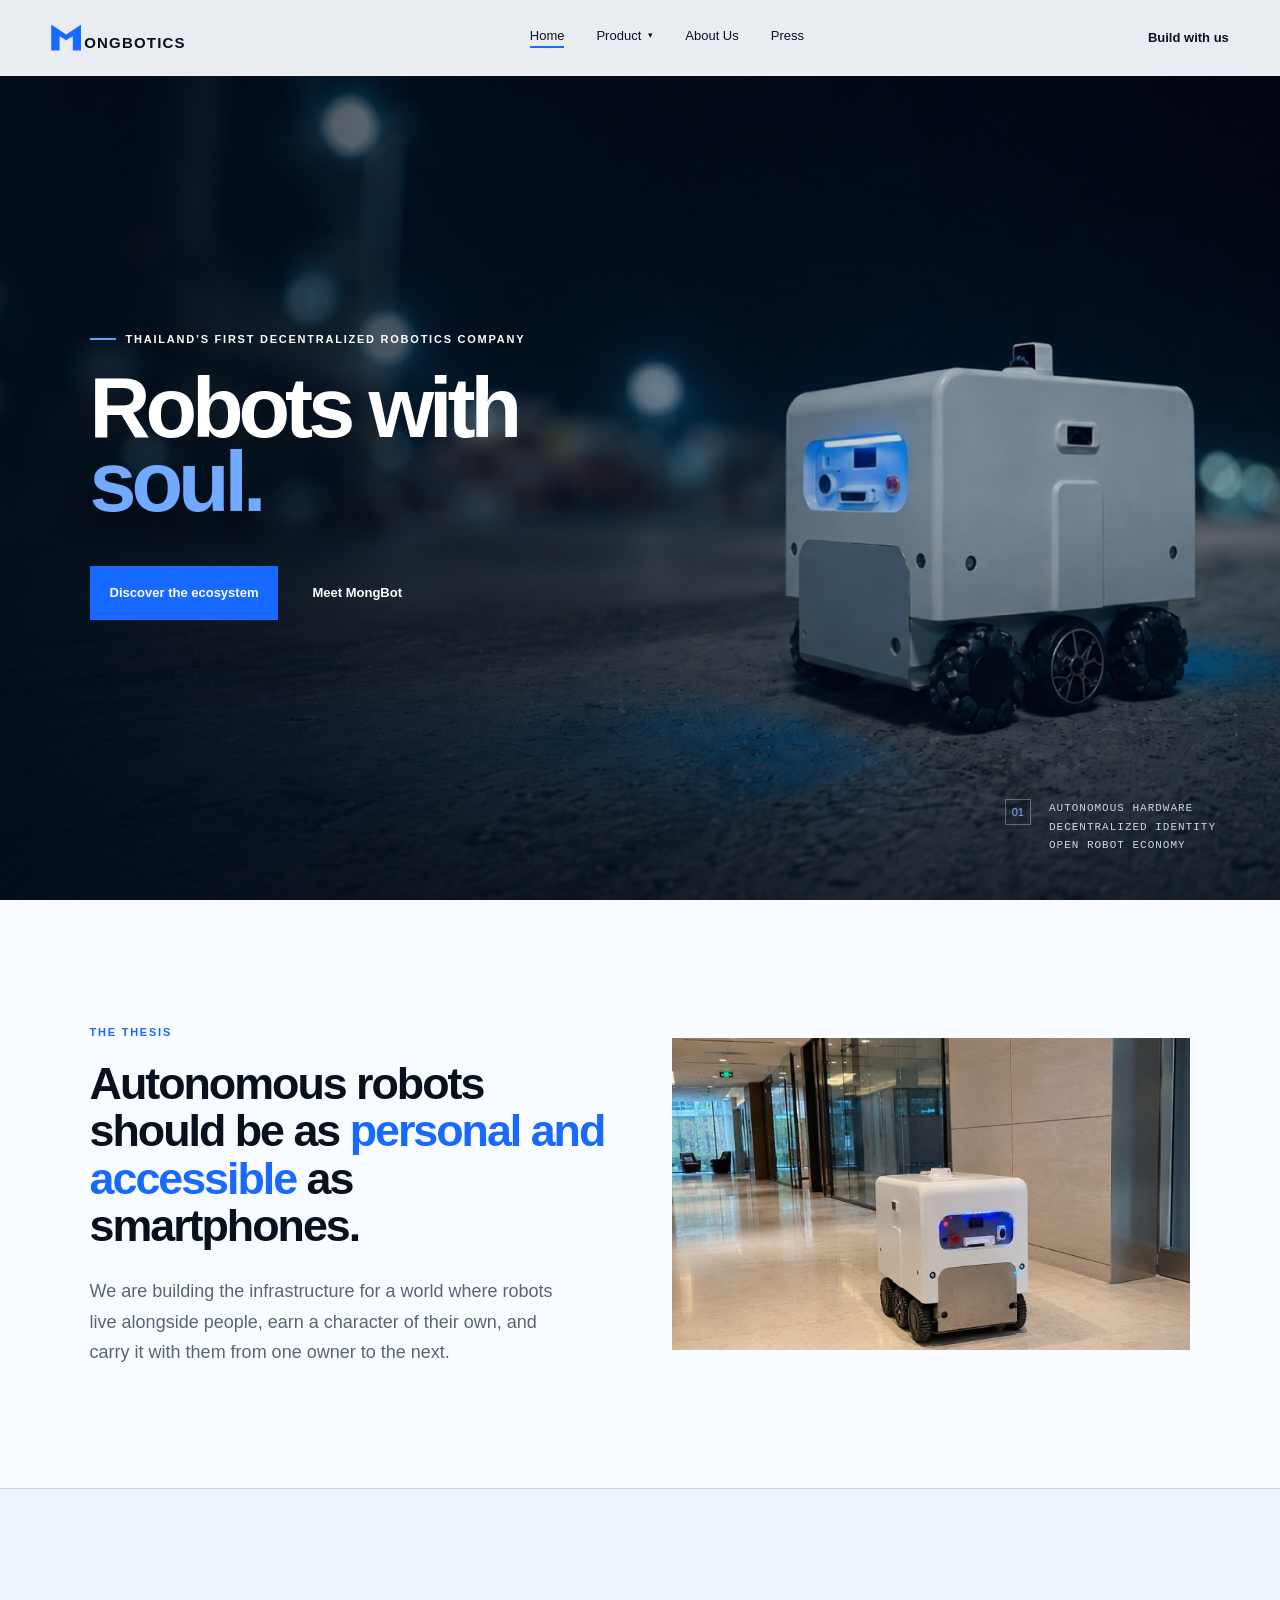
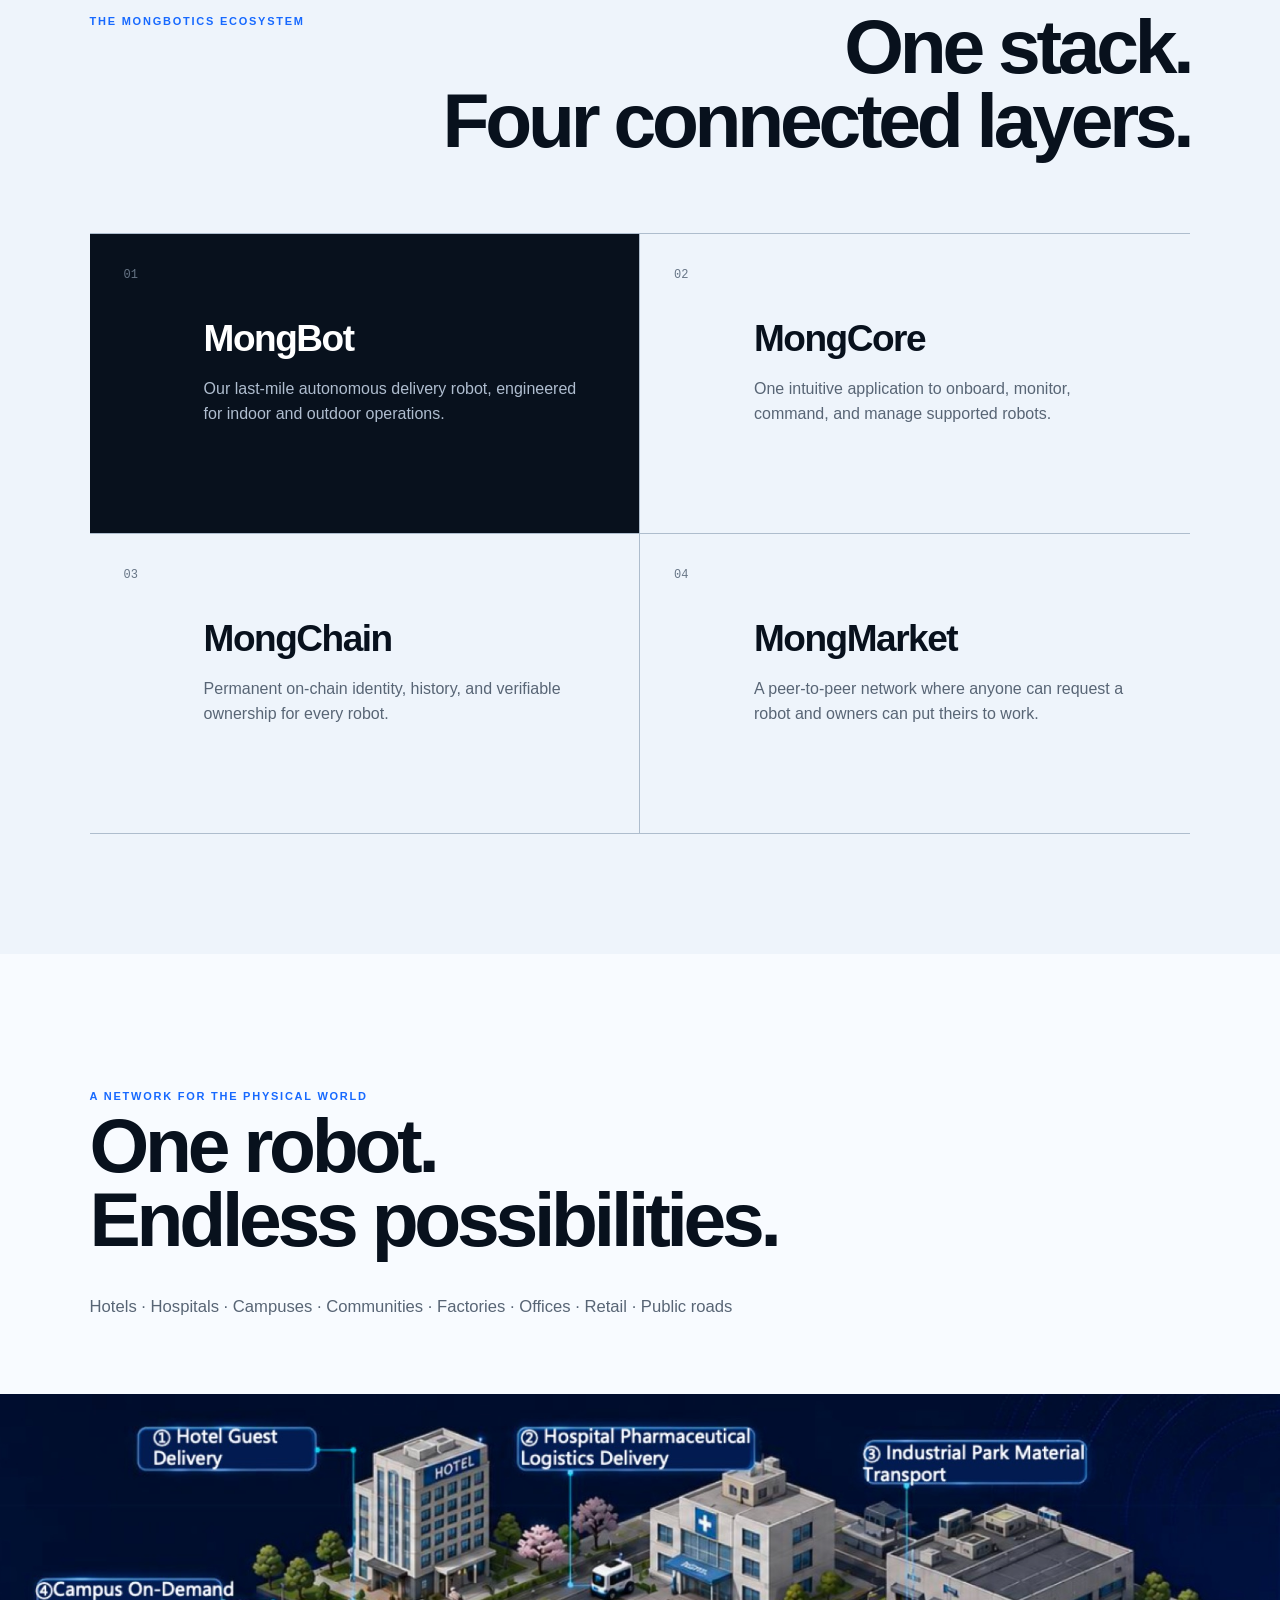
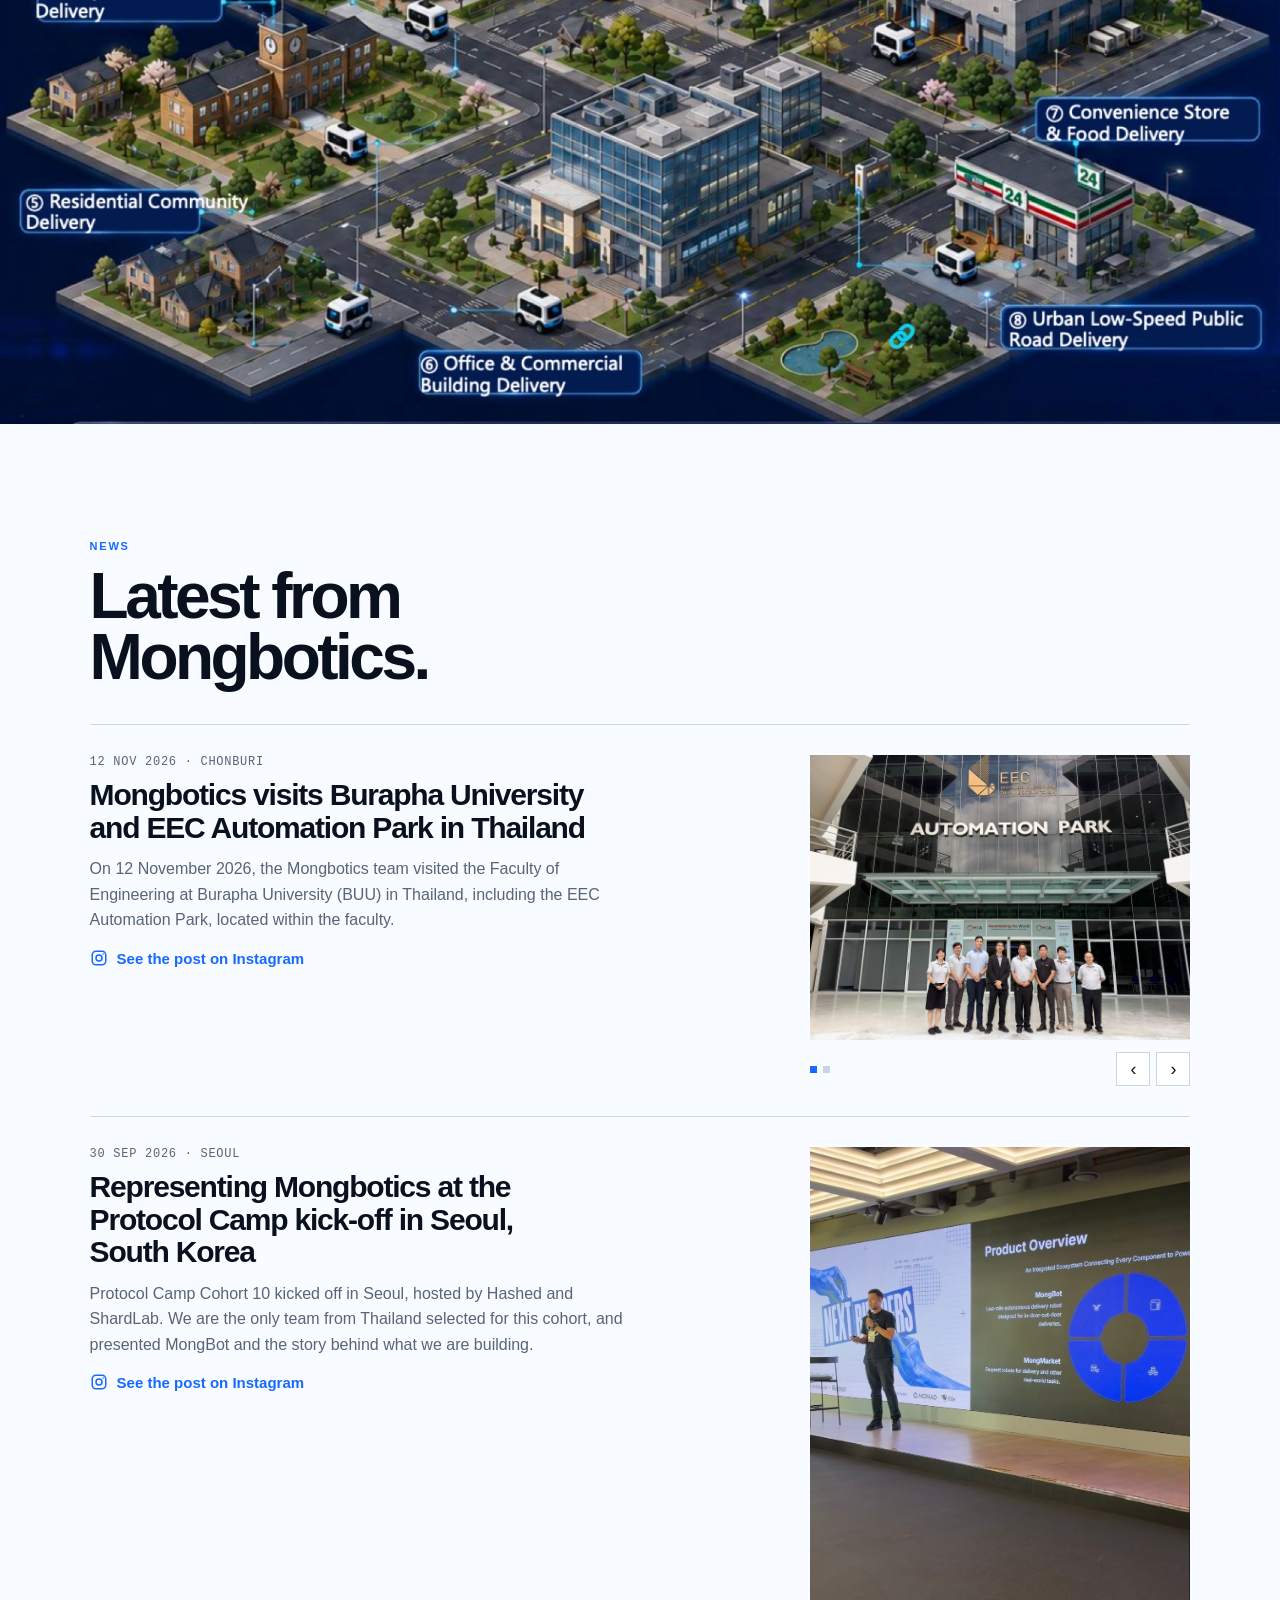
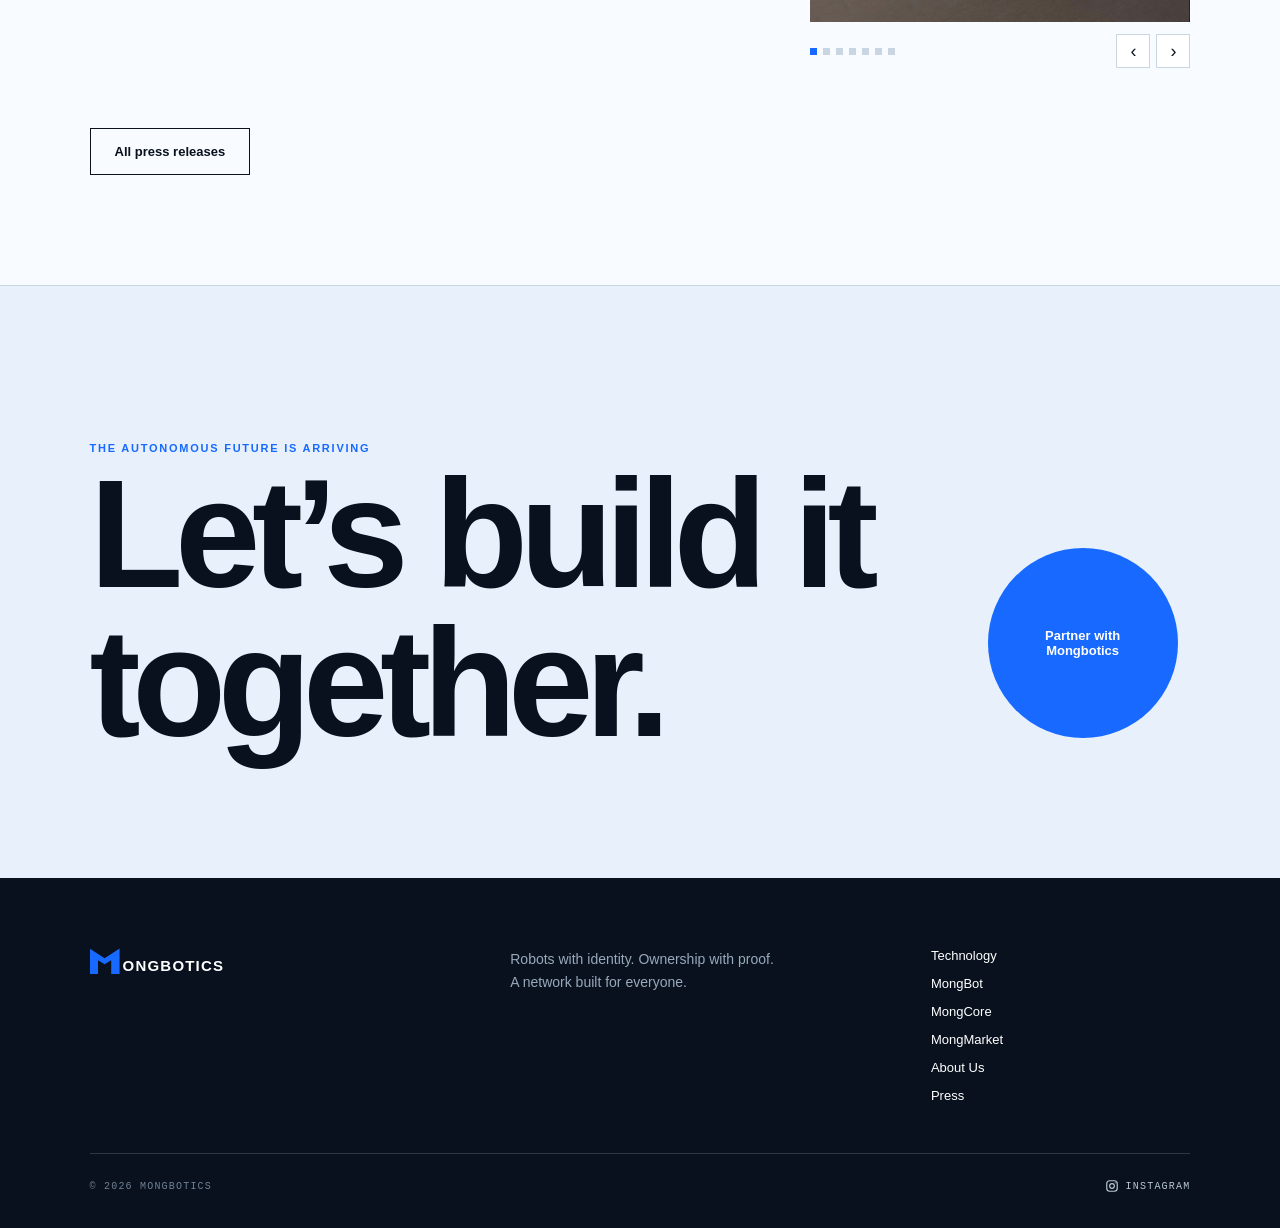
<file: index.html>
<!doctype html>
<html lang="en">
<head>
  <meta charset="utf-8">
  <meta name="viewport" content="width=device-width, initial-scale=1">
  <title>Mongbotics | Autonomous delivery, owned by anyone</title>
  <meta name="description" content="Thailand's first decentralized robotics company. The control, identity, and ownership layer for autonomous robots.">
  <meta property="og:title" content="Mongbotics | Autonomous delivery, owned by anyone">
  <meta property="og:description" content="Thailand's first decentralized robotics company. The control, identity, and ownership layer for autonomous robots.">
  <meta property="og:type" content="website">
  <meta property="og:image" content="og.png">
  <meta name="twitter:card" content="summary_large_image">
  <link rel="icon" href="favicon.svg?v=98de7afa" type="image/svg+xml">
  <link rel="stylesheet" href="styles.css?v=3945f2e9">
</head>
<body>
<main>

  <nav class="nav">
    <a class="brand" href="index.html"><span class="mark">M</span>ongbotics</a>
    <div class="links">
        <a href="index.html" class="active">Home</a>
        <div class="menu">
          <button type="button" class="menuBtn" aria-expanded="false" aria-controls="productMenu">
            Product <span class="caret" aria-hidden="true">&#9662;</span>
          </button>
          <div class="menuList" id="productMenu">
            <div class="menuInner">
          <a href="technology.html">Overview</a>
          <a href="mongbot.html">MongBot</a>
          <a href="mongcore.html">MongCore</a>
          <a href="mongmarket.html">MongMarket</a>
            </div>
          </div>
        </div>
        <a href="about.html">About Us</a>
        <a href="press.html">Press</a>
    </div>
    <a class="navCta" href="about.html#contact"><span class="navCtaText">Build with us</span></a>
    <button type="button" class="navBurger" aria-expanded="false" aria-controls="mobileNav" aria-label="Menu">
      <span aria-hidden="true"></span><span aria-hidden="true"></span><span aria-hidden="true"></span>
    </button>
  </nav>
  <div class="mobileNav" id="mobileNav" hidden>
    <a href="index.html" class="active">Home</a>
    <a href="technology.html">Overview</a>
    <a href="mongbot.html">MongBot</a>
    <a href="mongcore.html">MongCore</a>
    <a href="mongmarket.html">MongMarket</a>
    <a href="about.html">About Us</a>
    <a href="press.html">Press</a>
    <a class="mobileCta" href="about.html#contact">Build with us</a>
  </div>

  <section id="top" class="hero">
    <img class="heroImage" src="images/construction.jpg" alt="A MongBot autonomous robot operating at night">
    <div class="heroShade"></div>
    <div class="heroCopy">
      <p class="eyebrow"><span></span> Thailand&#8217;s first decentralized robotics company</p>
      <h1>Robots with<br><em>soul.</em></h1>
      <div class="actions">
        <a class="primary" href="#ecosystem">Discover the ecosystem</a>
        <a class="textLink" href="mongbot.html">Meet MongBot</a>
      </div>
    </div>
    <div class="heroMeta">
      <span>01</span>
      <p>Autonomous hardware<br>Decentralized identity<br>Open robot economy</p>
    </div>
  </section>

  <section class="vision">
    <div class="visionCopy">
      <p class="sectionTag">The thesis</p>
      <h2>Autonomous robots should be as <span>personal and accessible</span> as smartphones.</h2>
      <p class="visionBody">We are building the infrastructure for a world where robots live alongside people, earn a character of their own, and carry it with them from one owner to the next.</p>
    </div>
    <img src="images/vision.jpg" alt="A MongBot robot working inside a modern office building">
  </section>

  <section id="ecosystem" class="ecosystem">
    <div class="sectionHead">
      <p class="sectionTag">The Mongbotics ecosystem</p>
      <h2>One stack.<br>Four connected layers.</h2>
    </div>
    <div class="productGrid">
      <article class="product featured">
        <span class="number">01</span>
        <div>
          <h3>MongBot</h3>
          <p>Our last-mile autonomous delivery robot, engineered for indoor and outdoor operations.</p>
        </div>
        <a href="mongbot.html" aria-label="Explore MongBot"></a>
      </article>
      <article class="product">
        <span class="number">02</span>
        <div>
          <h3>MongCore</h3>
          <p>One intuitive application to onboard, monitor, command, and manage supported robots.</p>
        </div>
        <a href="mongcore.html" aria-label="Explore MongCore"></a>
      </article>
      <article class="product">
        <span class="number">03</span>
        <div>
          <h3>MongChain</h3>
          <p>Permanent on-chain identity, history, and verifiable ownership for every robot.</p>
        </div>
        <a href="technology.html" aria-label="Explore MongChain"></a>
      </article>
      <article class="product">
        <span class="number">04</span>
        <div>
          <h3>MongMarket</h3>
          <p>A peer-to-peer network where anyone can request a robot and owners can put theirs to work.</p>
        </div>
        <a href="mongmarket.html" aria-label="Explore MongMarket"></a>
      </article>
    </div>
  </section>

  <section class="network">
    <div class="networkCopy">
      <p class="sectionTag">A network for the physical world</p>
      <h2>One robot.<br>Endless possibilities.</h2>
      <p class="networkTags">Hotels &#183; Hospitals &#183; Campuses &#183; Communities &#183; Factories &#183; Offices &#183; Retail &#183; Public roads</p>
    </div>
    <img src="images/network.jpg" alt="An isometric city showing MongBot delivering to hotels, hospitals, campuses, residential communities, offices, convenience stores and public roads">
  </section>


  <section class="newsList newsHome">
    <div class="newsHead">
      <p class="sectionTag">News</p>
      <h2>Latest from<br>Mongbotics.</h2>
    </div>
    <article class="newsItem hasPhoto" id="burapha-university">
      <div>
        <p class="newsDate">12 Nov 2026 &#183; Chonburi</p>
        <h3><a href="press-burapha-university.html">Mongbotics visits Burapha University and EEC Automation Park in Thailand</a></h3>
        <p>On 12 November 2026, the Mongbotics team visited the Faculty of Engineering at Burapha University (BUU) in Thailand, including the EEC Automation Park, located within the faculty.</p>
        <a class="igLink" href="https://www.instagram.com/p/Dfonx_ko_Nk/" target="_blank" rel="noopener"><svg class="igIcon" viewBox="0 0 24 24" fill="none" stroke="currentColor" stroke-width="2" aria-hidden="true" focusable="false"><rect x="3" y="3" width="18" height="18" rx="5"/><circle cx="12" cy="12" r="4"/><circle cx="17.5" cy="6.5" r="1" fill="currentColor" stroke="none"/></svg>See the post on Instagram</a>
      </div>
      <div class="gal galWide">
        <div class="galFrame">
          <img src="images/news/burapha-1.jpg" alt="A group photo in front of the EEC Automation Park building at Burapha University" class="on">
          <img src="images/news/burapha-2.jpg" alt="A group photo in the e-F@ctory showroom at EEC Automation Park" loading="lazy">
        </div>
        <div class="galCtl">
          <div class="galDots"><button type="button" aria-label="Photo 1"></button><button type="button" aria-label="Photo 2"></button></div>
          <div class="galBtns"><button type="button" class="galPrev" aria-label="Previous photo">&#8249;</button><button type="button" class="galNext" aria-label="Next photo">&#8250;</button></div>
        </div>
      </div>
    </article>
    <article class="newsItem hasPhoto" id="protocol-camp-seoul">
      <div>
        <p class="newsDate">30 Sep 2026 &#183; Seoul</p>
        <h3><a href="press-protocol-camp-seoul.html">Representing Mongbotics at the Protocol Camp kick-off in Seoul, South Korea</a></h3>
        <p>Protocol Camp Cohort 10 kicked off in Seoul, hosted by Hashed and ShardLab. We are the only team from Thailand selected for this cohort, and presented MongBot and the story behind what we are building.</p>
        <a class="igLink" href="https://www.instagram.com/p/DeI51D9Cf61/" target="_blank" rel="noopener"><svg class="igIcon" viewBox="0 0 24 24" fill="none" stroke="currentColor" stroke-width="2" aria-hidden="true" focusable="false"><rect x="3" y="3" width="18" height="18" rx="5"/><circle cx="12" cy="12" r="4"/><circle cx="17.5" cy="6.5" r="1" fill="currentColor" stroke="none"/></svg>See the post on Instagram</a>
      </div>
      <div class="gal">
        <div class="galFrame">
          <img src="images/news/protocol-camp-5.jpg" alt="Presenting the MongBot product overview on stage at the Protocol Camp kick-off in Seoul" class="on">
          <img src="images/news/protocol-camp-4.jpg" alt="The Mongbotics presentation seen from the audience at Protocol Camp" loading="lazy">
          <img src="images/news/protocol-camp-6.jpg" alt="At the Next Builders wall at Protocol Camp in Seoul" loading="lazy">
          <img src="images/news/protocol-camp-7.jpg" alt="A selfie in front of the Next Builders wall at Protocol Camp" loading="lazy">
          <img src="images/news/protocol-camp-1.jpg" alt="Welcome remarks on stage at the Protocol Camp Cohort 10 kick-off" loading="lazy">
          <img src="images/news/protocol-camp-2.jpg" alt="On stage at the Protocol Camp Cohort 10 kick-off" loading="lazy">
          <img src="images/news/protocol-camp-3.jpg" alt="The AI panel talk at the Protocol Camp Cohort 10 kick-off" loading="lazy">
        </div>
        <div class="galCtl">
          <div class="galDots"><button type="button" aria-label="Photo 1"></button><button type="button" aria-label="Photo 2"></button><button type="button" aria-label="Photo 3"></button><button type="button" aria-label="Photo 4"></button><button type="button" aria-label="Photo 5"></button><button type="button" aria-label="Photo 6"></button><button type="button" aria-label="Photo 7"></button></div>
          <div class="galBtns"><button type="button" class="galPrev" aria-label="Previous photo">&#8249;</button><button type="button" class="galNext" aria-label="Next photo">&#8250;</button></div>
        </div>
      </div>
    </article>
    <a class="newsMore" href="press.html">All press releases</a>
  </section>

  <section class="cta">
    <p class="sectionTag">The autonomous future is arriving</p>
    <h2>Let&#8217;s build it<br>together.</h2>
    <a href="about.html#contact">Partner with Mongbotics</a>
  </section>

</main>
<footer>
  <a class="brand" href="index.html"><span class="mark">M</span>ongbotics</a>
  <p>Robots with identity. Ownership with proof.<br>A network built for everyone.</p>
  <div>
    <a href="technology.html">Technology</a>
    <a href="mongbot.html">MongBot</a>
    <a href="mongcore.html">MongCore</a>
    <a href="mongmarket.html">MongMarket</a>
    <a href="about.html">About Us</a>
    <a href="press.html">Press</a>
  </div>
  <span>&#169; 2026 Mongbotics
    <a class="igLink" href="https://www.instagram.com/mongbotics/" target="_blank" rel="noopener"><svg class="igIcon" viewBox="0 0 24 24" fill="none" stroke="currentColor" stroke-width="2" aria-hidden="true" focusable="false"><rect x="3" y="3" width="18" height="18" rx="5"/><circle cx="12" cy="12" r="4"/><circle cx="17.5" cy="6.5" r="1" fill="currentColor" stroke="none"/></svg>Instagram</a>
  </span>
</footer>
<script>
// The dropdown opens on hover and on keyboard focus through CSS alone. This
// adds click, which is what a trackpad tap and a touch device actually send,
// plus Escape and click-outside to close it again.
(function () {
  var menu = document.querySelector(".menu");
  if (!menu) return;
  var btn = menu.querySelector(".menuBtn");

  function close() {
    menu.classList.remove("open");
    btn.setAttribute("aria-expanded", "false");
  }

  btn.addEventListener("click", function (e) {
    e.stopPropagation();
    var open = menu.classList.toggle("open");
    btn.setAttribute("aria-expanded", open ? "true" : "false");
  });

  document.addEventListener("click", function (e) {
    if (!menu.contains(e.target)) close();
  });

  document.addEventListener("keydown", function (e) {
    if (e.key === "Escape") {
      close();
      btn.focus();
    }
  });
})();

// The phone menu. The panel is hidden rather than display:none'd from CSS so
// that it stays out of the tab order while closed. Escape and a second tap on
// the burger both close it.
(function () {
  var burger = document.querySelector(".navBurger");
  var panel = document.getElementById("mobileNav");
  if (!burger || !panel) return;

  function set(open) {
    panel.hidden = !open;
    burger.setAttribute("aria-expanded", open ? "true" : "false");
    burger.classList.toggle("open", open);
    document.body.classList.toggle("navOpen", open);
  }

  burger.addEventListener("click", function () {
    set(panel.hidden);
  });

  panel.addEventListener("click", function (e) {
    if (e.target.tagName === "A") set(false);
  });

  document.addEventListener("keydown", function (e) {
    if (e.key === "Escape" && !panel.hidden) {
      set(false);
      burger.focus();
    }
  });

  // Coming back over the breakpoint with the panel open would otherwise leave
  // the body locked and a stray panel under the desktop nav.
  window.addEventListener("resize", function () {
    if (window.innerWidth > 800 && !panel.hidden) set(false);
  });
})();
</script>
<script>
document.querySelectorAll(".gal").forEach(function (g) {
  var imgs = g.querySelectorAll(".galFrame img"), dots = g.querySelectorAll(".galDots button");
  if (imgs.length < 2) return;
  var at = 0, timer, x0 = null;
  var still = window.matchMedia("(prefers-reduced-motion: reduce)").matches;
  function show(k) {
    at = (k + imgs.length) % imgs.length;
    imgs.forEach(function (m, j) { m.classList.toggle("on", j === at); });
    dots.forEach(function (d, j) { d.classList.toggle("on", j === at); });
  }
  function restart() {
    clearInterval(timer);
    if (!still) timer = setInterval(function () { show(at + 1); }, 3000);
  }
  function go(k) { show(k); restart(); }
  dots.forEach(function (d, j) { d.onclick = function () { go(j); }; });
  g.querySelector(".galPrev").onclick = function () { go(at - 1); };
  g.querySelector(".galNext").onclick = function () { go(at + 1); };
  var frame = g.querySelector(".galFrame");
  frame.addEventListener("pointerdown", function (e) { x0 = e.clientX; });
  frame.addEventListener("pointerup", function (e) {
    if (x0 === null) return;
    var dx = e.clientX - x0; x0 = null;
    if (Math.abs(dx) > 40) go(at + (dx < 0 ? 1 : -1));
  });
  // pause for a real mouse only: on a phone a tap counts as "mouse enter" and
  // there is never a "leave", so the slideshow would stop for good
  g.addEventListener("pointerenter", function (e) { if (e.pointerType === "mouse") clearInterval(timer); });
  g.addEventListener("pointerleave", function (e) { if (e.pointerType === "mouse") restart(); });
  frame.addEventListener("pointercancel", function () { x0 = null; });
  // the later photos load lazily; fetch them once the page has settled
  window.addEventListener("load", function () { imgs.forEach(function (m) { m.loading = "eager"; }); });
  show(0);
  restart();
});
</script>
</body>
</html>
</file>
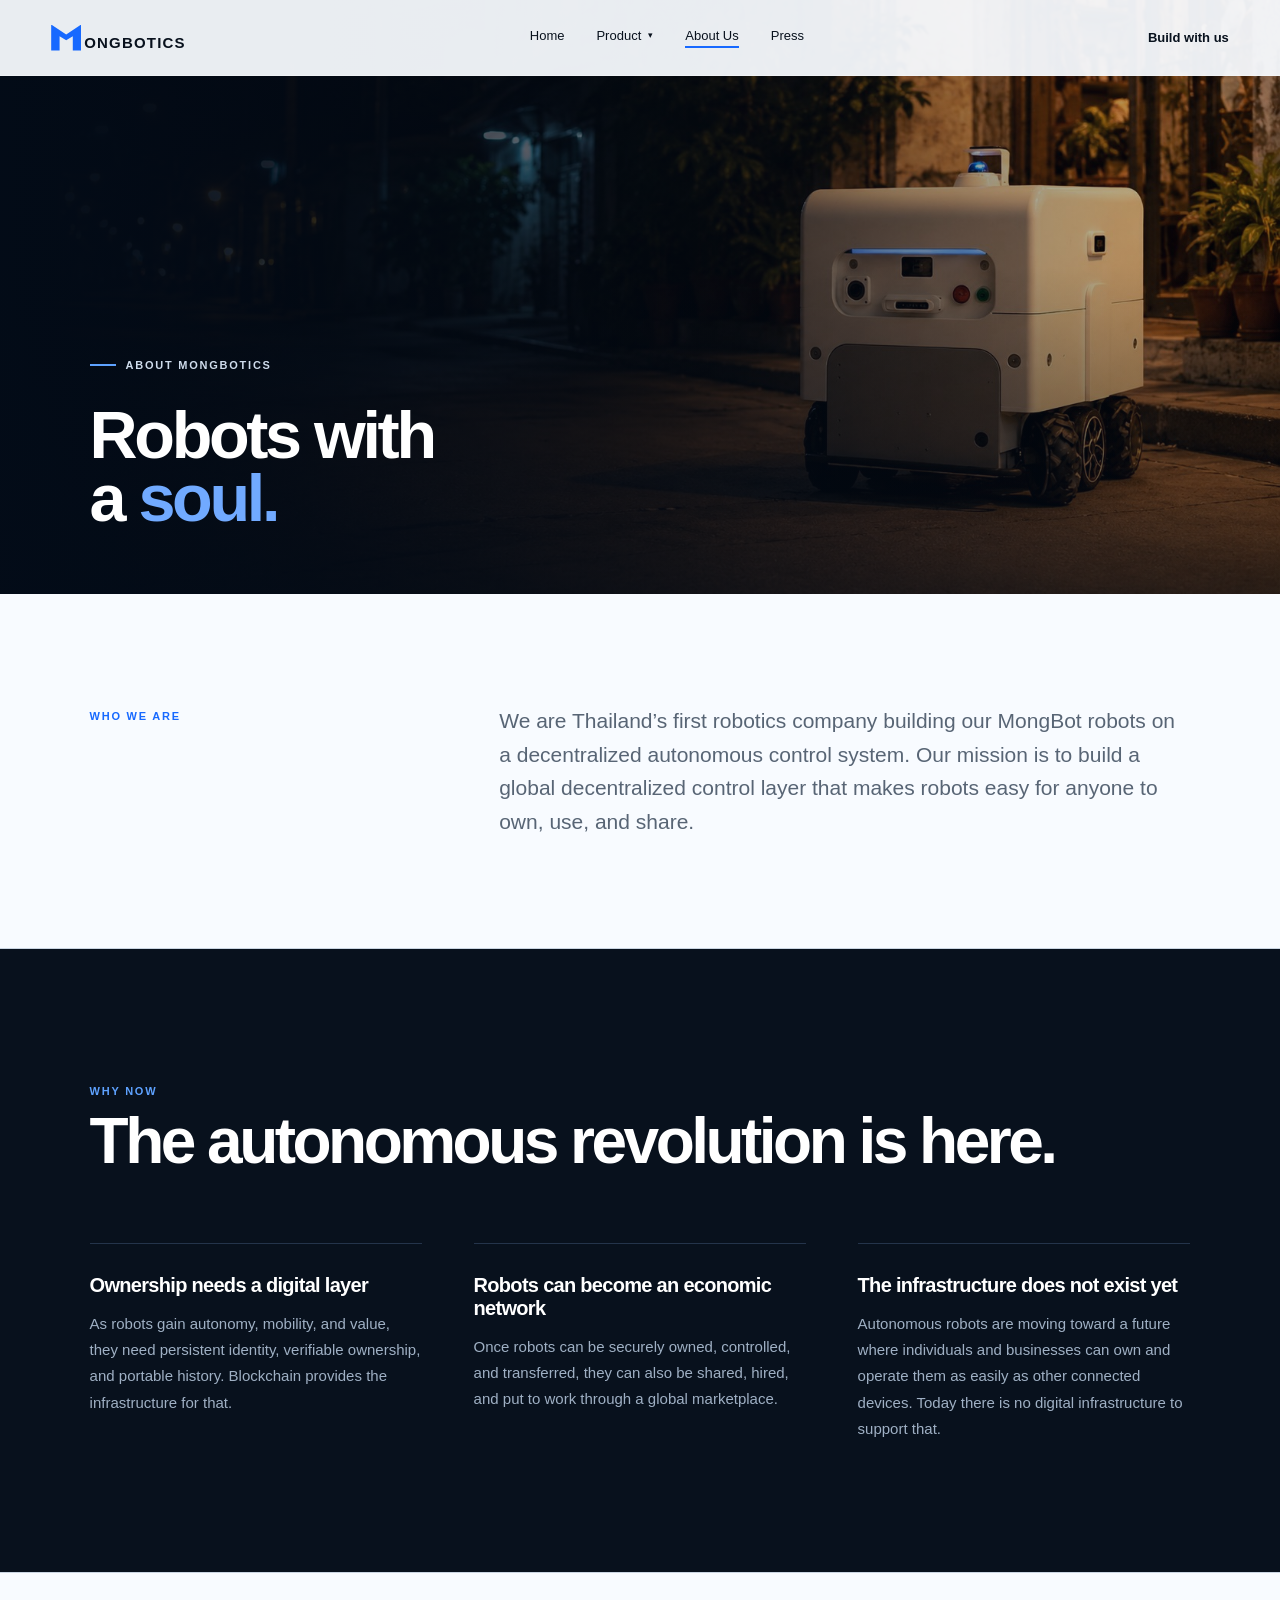
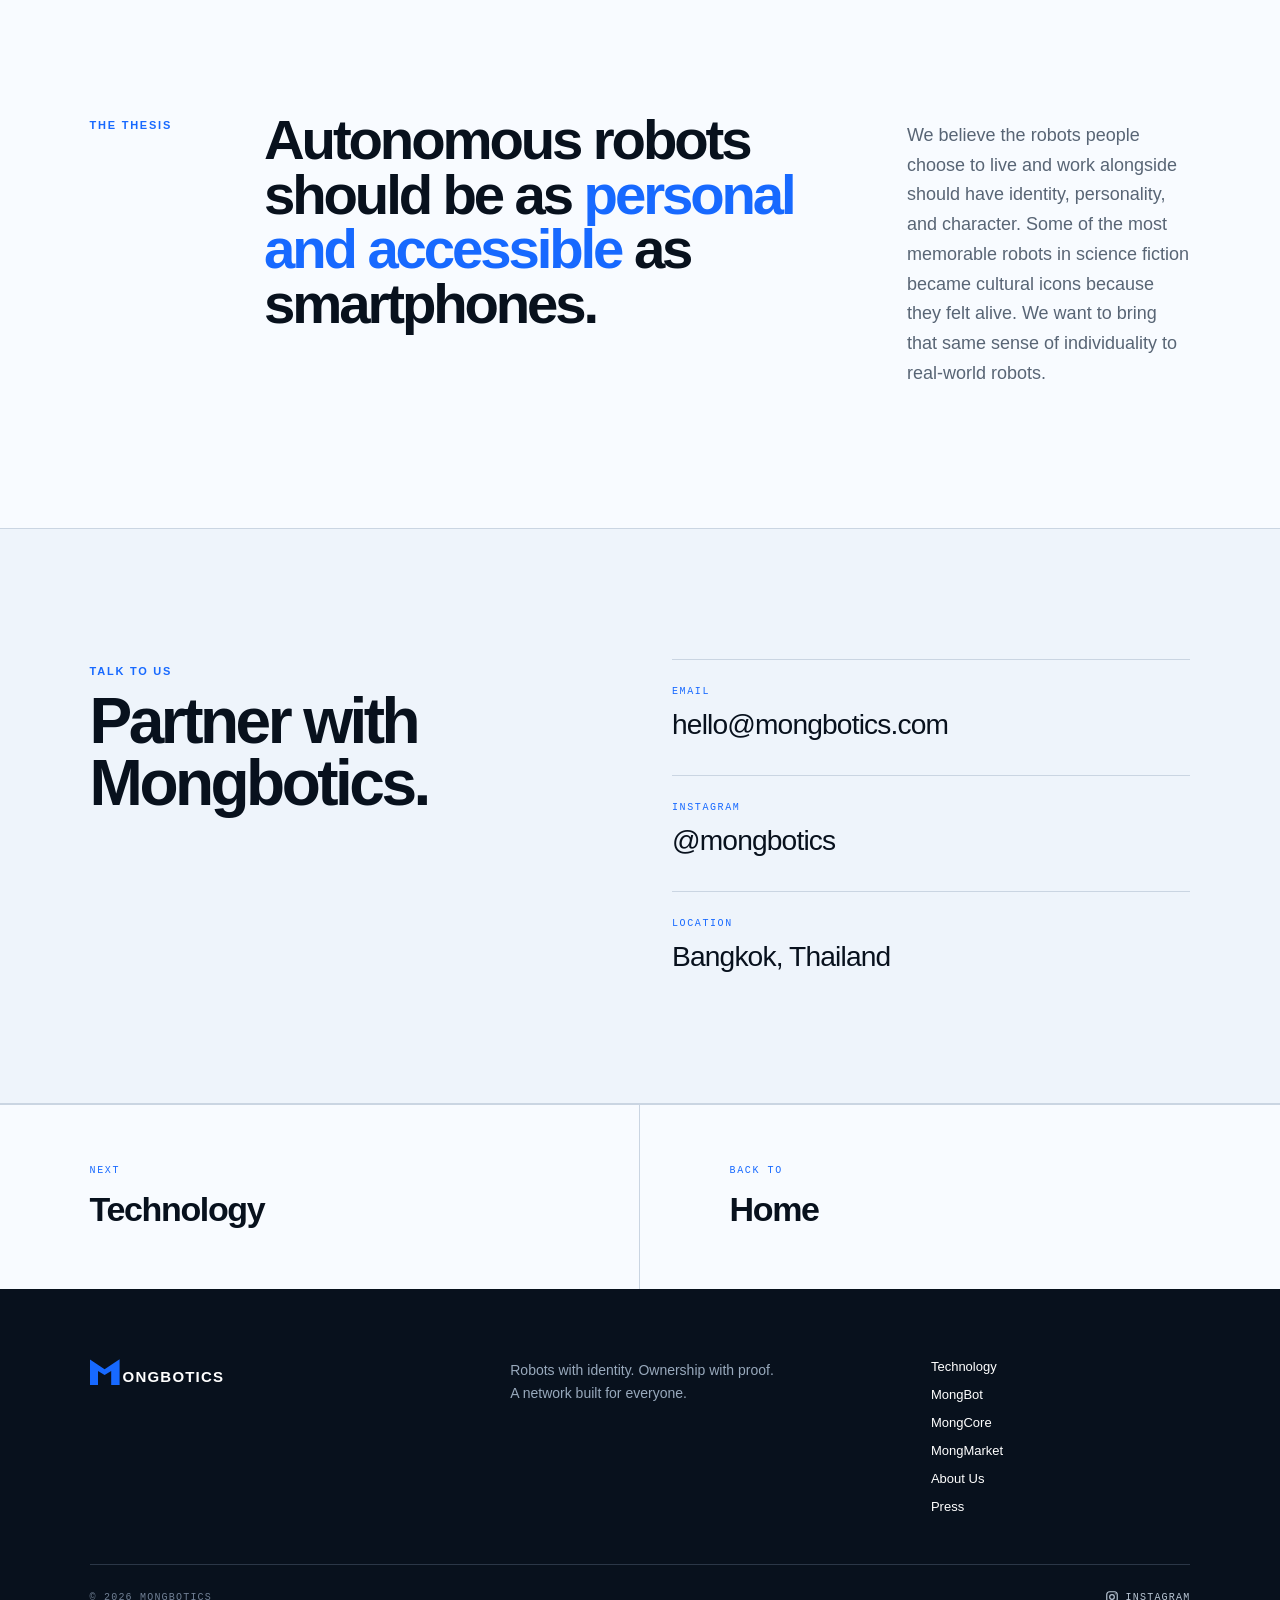
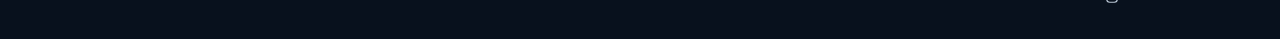
<file: about.html>
<!doctype html>
<html lang="en">
<head>
  <meta charset="utf-8">
  <meta name="viewport" content="width=device-width, initial-scale=1">
  <title>About Us | Mongbotics</title>
  <meta name="description" content="Thailand's first decentralized robotics company, building the control layer for personally owned autonomous robots.">
  <meta property="og:title" content="About Us | Mongbotics">
  <meta property="og:description" content="Thailand's first decentralized robotics company, building the control layer for personally owned autonomous robots.">
  <meta property="og:type" content="website">
  <meta property="og:image" content="og.png">
  <meta name="twitter:card" content="summary_large_image">
  <link rel="icon" href="favicon.svg?v=98de7afa" type="image/svg+xml">
  <link rel="stylesheet" href="styles.css?v=3945f2e9">
</head>
<body>
<main>

  <nav class="nav">
    <a class="brand" href="index.html"><span class="mark">M</span>ongbotics</a>
    <div class="links">
        <a href="index.html">Home</a>
        <div class="menu">
          <button type="button" class="menuBtn" aria-expanded="false" aria-controls="productMenu">
            Product <span class="caret" aria-hidden="true">&#9662;</span>
          </button>
          <div class="menuList" id="productMenu">
            <div class="menuInner">
          <a href="technology.html">Overview</a>
          <a href="mongbot.html">MongBot</a>
          <a href="mongcore.html">MongCore</a>
          <a href="mongmarket.html">MongMarket</a>
            </div>
          </div>
        </div>
        <a href="about.html" class="active">About Us</a>
        <a href="press.html">Press</a>
    </div>
    <a class="navCta" href="about.html#contact"><span class="navCtaText">Build with us</span></a>
    <button type="button" class="navBurger" aria-expanded="false" aria-controls="mobileNav" aria-label="Menu">
      <span aria-hidden="true"></span><span aria-hidden="true"></span><span aria-hidden="true"></span>
    </button>
  </nav>
  <div class="mobileNav" id="mobileNav" hidden>
    <a href="index.html">Home</a>
    <a href="technology.html">Overview</a>
    <a href="mongbot.html">MongBot</a>
    <a href="mongcore.html">MongCore</a>
    <a href="mongmarket.html">MongMarket</a>
    <a href="about.html" class="active">About Us</a>
    <a href="press.html">Press</a>
    <a class="mobileCta" href="about.html#contact">Build with us</a>
  </div>

  <section class="pageHero cropLow">
    <img src="images/about-hero.jpg" alt="A MongBot robot at rest on a quiet Bangkok street at night, warm light from a shopfront falling across it">
    <div class="heroShade"></div>
    <div class="pageHeroCopy">
      <p class="eyebrow"><span></span> About Mongbotics</p>
      <h1>Robots with<br>a <em>soul.</em></h1>
    </div>
  </section>

  <section class="pageIntro">
    <p class="sectionTag">Who we are</p>
    <p>We are Thailand&#8217;s first robotics company building our MongBot robots on a decentralized autonomous control system. Our mission is to build a global decentralized control layer that makes robots easy for anyone to own, use, and share.</p>
  </section>

  <section class="why">
    <p class="sectionTag">Why now</p>
    <h2>The autonomous revolution is here.</h2>
    <div class="whyGrid">
      <div>
        <h4>Ownership needs a digital layer</h4>
        <p>As robots gain autonomy, mobility, and value, they need persistent identity, verifiable ownership, and portable history. Blockchain provides the infrastructure for that.</p>
      </div>
      <div>
        <h4>Robots can become an economic network</h4>
        <p>Once robots can be securely owned, controlled, and transferred, they can also be shared, hired, and put to work through a global marketplace.</p>
      </div>
      <div>
        <h4>The infrastructure does not exist yet</h4>
        <p>Autonomous robots are moving toward a future where individuals and businesses can own and operate them as easily as other connected devices. Today there is no digital infrastructure to support that.</p>
      </div>
    </div>
  </section>

  <section class="manifesto">
    <p class="sectionTag">The thesis</p>
    <h2>Autonomous robots should be as <span>personal and accessible</span> as smartphones.</h2>
    <p class="manifestoBody">We believe the robots people choose to live and work alongside should have identity, personality, and character. Some of the most memorable robots in science fiction became cultural icons because they felt alive. We want to bring that same sense of individuality to real-world robots.</p>
  </section>

  <section class="reach" id="contact">
    <div>
      <p class="sectionTag">Talk to us</p>
      <h2>Partner with<br>Mongbotics.</h2>
    </div>
    <dl>
      <dt>Email</dt>
      <dd><a href="mailto:hello@mongbotics.com">hello@mongbotics.com</a></dd>
      <dt>Instagram</dt>
      <dd><a href="https://www.instagram.com/mongbotics/" target="_blank" rel="noopener">@mongbotics</a></dd>
      <dt>Location</dt>
      <dd>Bangkok, Thailand</dd>
    </dl>
  </section>

  <nav class="pageNext">
    <a href="technology.html"><span>Next</span><strong>Technology</strong></a>
    <a href="index.html"><span>Back to</span><strong>Home</strong></a>
  </nav>

</main>
<footer>
  <a class="brand" href="index.html"><span class="mark">M</span>ongbotics</a>
  <p>Robots with identity. Ownership with proof.<br>A network built for everyone.</p>
  <div>
    <a href="technology.html">Technology</a>
    <a href="mongbot.html">MongBot</a>
    <a href="mongcore.html">MongCore</a>
    <a href="mongmarket.html">MongMarket</a>
    <a href="about.html">About Us</a>
    <a href="press.html">Press</a>
  </div>
  <span>&#169; 2026 Mongbotics
    <a class="igLink" href="https://www.instagram.com/mongbotics/" target="_blank" rel="noopener"><svg class="igIcon" viewBox="0 0 24 24" fill="none" stroke="currentColor" stroke-width="2" aria-hidden="true" focusable="false"><rect x="3" y="3" width="18" height="18" rx="5"/><circle cx="12" cy="12" r="4"/><circle cx="17.5" cy="6.5" r="1" fill="currentColor" stroke="none"/></svg>Instagram</a>
  </span>
</footer>
<script>
// The dropdown opens on hover and on keyboard focus through CSS alone. This
// adds click, which is what a trackpad tap and a touch device actually send,
// plus Escape and click-outside to close it again.
(function () {
  var menu = document.querySelector(".menu");
  if (!menu) return;
  var btn = menu.querySelector(".menuBtn");

  function close() {
    menu.classList.remove("open");
    btn.setAttribute("aria-expanded", "false");
  }

  btn.addEventListener("click", function (e) {
    e.stopPropagation();
    var open = menu.classList.toggle("open");
    btn.setAttribute("aria-expanded", open ? "true" : "false");
  });

  document.addEventListener("click", function (e) {
    if (!menu.contains(e.target)) close();
  });

  document.addEventListener("keydown", function (e) {
    if (e.key === "Escape") {
      close();
      btn.focus();
    }
  });
})();

// The phone menu. The panel is hidden rather than display:none'd from CSS so
// that it stays out of the tab order while closed. Escape and a second tap on
// the burger both close it.
(function () {
  var burger = document.querySelector(".navBurger");
  var panel = document.getElementById("mobileNav");
  if (!burger || !panel) return;

  function set(open) {
    panel.hidden = !open;
    burger.setAttribute("aria-expanded", open ? "true" : "false");
    burger.classList.toggle("open", open);
    document.body.classList.toggle("navOpen", open);
  }

  burger.addEventListener("click", function () {
    set(panel.hidden);
  });

  panel.addEventListener("click", function (e) {
    if (e.target.tagName === "A") set(false);
  });

  document.addEventListener("keydown", function (e) {
    if (e.key === "Escape" && !panel.hidden) {
      set(false);
      burger.focus();
    }
  });

  // Coming back over the breakpoint with the panel open would otherwise leave
  // the body locked and a stray panel under the desktop nav.
  window.addEventListener("resize", function () {
    if (window.innerWidth > 800 && !panel.hidden) set(false);
  });
})();
</script>
</body>
</html>
</file>
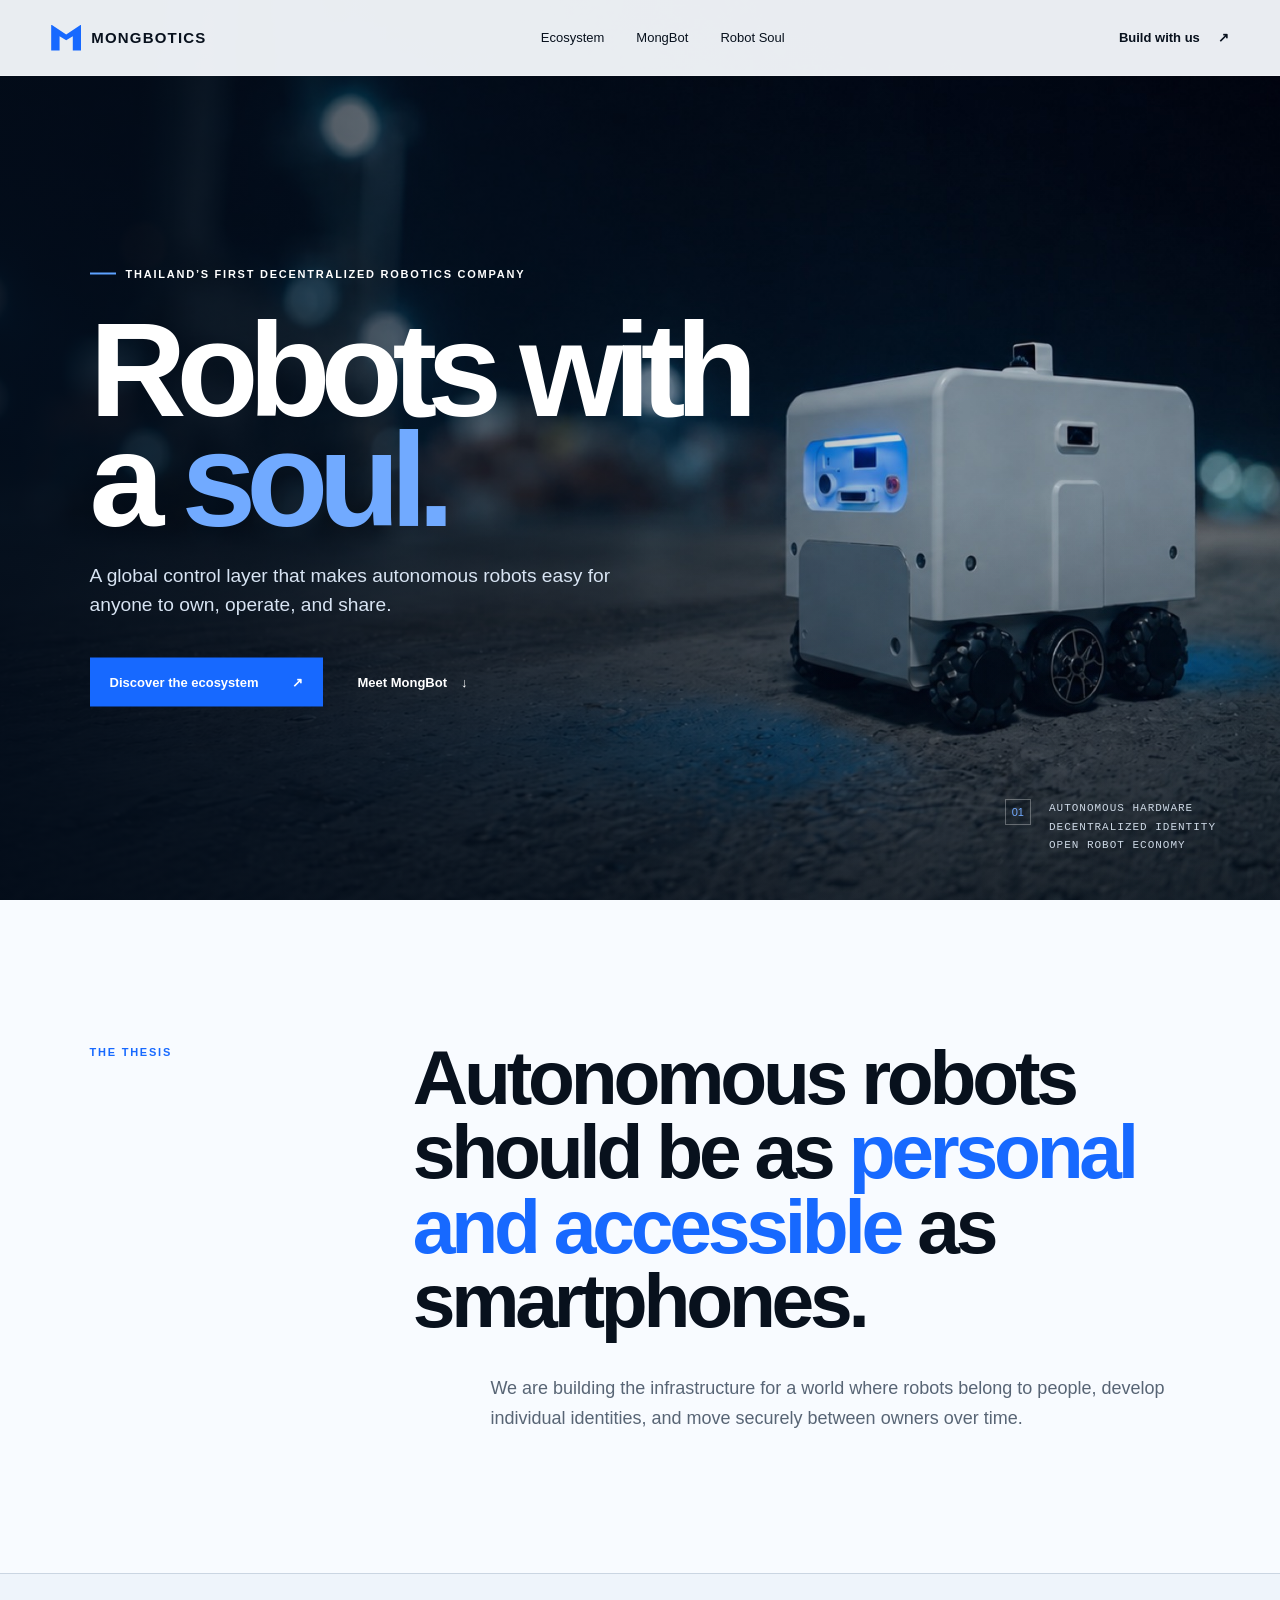
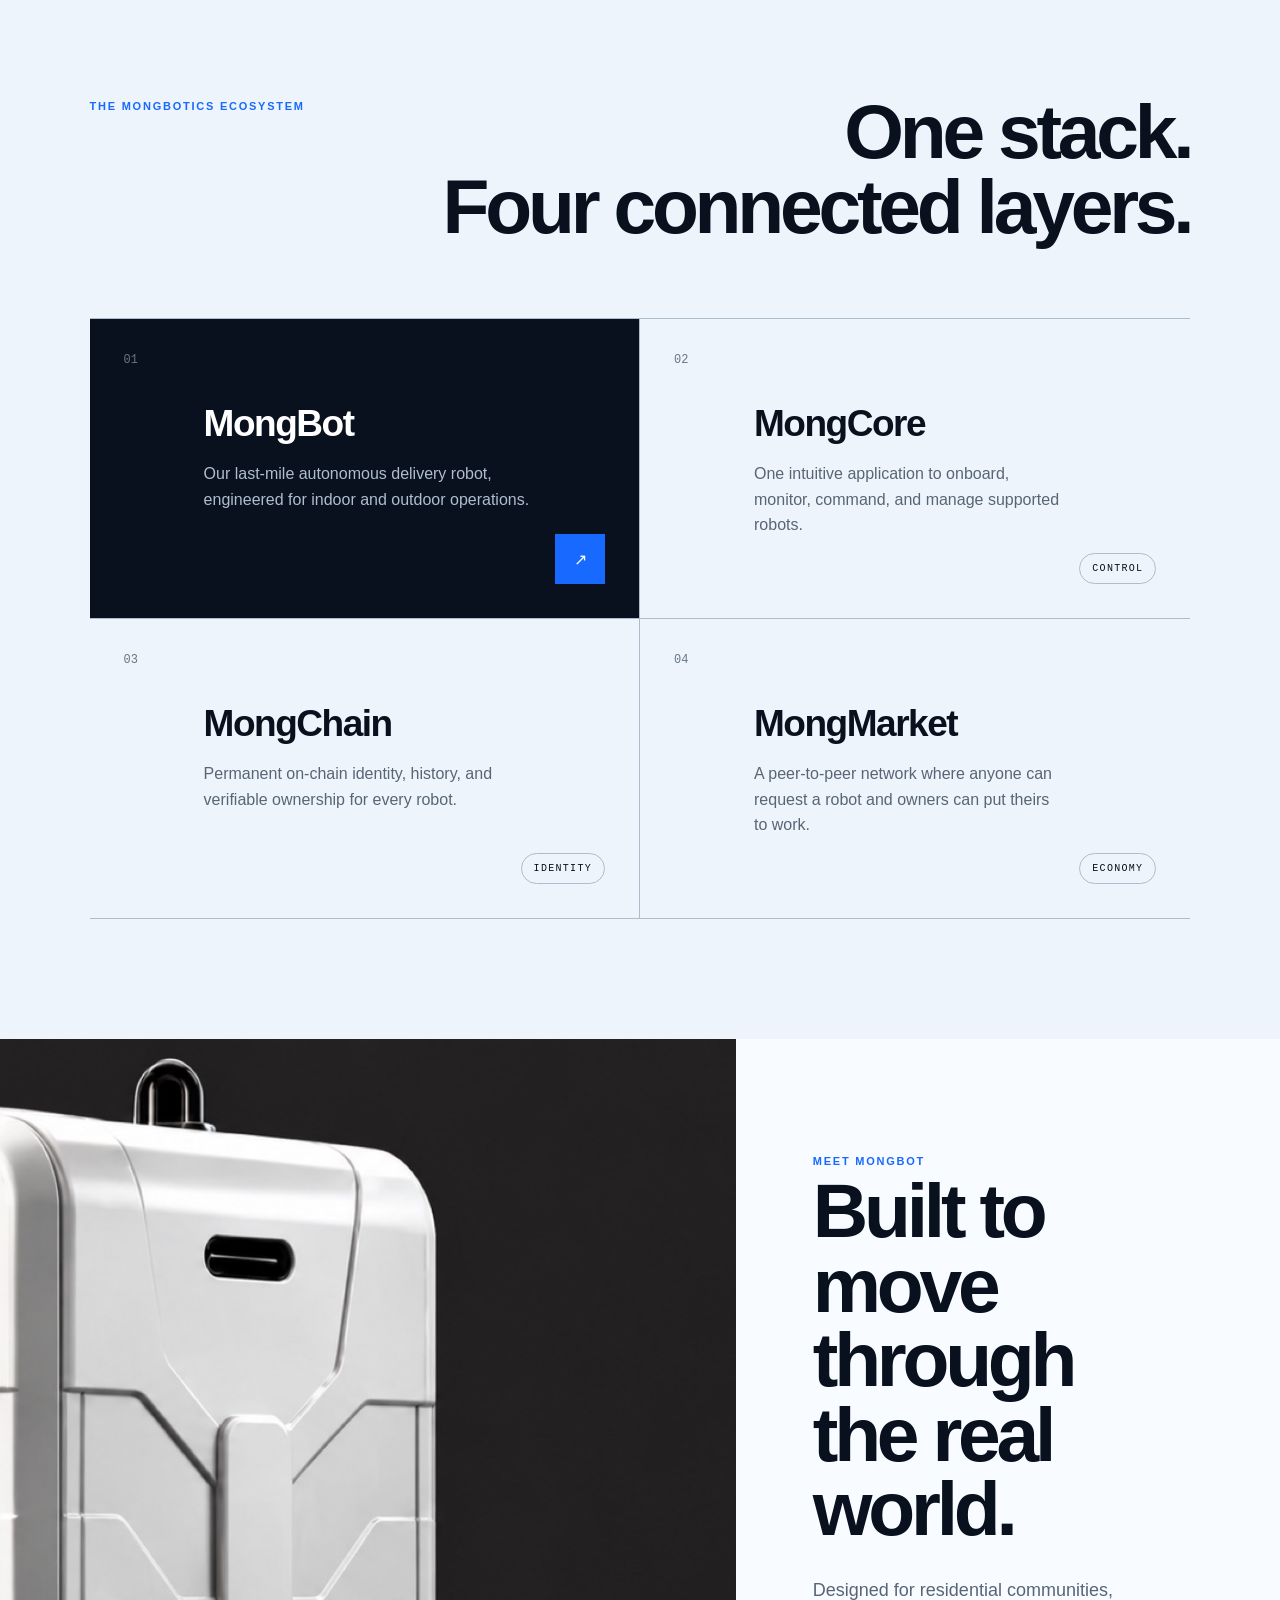
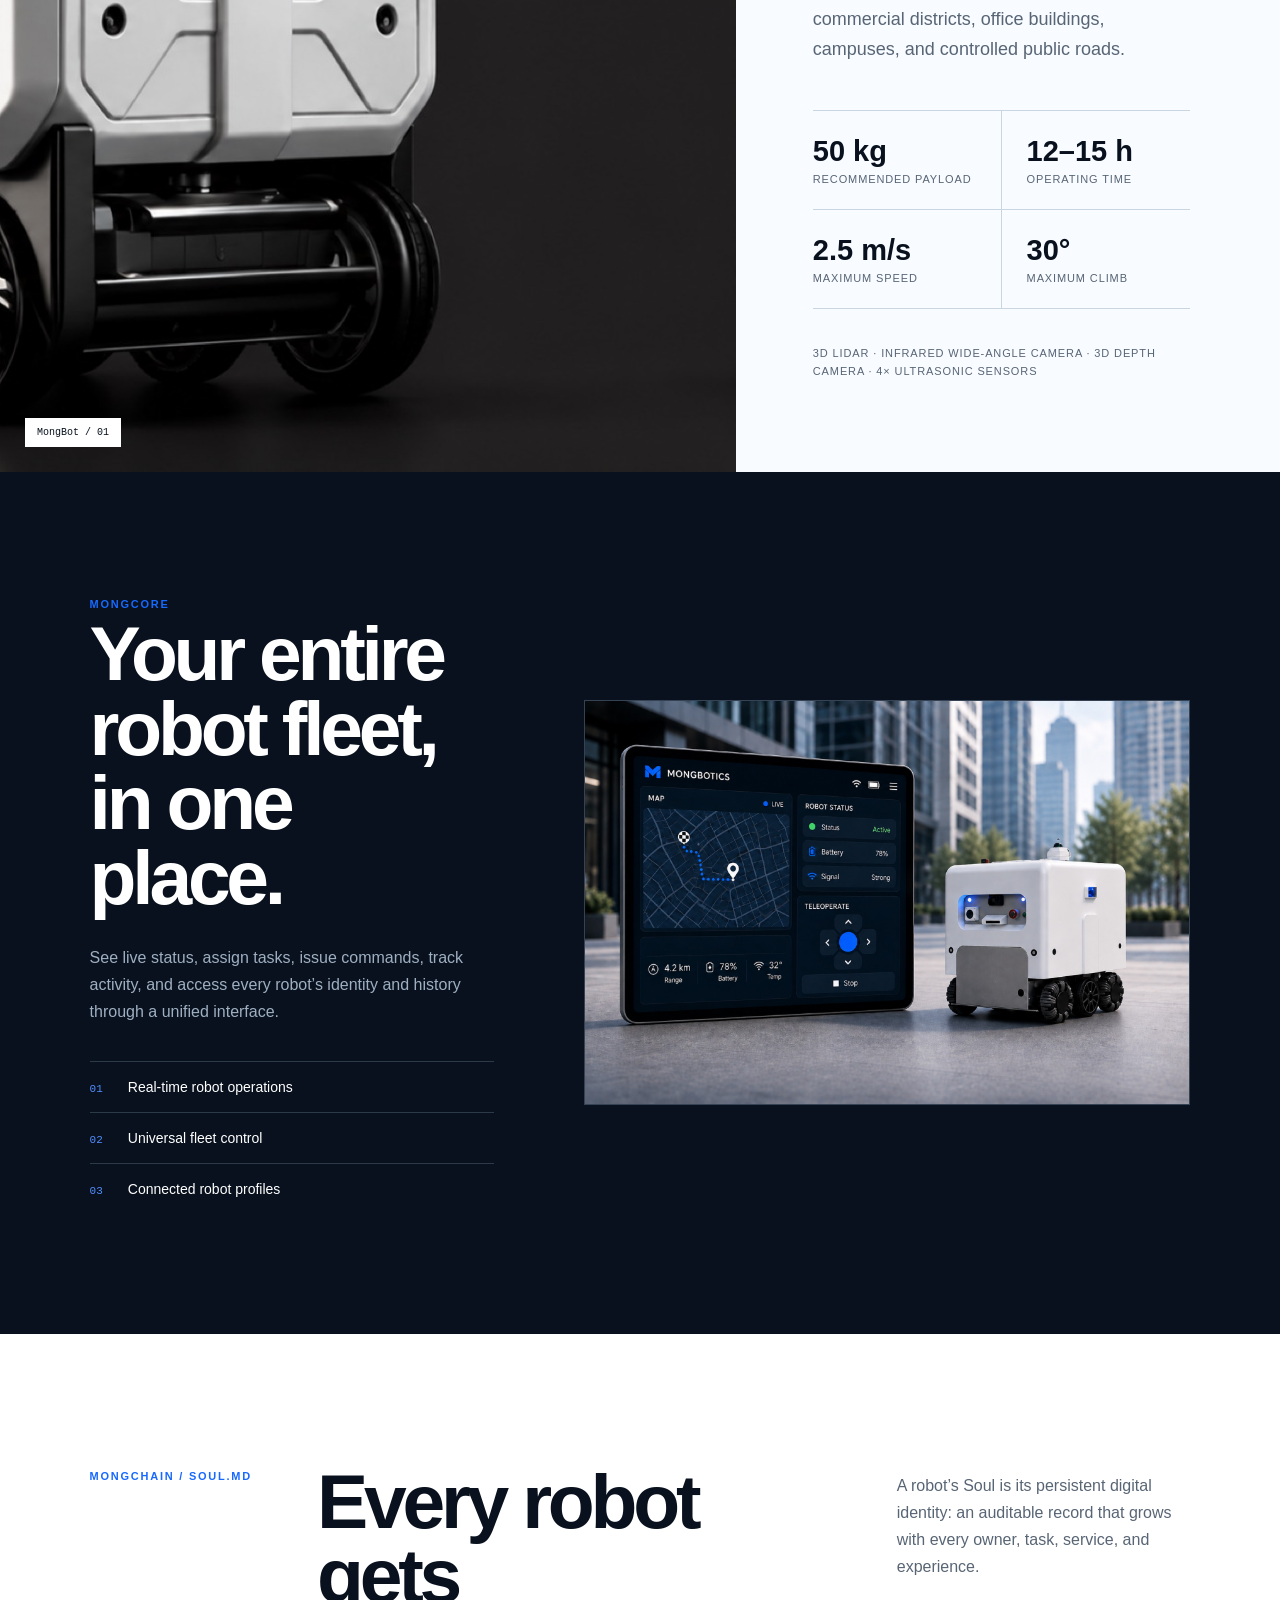
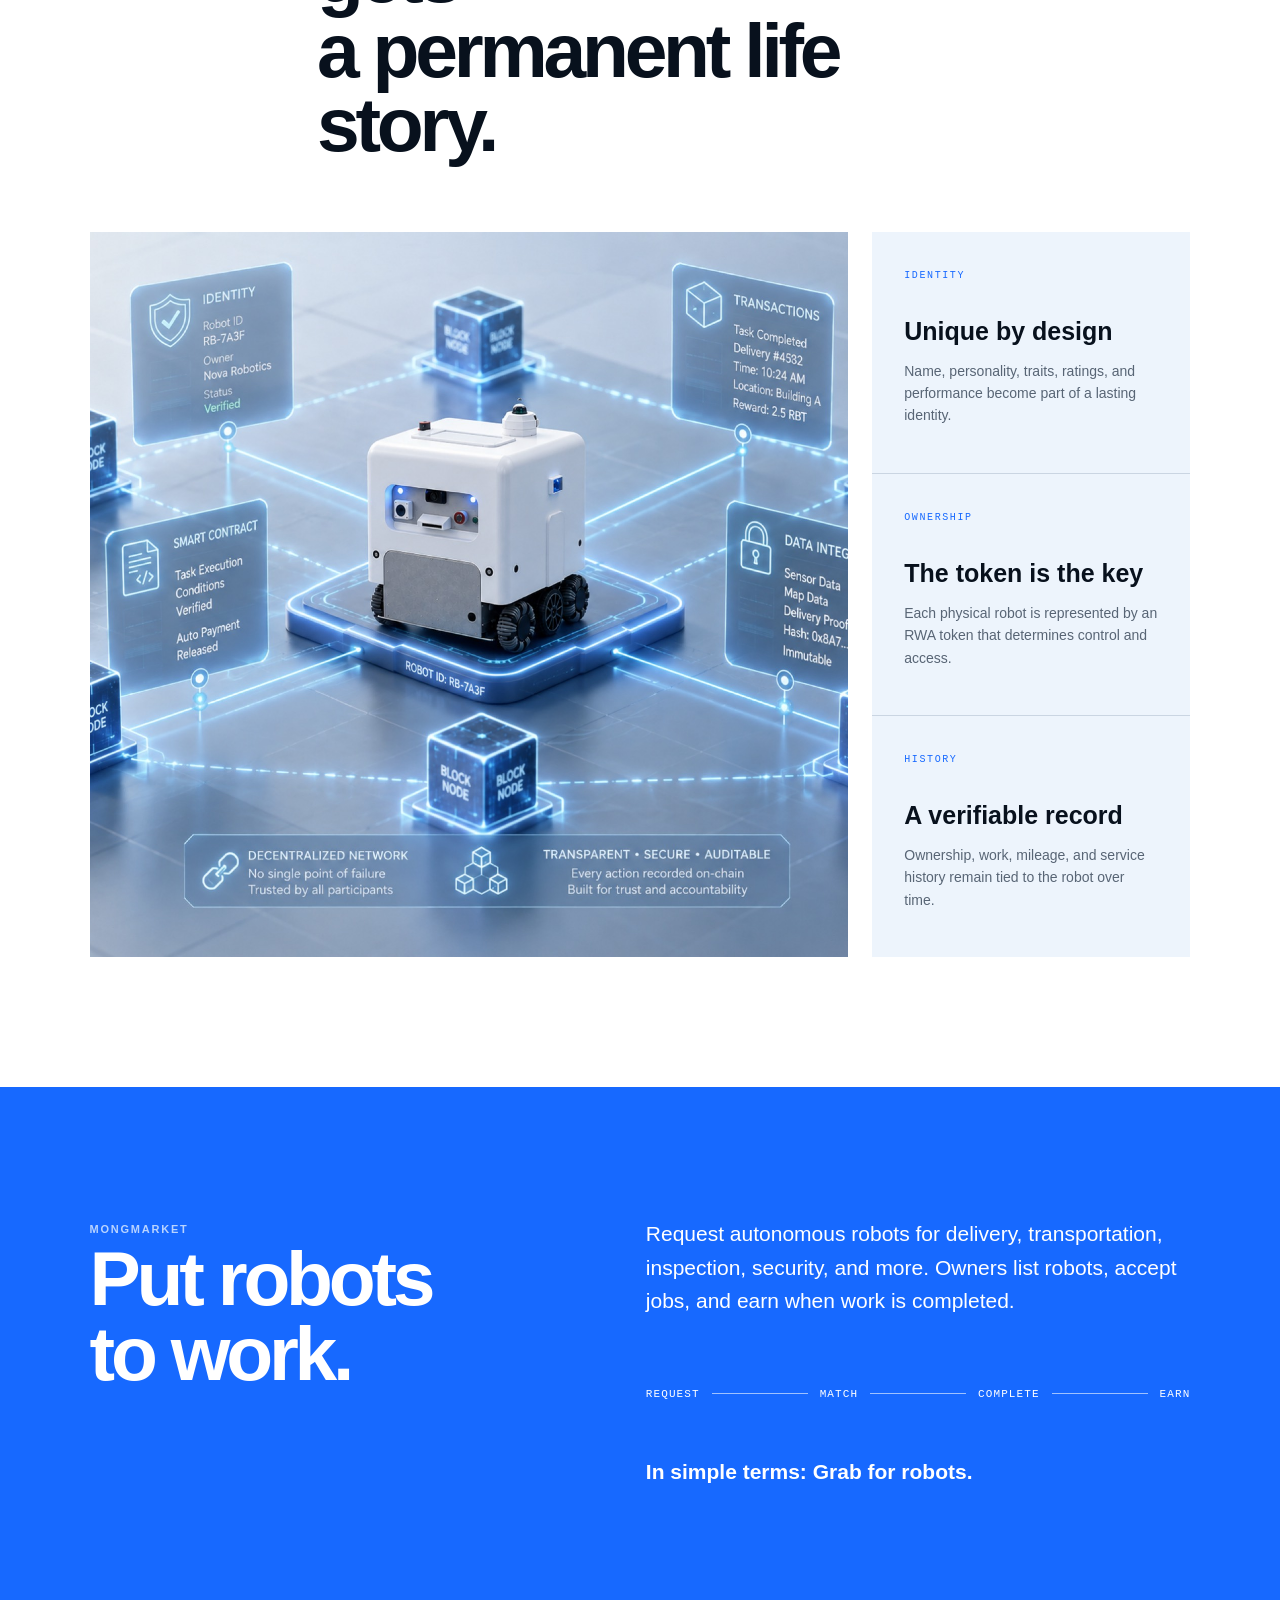
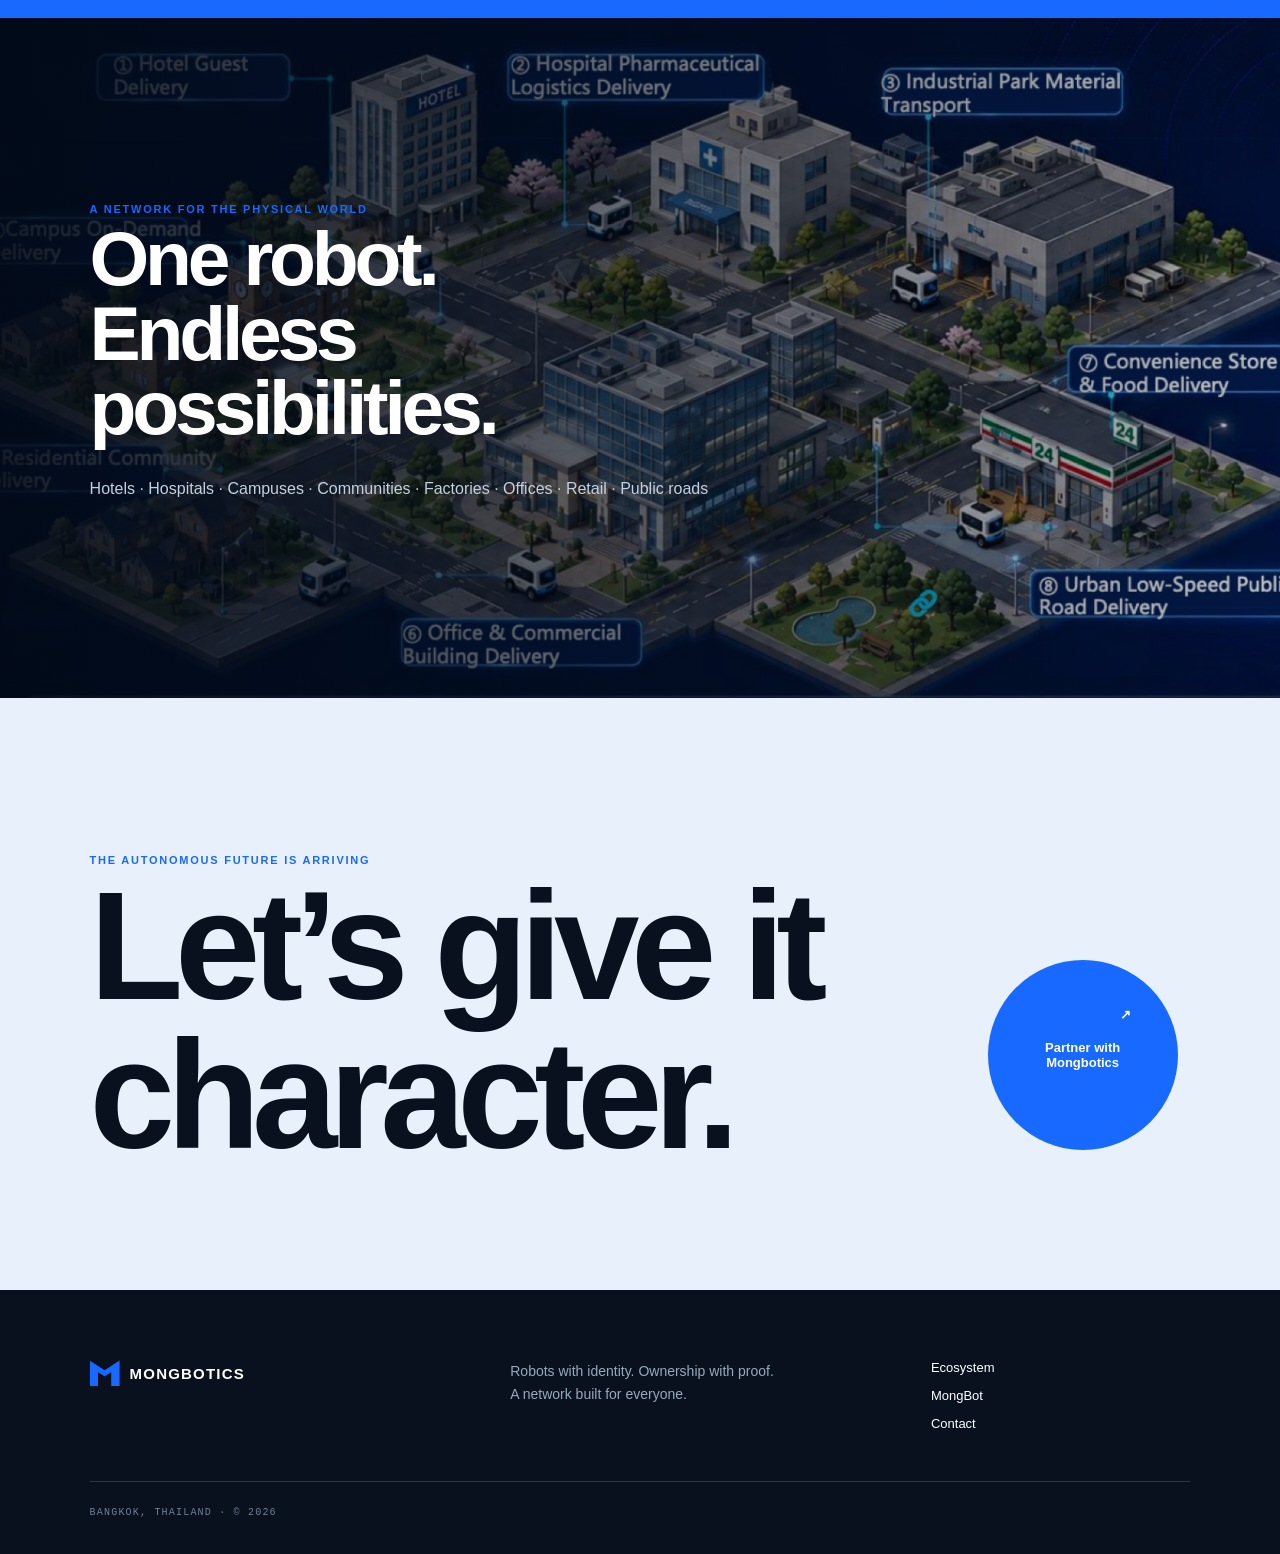
<file: index-backup.html>
<!doctype html>
<html lang="en">
<head>
  <meta charset="utf-8">
  <meta name="viewport" content="width=device-width, initial-scale=1">
  <title>Mongbotics | Robots with a Soul</title>
  <meta name="description" content="Thailand's first decentralized robotics company. Meet MongBot and the infrastructure for robots anyone can own, operate, and share.">
  <meta property="og:title" content="Mongbotics | Robots with a Soul">
  <meta property="og:description" content="The decentralized control, identity, and ownership layer for autonomous robots.">
  <meta property="og:type" content="website">
  <meta property="og:image" content="og.png">
  <meta name="twitter:card" content="summary_large_image">
  <link rel="icon" href="favicon.svg" type="image/svg+xml">
  <link rel="stylesheet" href="styles-backup.css">
</head>
<body>
<main>
  <nav class="nav"><a class="brand" href="#top"><span class="mark">M</span>Mongbotics</a><div class="links"><a href="#ecosystem">Ecosystem</a><a href="#mongbot">MongBot</a><a href="#soul">Robot Soul</a></div><a class="navCta" href="mailto:hello@mongbotics.com">Build with us <span aria-hidden="true">↗</span></a></nav>
  <section id="top" class="hero"><img class="heroImage" src="images/construction.jpg" alt="MongBot autonomous robot operating at night"><div class="heroShade"></div><div class="heroCopy"><p class="eyebrow"><span></span> Thailand’s first decentralized robotics company</p><h1>Robots with<br>a <em>soul.</em></h1><p class="lede">A global control layer that makes autonomous robots easy for anyone to own, operate, and share.</p><div class="actions"><a class="primary" href="#ecosystem">Discover the ecosystem <span aria-hidden="true">↗</span></a><a class="textLink" href="#mongbot">Meet MongBot <span>↓</span></a></div></div><div class="heroMeta"><span>01</span><p>Autonomous hardware<br>Decentralized identity<br>Open robot economy</p></div></section>
  <section class="manifesto"><p class="sectionTag">The thesis</p><div><h2>Autonomous robots should be as <span>personal and accessible</span> as smartphones.</h2><p>We are building the infrastructure for a world where robots belong to people, develop individual identities, and move securely between owners over time.</p></div></section>
  <section id="ecosystem" class="ecosystem"><div class="sectionHead"><p class="sectionTag">The Mongbotics ecosystem</p><h2>One stack.<br>Four connected layers.</h2></div><div class="productGrid"><article class="product featured"><span class="number">01</span><div><h3>MongBot</h3><p>Our last-mile autonomous delivery robot, engineered for indoor and outdoor operations.</p></div><a href="#mongbot" aria-label="Explore MongBot">↗</a></article><article class="product"><span class="number">02</span><div><h3>MongCore</h3><p>One intuitive application to onboard, monitor, command, and manage supported robots.</p></div><span class="chip">Control</span></article><article class="product"><span class="number">03</span><div><h3>MongChain</h3><p>Permanent on-chain identity, history, and verifiable ownership for every robot.</p></div><span class="chip">Identity</span></article><article class="product"><span class="number">04</span><div><h3>MongMarket</h3><p>A peer-to-peer network where anyone can request a robot and owners can put theirs to work.</p></div><span class="chip">Economy</span></article></div></section>
  <section id="mongbot" class="robotSection"><div class="robotVisual"><img src="images/bw-robot.jpg" alt="Two MongBot autonomous delivery robot configurations"><span class="imageLabel">MongBot / 01</span></div><div class="robotCopy"><p class="sectionTag">Meet MongBot</p><h2>Built to move through the real world.</h2><p>Designed for residential communities, commercial districts, office buildings, campuses, and controlled public roads.</p><div class="specs"><div><strong>50 kg</strong><span>Recommended payload</span></div><div><strong>12–15 h</strong><span>Operating time</span></div><div><strong>2.5 m/s</strong><span>Maximum speed</span></div><div><strong>30°</strong><span>Maximum climb</span></div></div><p class="sensors">3D LiDAR · Infrared wide-angle camera · 3D depth camera · 4× ultrasonic sensors</p></div></section>
  <section class="control"><div class="controlCopy"><p class="sectionTag">MongCore</p><h2>Your entire robot fleet,<br>in one place.</h2><p>See live status, assign tasks, issue commands, track activity, and access every robot’s identity and history through a unified interface.</p><ul><li><span>01</span>Real-time robot operations</li><li><span>02</span>Universal fleet control</li><li><span>03</span>Connected robot profiles</li></ul></div><img src="images/control-system.jpg" alt="MongCore control application beside a MongBot robot"></section>
  <section id="soul" class="soul"><div class="soulTop"><p class="sectionTag">MongChain / Soul.md</p><h2>Every robot gets<br>a permanent life story.</h2><p>A robot’s Soul is its persistent digital identity: an auditable record that grows with every owner, task, service, and experience.</p></div><div class="soulGrid"><img src="images/blockchain-robot.jpg" alt="MongBot connected to a decentralized blockchain network"><div class="soulCards"><article><span>IDENTITY</span><h3>Unique by design</h3><p>Name, personality, traits, ratings, and performance become part of a lasting identity.</p></article><article><span>OWNERSHIP</span><h3>The token is the key</h3><p>Each physical robot is represented by an RWA token that determines control and access.</p></article><article><span>HISTORY</span><h3>A verifiable record</h3><p>Ownership, work, mileage, and service history remain tied to the robot over time.</p></article></div></div></section>
  <section class="market"><div><p class="sectionTag">MongMarket</p><h2>Put robots<br>to work.</h2></div><div class="marketCopy"><p>Request autonomous robots for delivery, transportation, inspection, security, and more. Owners list robots, accept jobs, and earn when work is completed.</p><div class="marketLine"><span>REQUEST</span><i></i><span>MATCH</span><i></i><span>COMPLETE</span><i></i><span>EARN</span></div><p class="plain">In simple terms: Grab for robots.</p></div></section>
  <section class="network"><img src="images/network.jpg" alt="A city network showing robot delivery applications"><div><p class="sectionTag">A network for the physical world</p><h2>One robot.<br>Endless possibilities.</h2><p>Hotels · Hospitals · Campuses · Communities · Factories · Offices · Retail · Public roads</p></div></section>
  <section class="cta"><p class="sectionTag">The autonomous future is arriving</p><h2>Let’s give it<br>character.</h2><a href="mailto:hello@mongbotics.com">Partner with Mongbotics <span aria-hidden="true">↗</span></a></section>
  <footer><a class="brand" href="#top"><span class="mark">M</span>Mongbotics</a><p>Robots with identity. Ownership with proof.<br>A network built for everyone.</p><div><a href="#ecosystem">Ecosystem</a><a href="#mongbot">MongBot</a><a href="mailto:hello@mongbotics.com">Contact</a></div><span>Bangkok, Thailand · © 2026</span></footer>
</main>
</body>
</html>
</file>
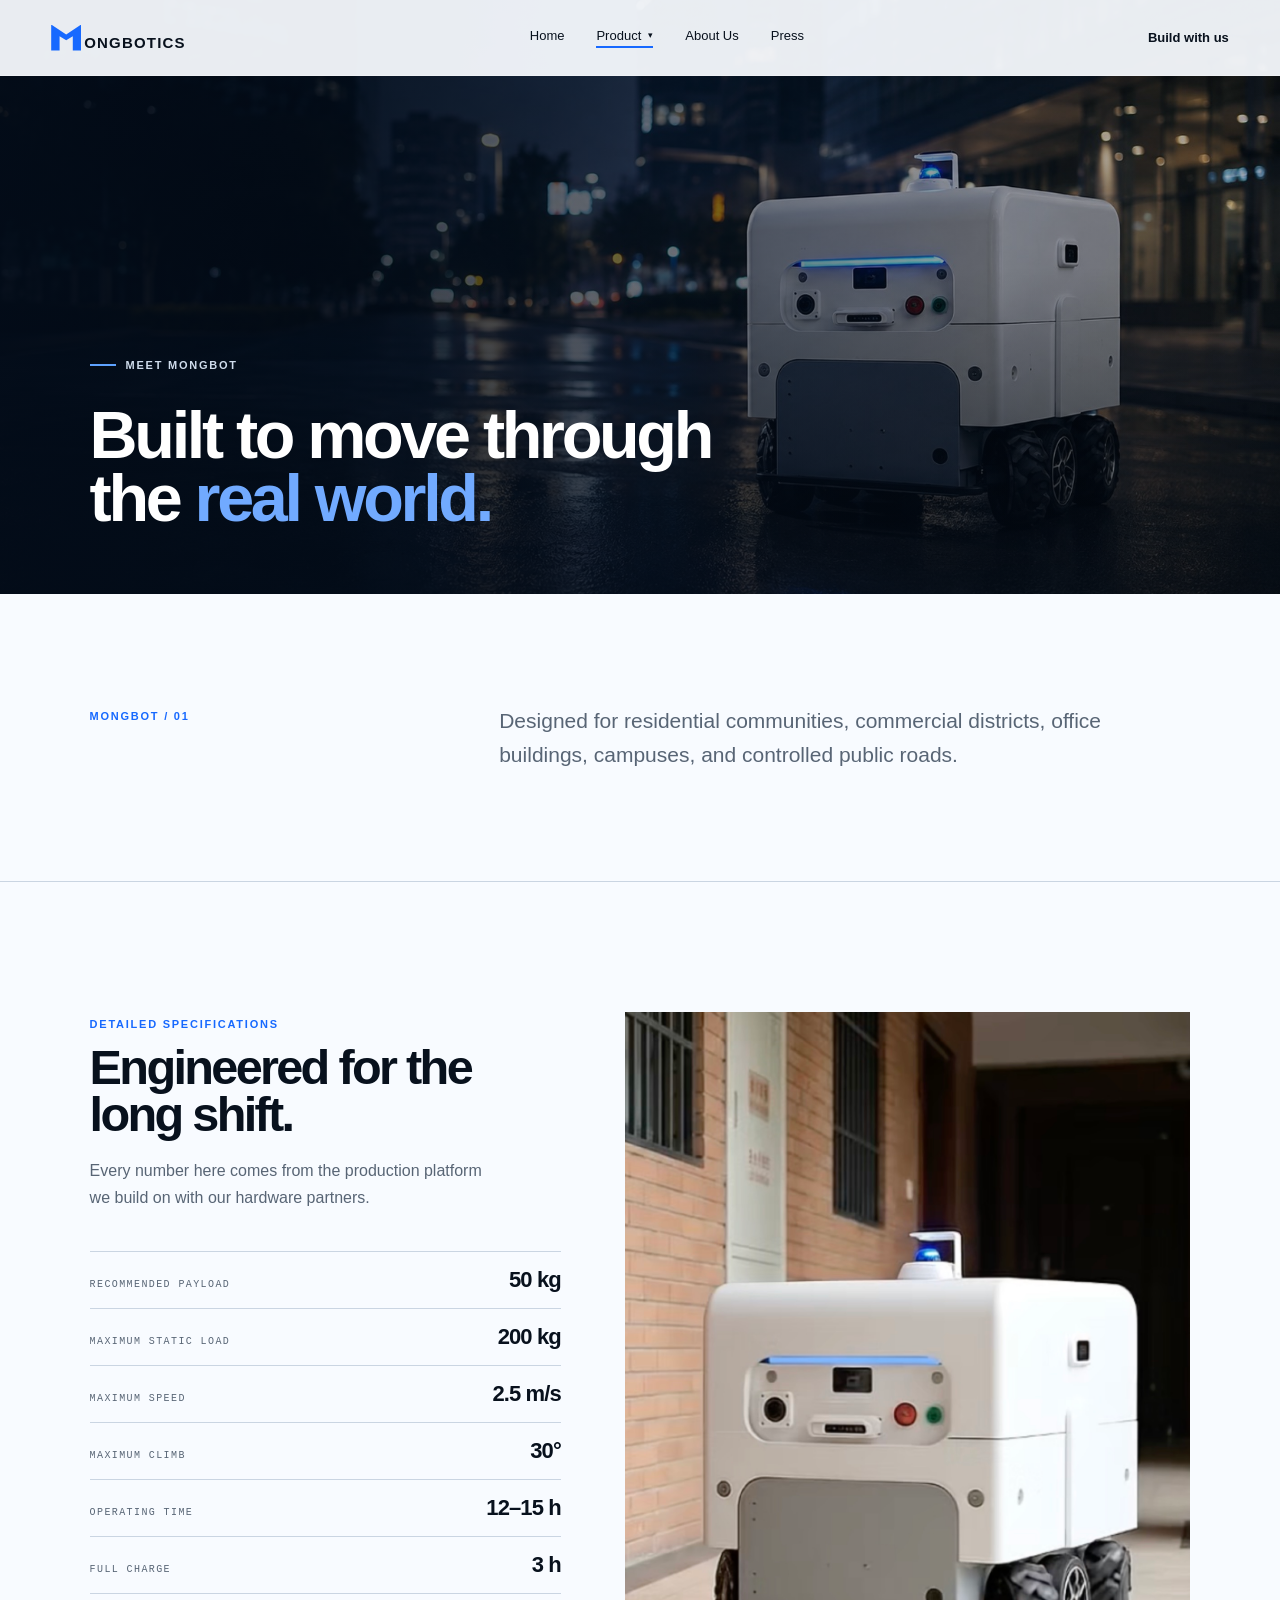
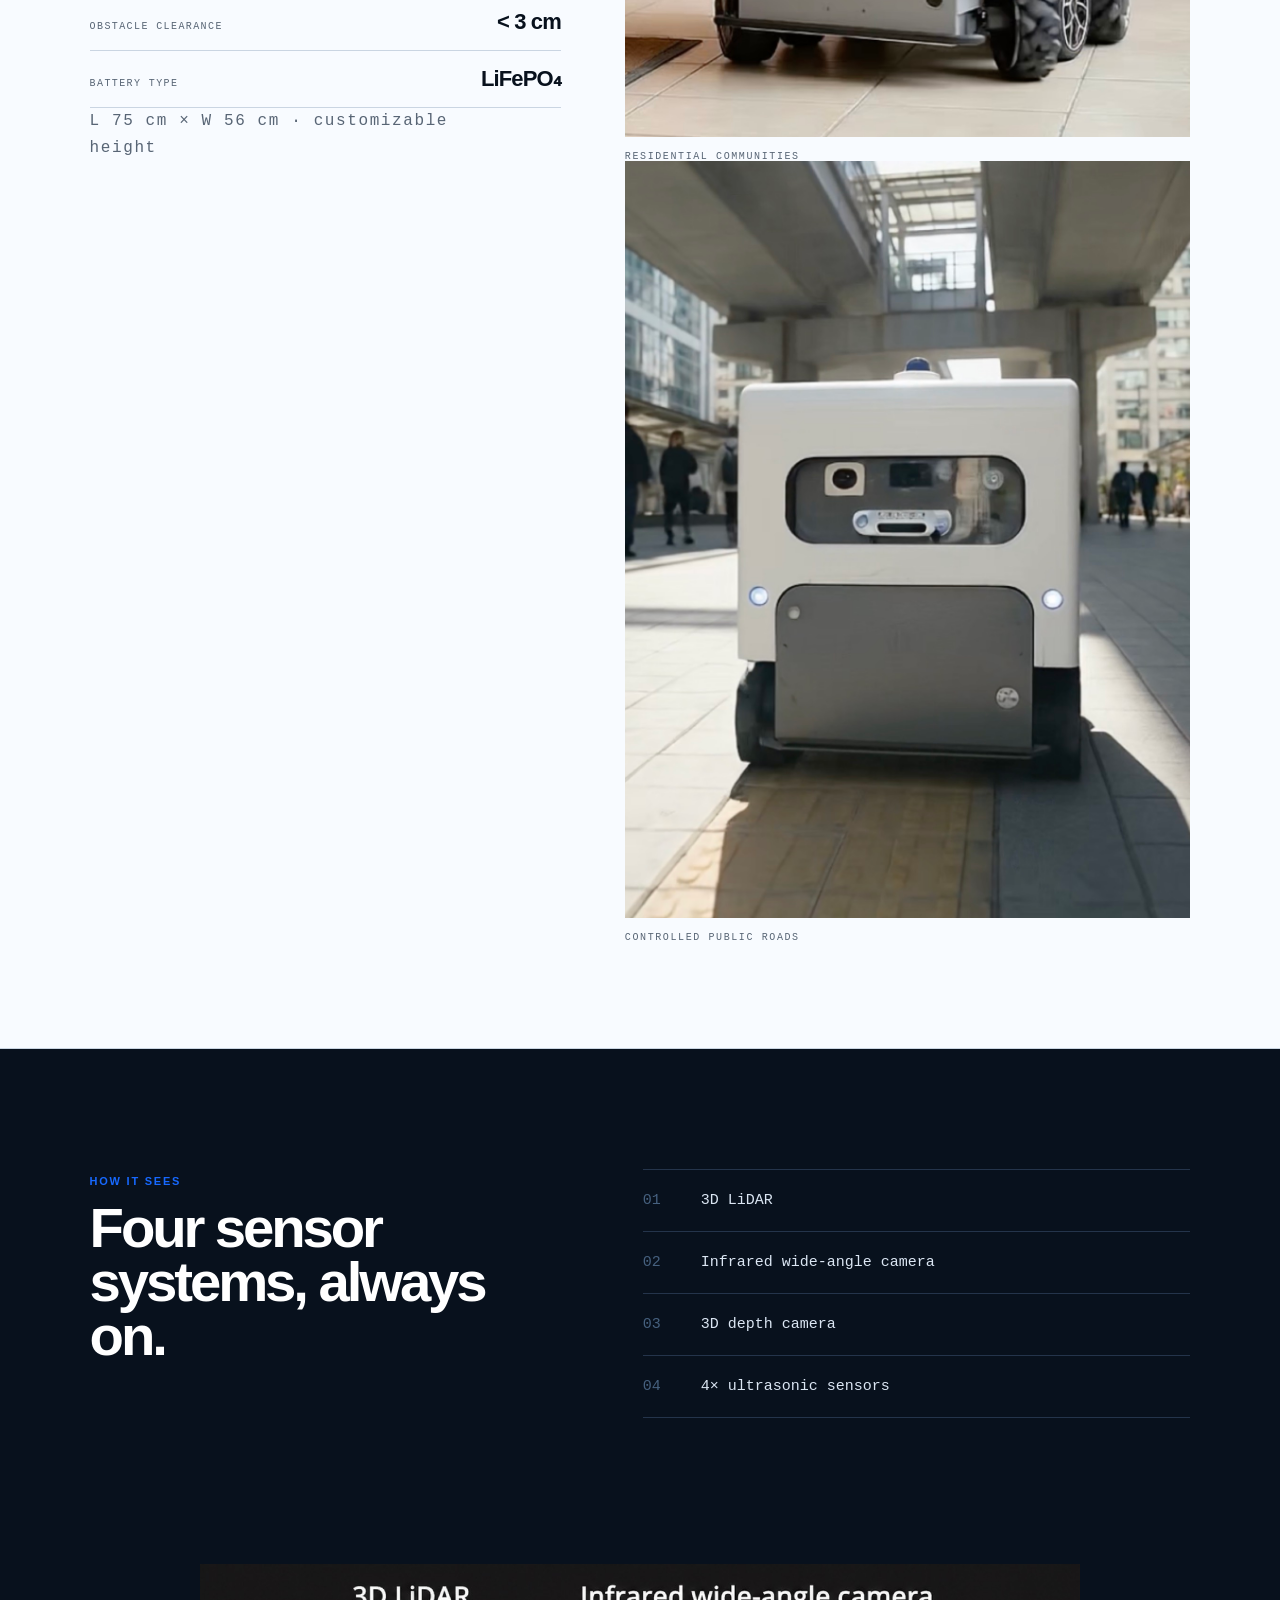
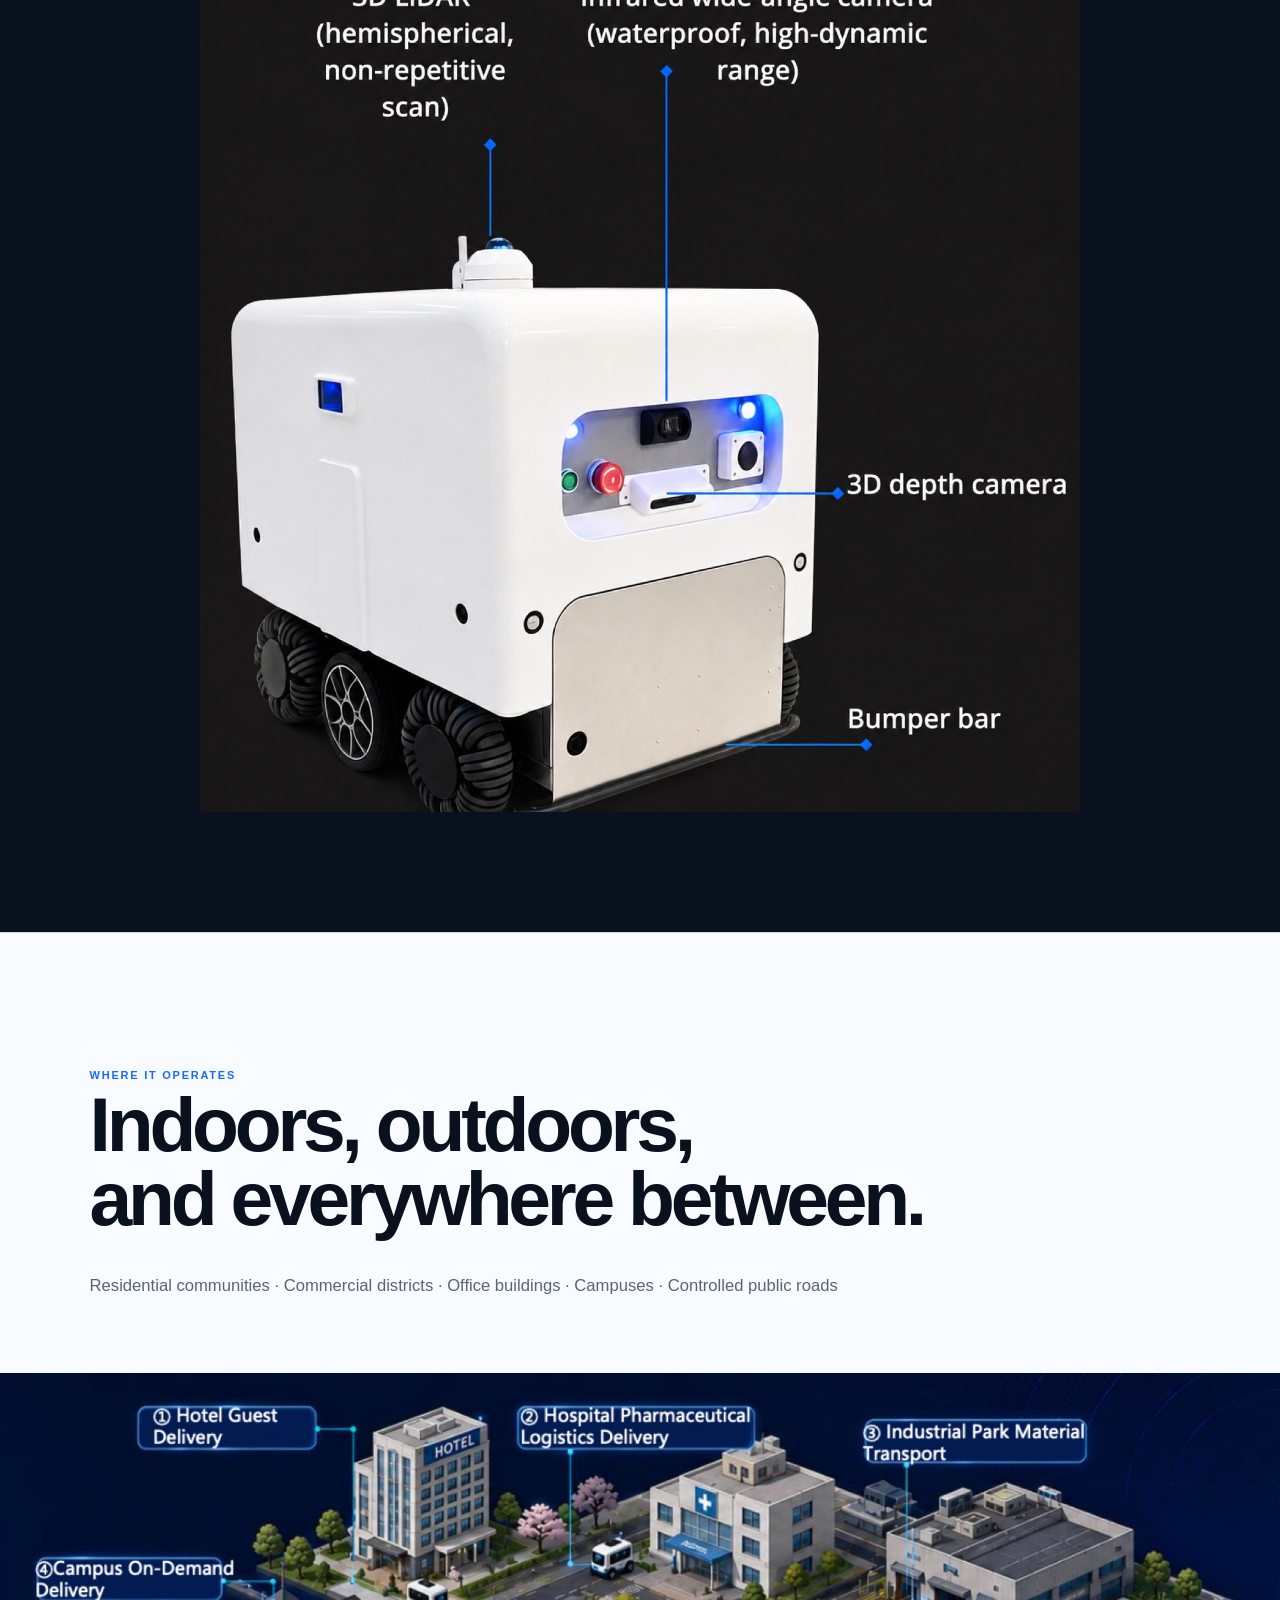
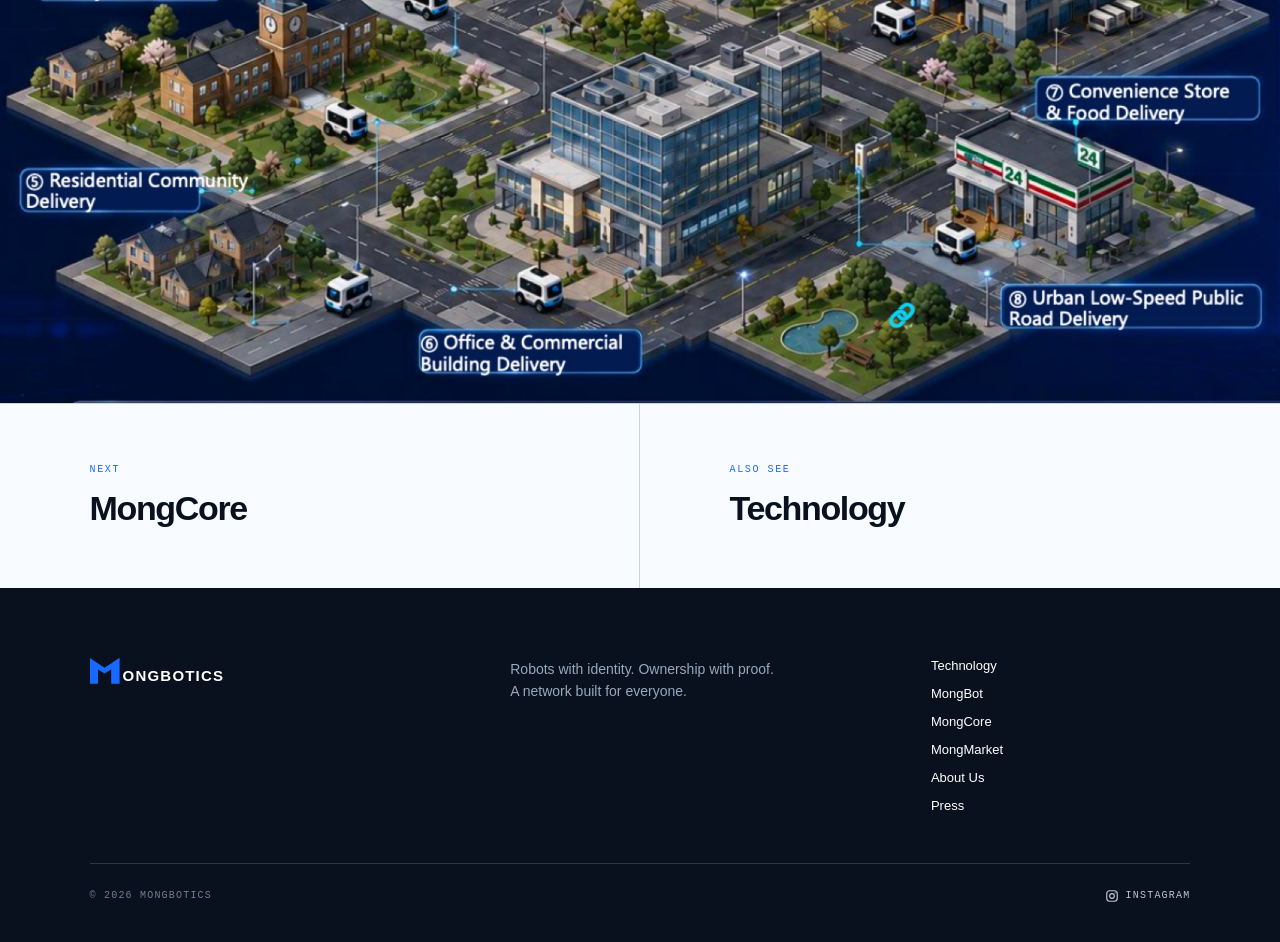
<file: mongbot.html>
<!doctype html>
<html lang="en">
<head>
  <meta charset="utf-8">
  <meta name="viewport" content="width=device-width, initial-scale=1">
  <title>MongBot | Mongbotics</title>
  <meta name="description" content="MongBot is our last-mile autonomous delivery robot, engineered for indoor and outdoor operations.">
  <meta property="og:title" content="MongBot | Mongbotics">
  <meta property="og:description" content="MongBot is our last-mile autonomous delivery robot, engineered for indoor and outdoor operations.">
  <meta property="og:type" content="website">
  <meta property="og:image" content="og.png">
  <meta name="twitter:card" content="summary_large_image">
  <link rel="icon" href="favicon.svg?v=98de7afa" type="image/svg+xml">
  <link rel="stylesheet" href="styles.css?v=3945f2e9">
</head>
<body>
<main>

  <nav class="nav">
    <a class="brand" href="index.html"><span class="mark">M</span>ongbotics</a>
    <div class="links">
        <a href="index.html">Home</a>
        <div class="menu">
          <button type="button" class="menuBtn active" aria-expanded="false" aria-controls="productMenu">
            Product <span class="caret" aria-hidden="true">&#9662;</span>
          </button>
          <div class="menuList" id="productMenu">
            <div class="menuInner">
          <a href="technology.html">Overview</a>
          <a href="mongbot.html" class="active">MongBot</a>
          <a href="mongcore.html">MongCore</a>
          <a href="mongmarket.html">MongMarket</a>
            </div>
          </div>
        </div>
        <a href="about.html">About Us</a>
        <a href="press.html">Press</a>
    </div>
    <a class="navCta" href="about.html#contact"><span class="navCtaText">Build with us</span></a>
    <button type="button" class="navBurger" aria-expanded="false" aria-controls="mobileNav" aria-label="Menu">
      <span aria-hidden="true"></span><span aria-hidden="true"></span><span aria-hidden="true"></span>
    </button>
  </nav>
  <div class="mobileNav" id="mobileNav" hidden>
    <a href="index.html">Home</a>
    <a href="technology.html">Overview</a>
    <a href="mongbot.html" class="active">MongBot</a>
    <a href="mongcore.html">MongCore</a>
    <a href="mongmarket.html">MongMarket</a>
    <a href="about.html">About Us</a>
    <a href="press.html">Press</a>
    <a class="mobileCta" href="about.html#contact">Build with us</a>
  </div>

  <section class="pageHero">
    <img src="images/mongbot-hero.jpg" alt="A MongBot robot on a wet city street at night, city lights reflected on the road">
    <div class="heroShade"></div>
    <div class="pageHeroCopy">
      <p class="eyebrow"><span></span> Meet MongBot</p>
      <h1>Built to move through<br>the <em>real world.</em></h1>
    </div>
  </section>

  <section class="pageIntro">
    <p class="sectionTag">MongBot / 01</p>
    <p>Designed for residential communities, commercial districts, office buildings, campuses, and controlled public roads.</p>
  </section>

  <section class="specBuild">
    <div class="specRail">
      <p class="sectionTag">Detailed specifications</p>
      <h2>Engineered for the long shift.</h2>
      <p>Every number here comes from the production platform we build on with our hardware partners.</p>
      <div class="specRow"><span>Recommended payload</span><strong>50 kg</strong></div>
      <div class="specRow"><span>Maximum static load</span><strong>200 kg</strong></div>
      <div class="specRow"><span>Maximum speed</span><strong>2.5 m/s</strong></div>
      <div class="specRow"><span>Maximum climb</span><strong>30&#176;</strong></div>
      <div class="specRow"><span>Operating time</span><strong>12&#8211;15 h</strong></div>
      <div class="specRow"><span>Full charge</span><strong>3 h</strong></div>
      <div class="specRow"><span>Obstacle clearance</span><strong>&lt; 3 cm</strong></div>
      <div class="specRow"><span>Battery type</span><strong>LiFePO&#8324;</strong></div>
      <p class="specDim">L 75 cm &#215; W 56 cm &#183; customizable height</p>
    </div>
    <div class="specShots">
      <figure>
        <img src="images/features/house.jpg" alt="MongBot delivering to a residential doorway">
        <figcaption>Residential communities</figcaption>
      </figure>
      <figure>
        <img src="images/features/metro.jpg" alt="MongBot operating beside a metro line">
        <figcaption>Controlled public roads</figcaption>
      </figure>
    </div>
  </section>

  <section class="sense">
    <div>
      <p class="sectionTag">How it sees</p>
      <h2>Four sensor systems, always on.</h2>
    </div>
    <div class="senseList">
      <div><i>01</i><span>3D LiDAR</span></div>
      <div><i>02</i><span>Infrared wide-angle camera</span></div>
      <div><i>03</i><span>3D depth camera</span></div>
      <div><i>04</i><span>4&#215; ultrasonic sensors</span></div>
    </div>
    <img class="senseDiagram" src="images/features/specs.jpg" alt="MongBot sensor layout: 3D LiDAR, infrared wide-angle camera, 3D depth camera and bumper bar">
  </section>

  <section class="network">
    <div class="networkCopy">
      <p class="sectionTag">Where it operates</p>
      <h2>Indoors, outdoors,<br>and everywhere between.</h2>
      <p class="networkTags">Residential communities &#183; Commercial districts &#183; Office buildings &#183; Campuses &#183; Controlled public roads</p>
    </div>
    <img src="images/network.jpg" alt="An isometric city map showing MongBot delivering to hotels, hospitals, industrial parks, campuses, residential communities, offices, convenience stores and public roads">
  </section>

  <nav class="pageNext">
    <a href="mongcore.html"><span>Next</span><strong>MongCore</strong></a>
    <a href="technology.html"><span>Also see</span><strong>Technology</strong></a>
  </nav>

</main>
<footer>
  <a class="brand" href="index.html"><span class="mark">M</span>ongbotics</a>
  <p>Robots with identity. Ownership with proof.<br>A network built for everyone.</p>
  <div>
    <a href="technology.html">Technology</a>
    <a href="mongbot.html">MongBot</a>
    <a href="mongcore.html">MongCore</a>
    <a href="mongmarket.html">MongMarket</a>
    <a href="about.html">About Us</a>
    <a href="press.html">Press</a>
  </div>
  <span>&#169; 2026 Mongbotics
    <a class="igLink" href="https://www.instagram.com/mongbotics/" target="_blank" rel="noopener"><svg class="igIcon" viewBox="0 0 24 24" fill="none" stroke="currentColor" stroke-width="2" aria-hidden="true" focusable="false"><rect x="3" y="3" width="18" height="18" rx="5"/><circle cx="12" cy="12" r="4"/><circle cx="17.5" cy="6.5" r="1" fill="currentColor" stroke="none"/></svg>Instagram</a>
  </span>
</footer>
<script>
// The dropdown opens on hover and on keyboard focus through CSS alone. This
// adds click, which is what a trackpad tap and a touch device actually send,
// plus Escape and click-outside to close it again.
(function () {
  var menu = document.querySelector(".menu");
  if (!menu) return;
  var btn = menu.querySelector(".menuBtn");

  function close() {
    menu.classList.remove("open");
    btn.setAttribute("aria-expanded", "false");
  }

  btn.addEventListener("click", function (e) {
    e.stopPropagation();
    var open = menu.classList.toggle("open");
    btn.setAttribute("aria-expanded", open ? "true" : "false");
  });

  document.addEventListener("click", function (e) {
    if (!menu.contains(e.target)) close();
  });

  document.addEventListener("keydown", function (e) {
    if (e.key === "Escape") {
      close();
      btn.focus();
    }
  });
})();

// The phone menu. The panel is hidden rather than display:none'd from CSS so
// that it stays out of the tab order while closed. Escape and a second tap on
// the burger both close it.
(function () {
  var burger = document.querySelector(".navBurger");
  var panel = document.getElementById("mobileNav");
  if (!burger || !panel) return;

  function set(open) {
    panel.hidden = !open;
    burger.setAttribute("aria-expanded", open ? "true" : "false");
    burger.classList.toggle("open", open);
    document.body.classList.toggle("navOpen", open);
  }

  burger.addEventListener("click", function () {
    set(panel.hidden);
  });

  panel.addEventListener("click", function (e) {
    if (e.target.tagName === "A") set(false);
  });

  document.addEventListener("keydown", function (e) {
    if (e.key === "Escape" && !panel.hidden) {
      set(false);
      burger.focus();
    }
  });

  // Coming back over the breakpoint with the panel open would otherwise leave
  // the body locked and a stray panel under the desktop nav.
  window.addEventListener("resize", function () {
    if (window.innerWidth > 800 && !panel.hidden) set(false);
  });
})();
</script>
</body>
</html>
</file>
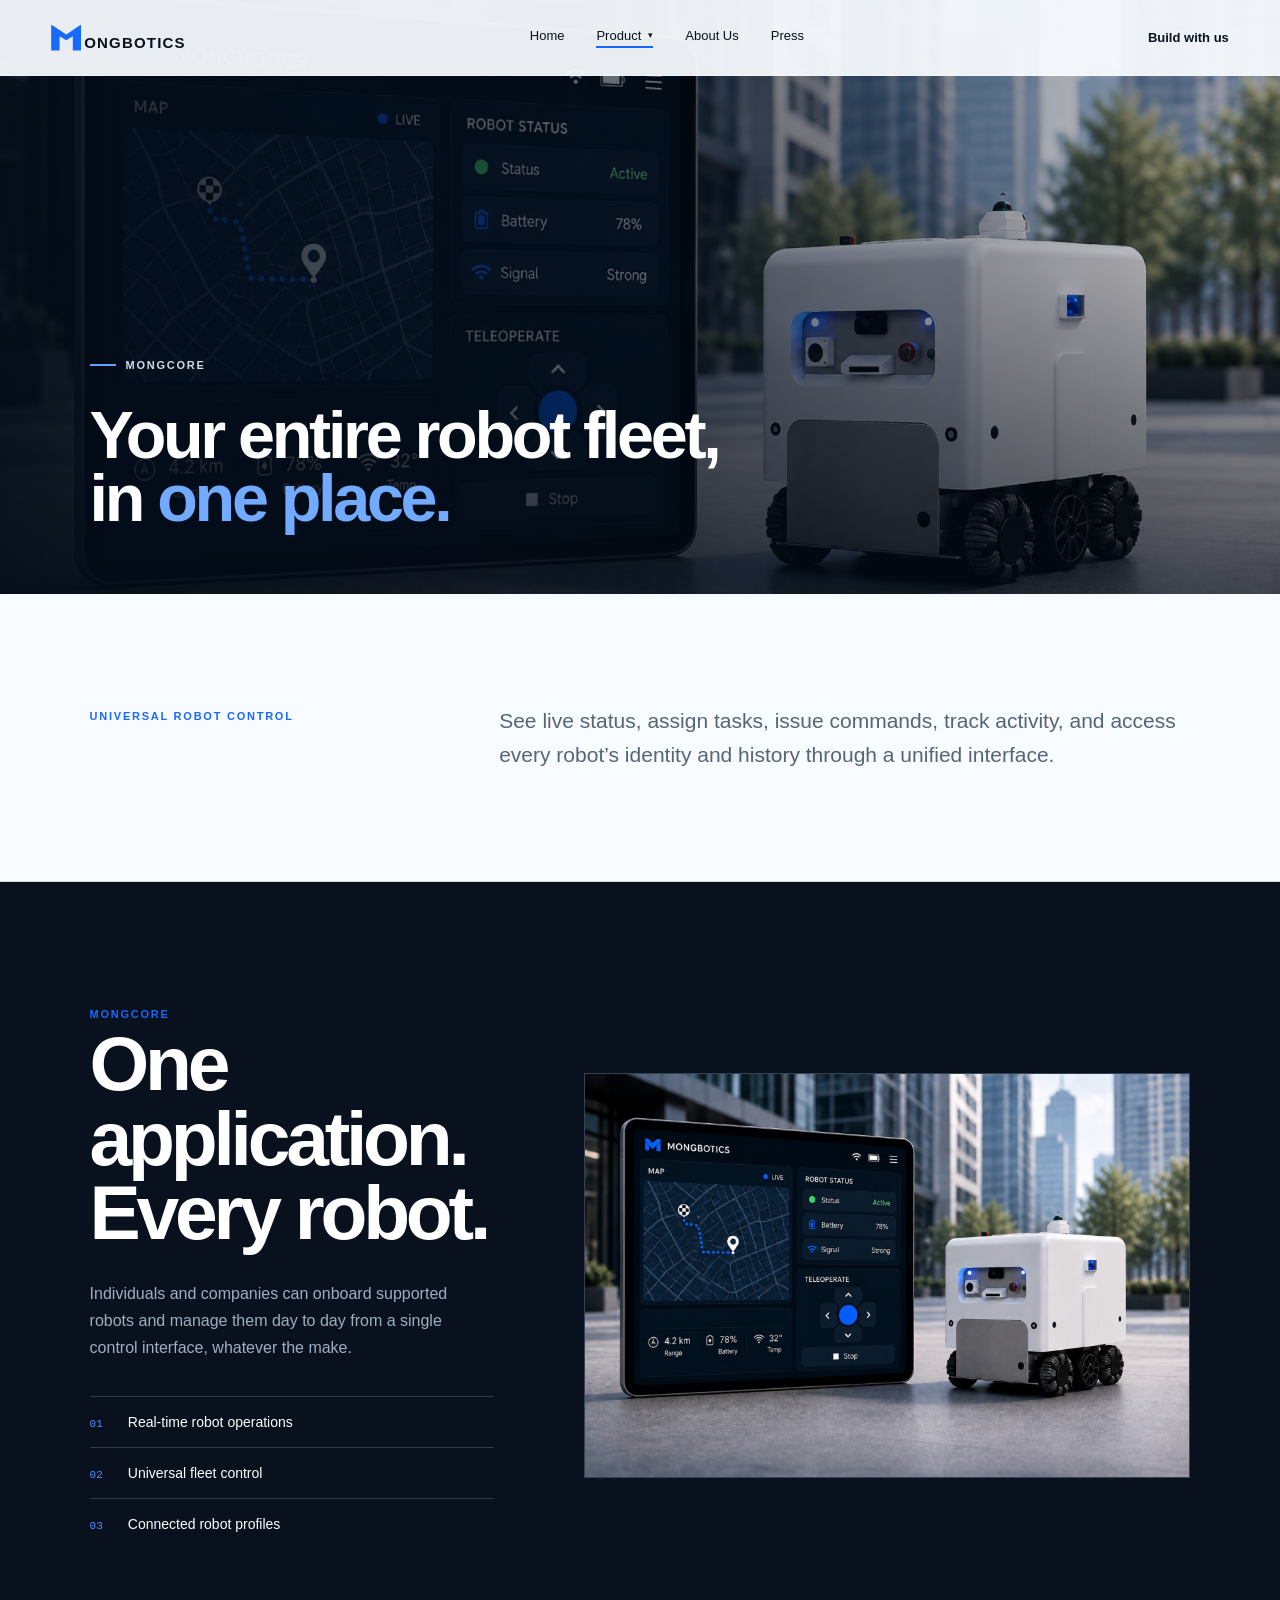
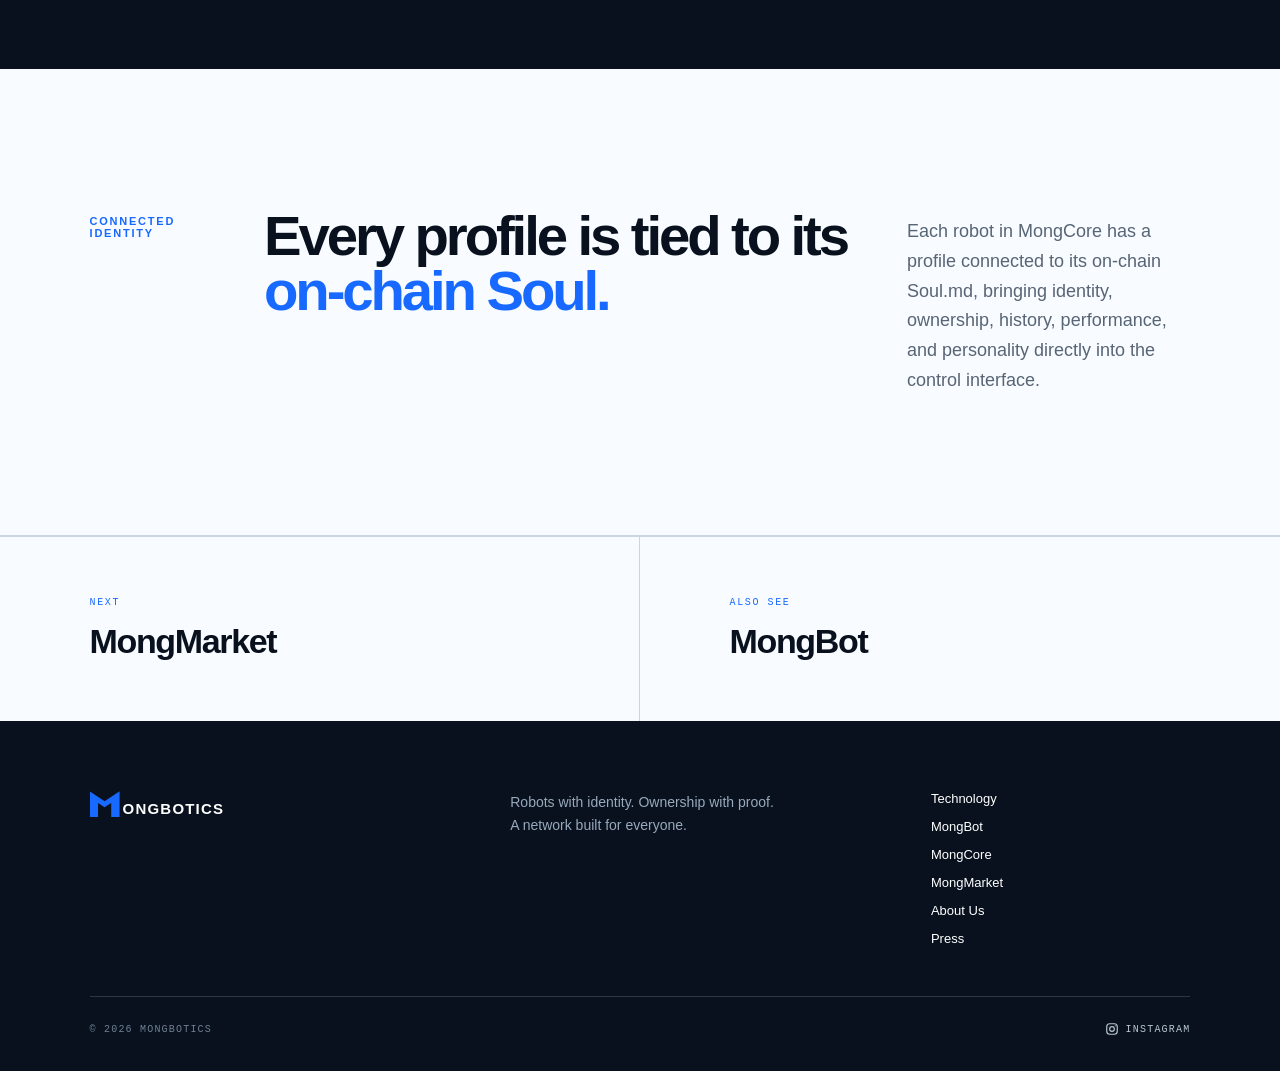
<file: mongcore.html>
<!doctype html>
<html lang="en">
<head>
  <meta charset="utf-8">
  <meta name="viewport" content="width=device-width, initial-scale=1">
  <title>MongCore | Mongbotics</title>
  <meta name="description" content="MongCore is one application to onboard, monitor, command, and manage every supported robot.">
  <meta property="og:title" content="MongCore | Mongbotics">
  <meta property="og:description" content="MongCore is one application to onboard, monitor, command, and manage every supported robot.">
  <meta property="og:type" content="website">
  <meta property="og:image" content="og.png">
  <meta name="twitter:card" content="summary_large_image">
  <link rel="icon" href="favicon.svg?v=98de7afa" type="image/svg+xml">
  <link rel="stylesheet" href="styles.css?v=3945f2e9">
</head>
<body>
<main>

  <nav class="nav">
    <a class="brand" href="index.html"><span class="mark">M</span>ongbotics</a>
    <div class="links">
        <a href="index.html">Home</a>
        <div class="menu">
          <button type="button" class="menuBtn active" aria-expanded="false" aria-controls="productMenu">
            Product <span class="caret" aria-hidden="true">&#9662;</span>
          </button>
          <div class="menuList" id="productMenu">
            <div class="menuInner">
          <a href="technology.html">Overview</a>
          <a href="mongbot.html">MongBot</a>
          <a href="mongcore.html" class="active">MongCore</a>
          <a href="mongmarket.html">MongMarket</a>
            </div>
          </div>
        </div>
        <a href="about.html">About Us</a>
        <a href="press.html">Press</a>
    </div>
    <a class="navCta" href="about.html#contact"><span class="navCtaText">Build with us</span></a>
    <button type="button" class="navBurger" aria-expanded="false" aria-controls="mobileNav" aria-label="Menu">
      <span aria-hidden="true"></span><span aria-hidden="true"></span><span aria-hidden="true"></span>
    </button>
  </nav>
  <div class="mobileNav" id="mobileNav" hidden>
    <a href="index.html">Home</a>
    <a href="technology.html">Overview</a>
    <a href="mongbot.html">MongBot</a>
    <a href="mongcore.html" class="active">MongCore</a>
    <a href="mongmarket.html">MongMarket</a>
    <a href="about.html">About Us</a>
    <a href="press.html">Press</a>
    <a class="mobileCta" href="about.html#contact">Build with us</a>
  </div>

  <section class="pageHero">
    <img src="images/control-system.jpg" alt="The MongCore control application beside a MongBot robot">
    <div class="heroShade"></div>
    <div class="pageHeroCopy">
      <p class="eyebrow"><span></span> MongCore</p>
      <h1>Your entire robot fleet,<br>in <em>one place.</em></h1>
    </div>
  </section>

  <section class="pageIntro">
    <p class="sectionTag">Universal robot control</p>
    <p>See live status, assign tasks, issue commands, track activity, and access every robot&#8217;s identity and history through a unified interface.</p>
  </section>

  <section class="control">
    <div class="controlCopy">
      <p class="sectionTag">MongCore</p>
      <h2>One application.<br>Every robot.</h2>
      <p>Individuals and companies can onboard supported robots and manage them day to day from a single control interface, whatever the make.</p>
      <ul>
        <li><span>01</span>Real-time robot operations</li>
        <li><span>02</span>Universal fleet control</li>
        <li><span>03</span>Connected robot profiles</li>
      </ul>
    </div>
    <img src="images/control-system.jpg" alt="The MongCore control application beside a MongBot robot">
  </section>

  <section class="manifesto">
    <p class="sectionTag">Connected identity</p>
    <h2>Every profile is tied to its <span>on-chain Soul.</span></h2>
    <p class="manifestoBody">Each robot in MongCore has a profile connected to its on-chain Soul.md, bringing identity, ownership, history, performance, and personality directly into the control interface.</p>
  </section>

  <nav class="pageNext">
    <a href="mongmarket.html"><span>Next</span><strong>MongMarket</strong></a>
    <a href="mongbot.html"><span>Also see</span><strong>MongBot</strong></a>
  </nav>

</main>
<footer>
  <a class="brand" href="index.html"><span class="mark">M</span>ongbotics</a>
  <p>Robots with identity. Ownership with proof.<br>A network built for everyone.</p>
  <div>
    <a href="technology.html">Technology</a>
    <a href="mongbot.html">MongBot</a>
    <a href="mongcore.html">MongCore</a>
    <a href="mongmarket.html">MongMarket</a>
    <a href="about.html">About Us</a>
    <a href="press.html">Press</a>
  </div>
  <span>&#169; 2026 Mongbotics
    <a class="igLink" href="https://www.instagram.com/mongbotics/" target="_blank" rel="noopener"><svg class="igIcon" viewBox="0 0 24 24" fill="none" stroke="currentColor" stroke-width="2" aria-hidden="true" focusable="false"><rect x="3" y="3" width="18" height="18" rx="5"/><circle cx="12" cy="12" r="4"/><circle cx="17.5" cy="6.5" r="1" fill="currentColor" stroke="none"/></svg>Instagram</a>
  </span>
</footer>
<script>
// The dropdown opens on hover and on keyboard focus through CSS alone. This
// adds click, which is what a trackpad tap and a touch device actually send,
// plus Escape and click-outside to close it again.
(function () {
  var menu = document.querySelector(".menu");
  if (!menu) return;
  var btn = menu.querySelector(".menuBtn");

  function close() {
    menu.classList.remove("open");
    btn.setAttribute("aria-expanded", "false");
  }

  btn.addEventListener("click", function (e) {
    e.stopPropagation();
    var open = menu.classList.toggle("open");
    btn.setAttribute("aria-expanded", open ? "true" : "false");
  });

  document.addEventListener("click", function (e) {
    if (!menu.contains(e.target)) close();
  });

  document.addEventListener("keydown", function (e) {
    if (e.key === "Escape") {
      close();
      btn.focus();
    }
  });
})();

// The phone menu. The panel is hidden rather than display:none'd from CSS so
// that it stays out of the tab order while closed. Escape and a second tap on
// the burger both close it.
(function () {
  var burger = document.querySelector(".navBurger");
  var panel = document.getElementById("mobileNav");
  if (!burger || !panel) return;

  function set(open) {
    panel.hidden = !open;
    burger.setAttribute("aria-expanded", open ? "true" : "false");
    burger.classList.toggle("open", open);
    document.body.classList.toggle("navOpen", open);
  }

  burger.addEventListener("click", function () {
    set(panel.hidden);
  });

  panel.addEventListener("click", function (e) {
    if (e.target.tagName === "A") set(false);
  });

  document.addEventListener("keydown", function (e) {
    if (e.key === "Escape" && !panel.hidden) {
      set(false);
      burger.focus();
    }
  });

  // Coming back over the breakpoint with the panel open would otherwise leave
  // the body locked and a stray panel under the desktop nav.
  window.addEventListener("resize", function () {
    if (window.innerWidth > 800 && !panel.hidden) set(false);
  });
})();
</script>
</body>
</html>
</file>
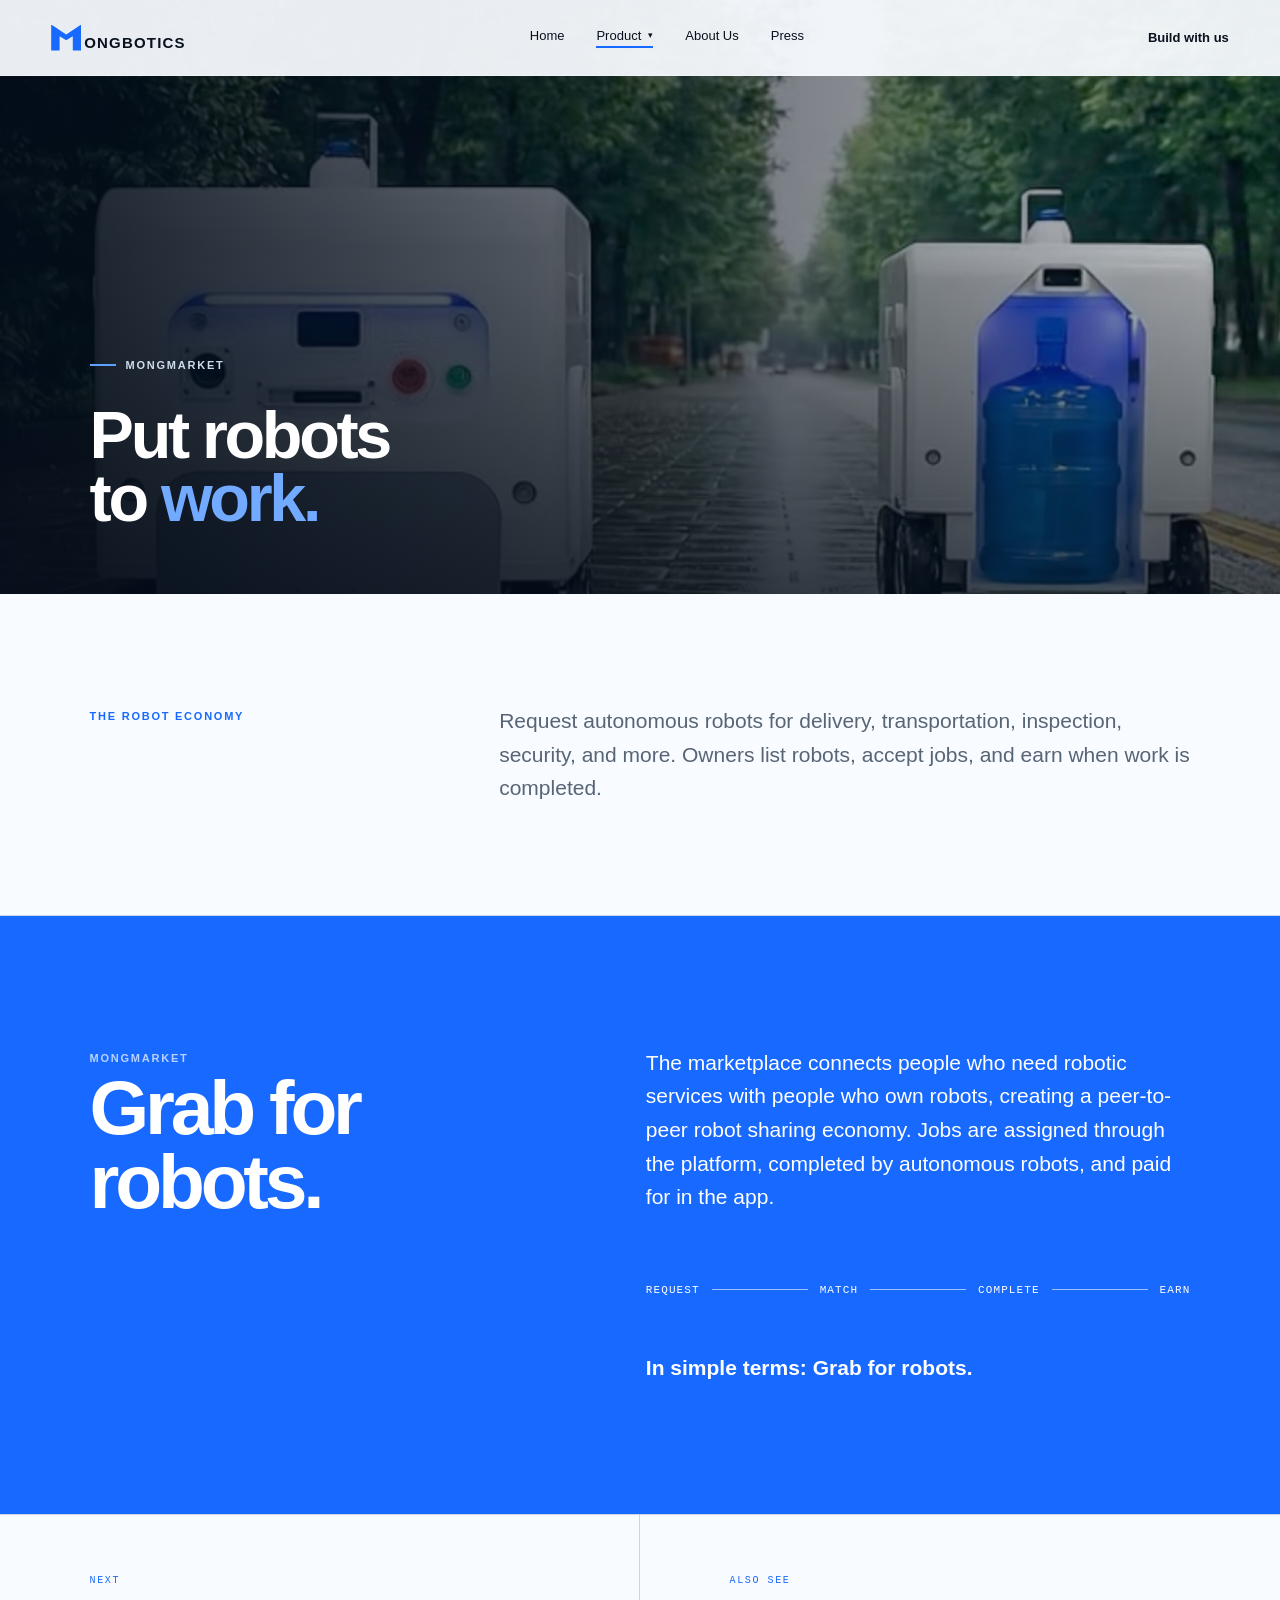
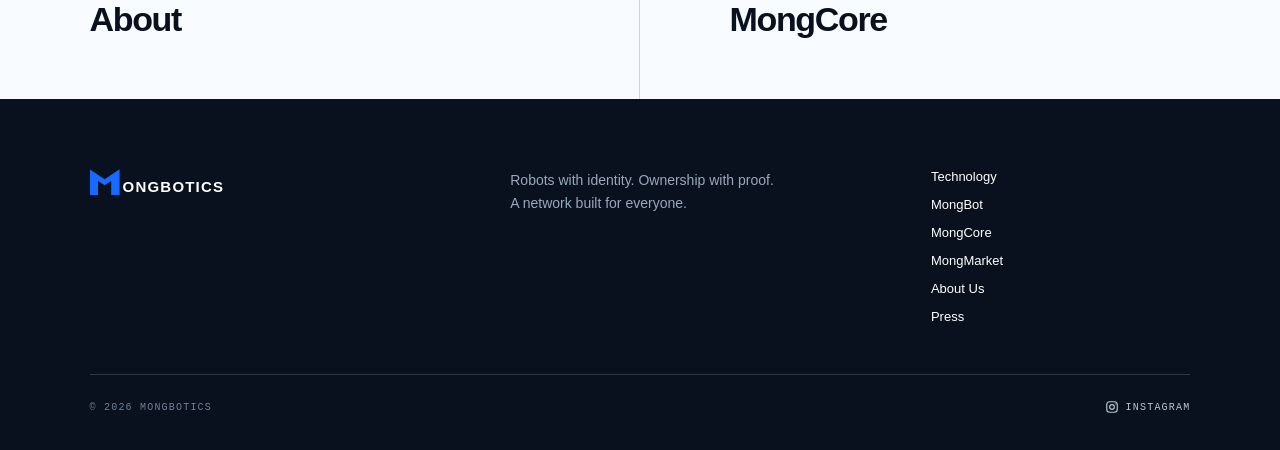
<file: mongmarket.html>
<!doctype html>
<html lang="en">
<head>
  <meta charset="utf-8">
  <meta name="viewport" content="width=device-width, initial-scale=1">
  <title>MongMarket | Mongbotics</title>
  <meta name="description" content="MongMarket is a peer-to-peer network where anyone can request a robot and owners can put theirs to work.">
  <meta property="og:title" content="MongMarket | Mongbotics">
  <meta property="og:description" content="MongMarket is a peer-to-peer network where anyone can request a robot and owners can put theirs to work.">
  <meta property="og:type" content="website">
  <meta property="og:image" content="og.png">
  <meta name="twitter:card" content="summary_large_image">
  <link rel="icon" href="favicon.svg?v=98de7afa" type="image/svg+xml">
  <link rel="stylesheet" href="styles.css?v=3945f2e9">
</head>
<body>
<main>

  <nav class="nav">
    <a class="brand" href="index.html"><span class="mark">M</span>ongbotics</a>
    <div class="links">
        <a href="index.html">Home</a>
        <div class="menu">
          <button type="button" class="menuBtn active" aria-expanded="false" aria-controls="productMenu">
            Product <span class="caret" aria-hidden="true">&#9662;</span>
          </button>
          <div class="menuList" id="productMenu">
            <div class="menuInner">
          <a href="technology.html">Overview</a>
          <a href="mongbot.html">MongBot</a>
          <a href="mongcore.html">MongCore</a>
          <a href="mongmarket.html" class="active">MongMarket</a>
            </div>
          </div>
        </div>
        <a href="about.html">About Us</a>
        <a href="press.html">Press</a>
    </div>
    <a class="navCta" href="about.html#contact"><span class="navCtaText">Build with us</span></a>
    <button type="button" class="navBurger" aria-expanded="false" aria-controls="mobileNav" aria-label="Menu">
      <span aria-hidden="true"></span><span aria-hidden="true"></span><span aria-hidden="true"></span>
    </button>
  </nav>
  <div class="mobileNav" id="mobileNav" hidden>
    <a href="index.html">Home</a>
    <a href="technology.html">Overview</a>
    <a href="mongbot.html">MongBot</a>
    <a href="mongcore.html">MongCore</a>
    <a href="mongmarket.html" class="active">MongMarket</a>
    <a href="about.html">About Us</a>
    <a href="press.html">Press</a>
    <a class="mobileCta" href="about.html#contact">Build with us</a>
  </div>

  <section class="pageHero">
    <img src="images/identity.jpg" alt="Two MongBot robots passing each other on a tree-lined street">
    <div class="heroShade"></div>
    <div class="pageHeroCopy">
      <p class="eyebrow"><span></span> MongMarket</p>
      <h1>Put robots<br>to <em>work.</em></h1>
    </div>
  </section>

  <section class="pageIntro">
    <p class="sectionTag">The robot economy</p>
    <p>Request autonomous robots for delivery, transportation, inspection, security, and more. Owners list robots, accept jobs, and earn when work is completed.</p>
  </section>

  <section class="market">
    <div>
      <p class="sectionTag">MongMarket</p>
      <h2>Grab for<br>robots.</h2>
    </div>
    <div class="marketCopy">
      <p>The marketplace connects people who need robotic services with people who own robots, creating a peer-to-peer robot sharing economy. Jobs are assigned through the platform, completed by autonomous robots, and paid for in the app.</p>
      <div class="marketLine">
        <span>REQUEST</span><i></i><span>MATCH</span><i></i><span>COMPLETE</span><i></i><span>EARN</span>
      </div>
      <p class="plain">In simple terms: Grab for robots.</p>
    </div>
  </section>

  <nav class="pageNext">
    <a href="about.html"><span>Next</span><strong>About</strong></a>
    <a href="mongcore.html"><span>Also see</span><strong>MongCore</strong></a>
  </nav>

</main>
<footer>
  <a class="brand" href="index.html"><span class="mark">M</span>ongbotics</a>
  <p>Robots with identity. Ownership with proof.<br>A network built for everyone.</p>
  <div>
    <a href="technology.html">Technology</a>
    <a href="mongbot.html">MongBot</a>
    <a href="mongcore.html">MongCore</a>
    <a href="mongmarket.html">MongMarket</a>
    <a href="about.html">About Us</a>
    <a href="press.html">Press</a>
  </div>
  <span>&#169; 2026 Mongbotics
    <a class="igLink" href="https://www.instagram.com/mongbotics/" target="_blank" rel="noopener"><svg class="igIcon" viewBox="0 0 24 24" fill="none" stroke="currentColor" stroke-width="2" aria-hidden="true" focusable="false"><rect x="3" y="3" width="18" height="18" rx="5"/><circle cx="12" cy="12" r="4"/><circle cx="17.5" cy="6.5" r="1" fill="currentColor" stroke="none"/></svg>Instagram</a>
  </span>
</footer>
<script>
// The dropdown opens on hover and on keyboard focus through CSS alone. This
// adds click, which is what a trackpad tap and a touch device actually send,
// plus Escape and click-outside to close it again.
(function () {
  var menu = document.querySelector(".menu");
  if (!menu) return;
  var btn = menu.querySelector(".menuBtn");

  function close() {
    menu.classList.remove("open");
    btn.setAttribute("aria-expanded", "false");
  }

  btn.addEventListener("click", function (e) {
    e.stopPropagation();
    var open = menu.classList.toggle("open");
    btn.setAttribute("aria-expanded", open ? "true" : "false");
  });

  document.addEventListener("click", function (e) {
    if (!menu.contains(e.target)) close();
  });

  document.addEventListener("keydown", function (e) {
    if (e.key === "Escape") {
      close();
      btn.focus();
    }
  });
})();

// The phone menu. The panel is hidden rather than display:none'd from CSS so
// that it stays out of the tab order while closed. Escape and a second tap on
// the burger both close it.
(function () {
  var burger = document.querySelector(".navBurger");
  var panel = document.getElementById("mobileNav");
  if (!burger || !panel) return;

  function set(open) {
    panel.hidden = !open;
    burger.setAttribute("aria-expanded", open ? "true" : "false");
    burger.classList.toggle("open", open);
    document.body.classList.toggle("navOpen", open);
  }

  burger.addEventListener("click", function () {
    set(panel.hidden);
  });

  panel.addEventListener("click", function (e) {
    if (e.target.tagName === "A") set(false);
  });

  document.addEventListener("keydown", function (e) {
    if (e.key === "Escape" && !panel.hidden) {
      set(false);
      burger.focus();
    }
  });

  // Coming back over the breakpoint with the panel open would otherwise leave
  // the body locked and a stray panel under the desktop nav.
  window.addEventListener("resize", function () {
    if (window.innerWidth > 800 && !panel.hidden) set(false);
  });
})();
</script>
</body>
</html>
</file>
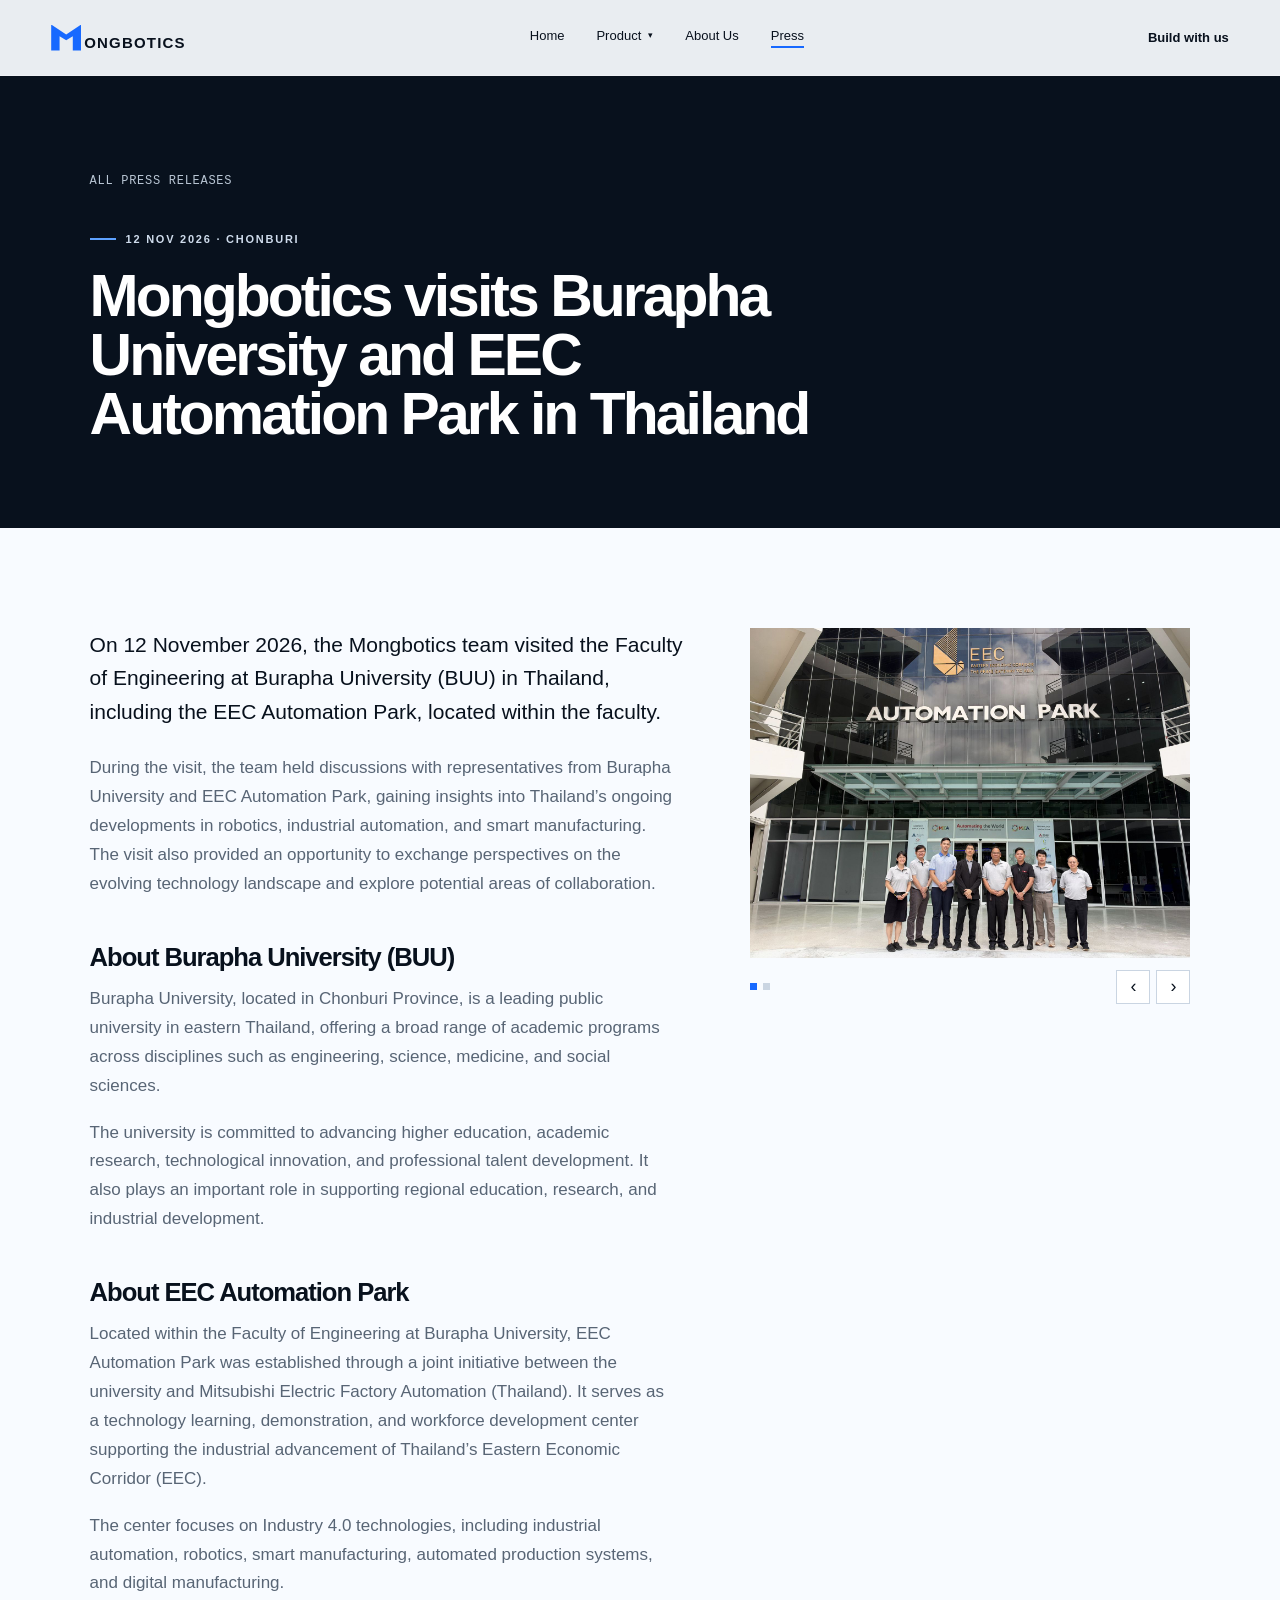
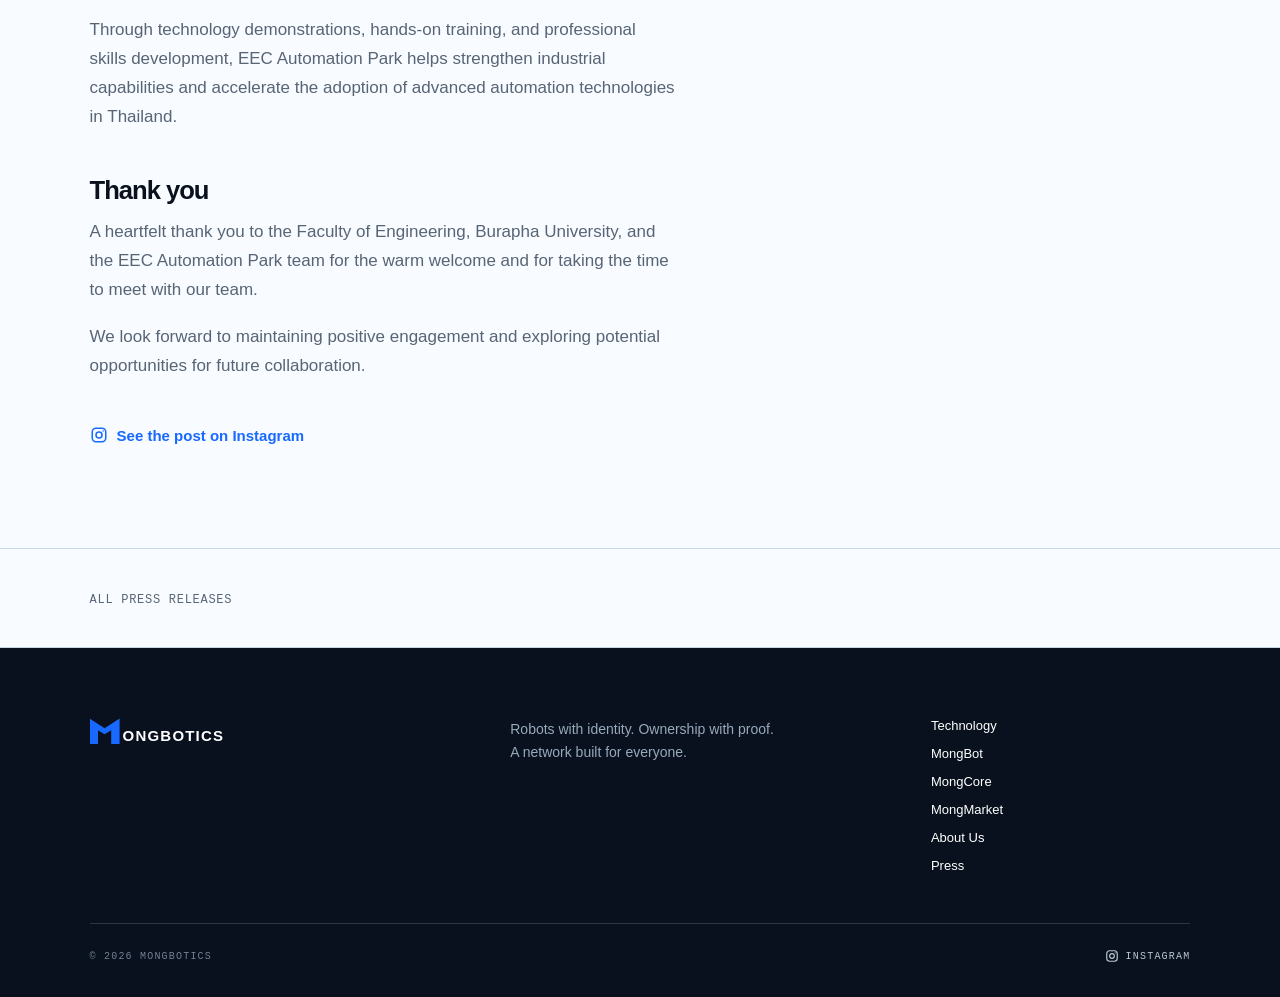
<file: press-burapha-university.html>
<!doctype html>
<html lang="en">
<head>
  <meta charset="utf-8">
  <meta name="viewport" content="width=device-width, initial-scale=1">
  <title>Mongbotics visits Burapha University and EEC Automation Park in Thailand | Mongbotics</title>
  <meta name="description" content="On 12 November 2026, the Mongbotics team visited the Faculty of Engineering at Burapha University (BUU) in Thailand, including the EEC Automation Park, located within the faculty.">
  <meta property="og:title" content="Mongbotics visits Burapha University and EEC Automation Park in Thailand | Mongbotics">
  <meta property="og:description" content="On 12 November 2026, the Mongbotics team visited the Faculty of Engineering at Burapha University (BUU) in Thailand, including the EEC Automation Park, located within the faculty.">
  <meta property="og:type" content="website">
  <meta property="og:image" content="og.png">
  <meta name="twitter:card" content="summary_large_image">
  <link rel="icon" href="favicon.svg?v=98de7afa" type="image/svg+xml">
  <link rel="stylesheet" href="styles.css?v=3945f2e9">
</head>
<body>
<main>

  <nav class="nav">
    <a class="brand" href="index.html"><span class="mark">M</span>ongbotics</a>
    <div class="links">
        <a href="index.html">Home</a>
        <div class="menu">
          <button type="button" class="menuBtn" aria-expanded="false" aria-controls="productMenu">
            Product <span class="caret" aria-hidden="true">&#9662;</span>
          </button>
          <div class="menuList" id="productMenu">
            <div class="menuInner">
          <a href="technology.html">Overview</a>
          <a href="mongbot.html">MongBot</a>
          <a href="mongcore.html">MongCore</a>
          <a href="mongmarket.html">MongMarket</a>
            </div>
          </div>
        </div>
        <a href="about.html">About Us</a>
        <a href="press.html" class="active">Press</a>
    </div>
    <a class="navCta" href="about.html#contact"><span class="navCtaText">Build with us</span></a>
    <button type="button" class="navBurger" aria-expanded="false" aria-controls="mobileNav" aria-label="Menu">
      <span aria-hidden="true"></span><span aria-hidden="true"></span><span aria-hidden="true"></span>
    </button>
  </nav>
  <div class="mobileNav" id="mobileNav" hidden>
    <a href="index.html">Home</a>
    <a href="technology.html">Overview</a>
    <a href="mongbot.html">MongBot</a>
    <a href="mongcore.html">MongCore</a>
    <a href="mongmarket.html">MongMarket</a>
    <a href="about.html">About Us</a>
    <a href="press.html" class="active">Press</a>
    <a class="mobileCta" href="about.html#contact">Build with us</a>
  </div>

  <section class="pressHero storyHero">
    <div class="pressHeroCopy">
      <a class="pressBack" href="press.html">All press releases</a>
      <p class="eyebrow"><span></span> 12 Nov 2026 &#183; Chonburi</p>
      <h1>Mongbotics visits Burapha University and EEC Automation Park in Thailand</h1>
    </div>
  </section>

  <section class="pressStory hasPhoto">
    <div class="pressStoryText">
      <p>On 12 November 2026, the Mongbotics team visited the Faculty of Engineering at Burapha University (BUU) in Thailand, including the EEC Automation Park, located within the faculty.</p>
      <p>During the visit, the team held discussions with representatives from Burapha University and EEC Automation Park, gaining insights into Thailand&#8217;s ongoing developments in robotics, industrial automation, and smart manufacturing. The visit also provided an opportunity to exchange perspectives on the evolving technology landscape and explore potential areas of collaboration.</p>
      <h3>About Burapha University (BUU)</h3>
      <p>Burapha University, located in Chonburi Province, is a leading public university in eastern Thailand, offering a broad range of academic programs across disciplines such as engineering, science, medicine, and social sciences.</p>
      <p>The university is committed to advancing higher education, academic research, technological innovation, and professional talent development. It also plays an important role in supporting regional education, research, and industrial development.</p>
      <h3>About EEC Automation Park</h3>
      <p>Located within the Faculty of Engineering at Burapha University, EEC Automation Park was established through a joint initiative between the university and Mitsubishi Electric Factory Automation (Thailand). It serves as a technology learning, demonstration, and workforce development center supporting the industrial advancement of Thailand&#8217;s Eastern Economic Corridor (EEC).</p>
      <p>The center focuses on Industry 4.0 technologies, including industrial automation, robotics, smart manufacturing, automated production systems, and digital manufacturing.</p>
      <p>Through technology demonstrations, hands-on training, and professional skills development, EEC Automation Park helps strengthen industrial capabilities and accelerate the adoption of advanced automation technologies in Thailand.</p>
      <h3>Thank you</h3>
      <p>A heartfelt thank you to the Faculty of Engineering, Burapha University, and the EEC Automation Park team for the warm welcome and for taking the time to meet with our team.</p>
      <p>We look forward to maintaining positive engagement and exploring potential opportunities for future collaboration.</p>
      <a class="igLink" href="https://www.instagram.com/p/Dfonx_ko_Nk/" target="_blank" rel="noopener"><svg class="igIcon" viewBox="0 0 24 24" fill="none" stroke="currentColor" stroke-width="2" aria-hidden="true" focusable="false"><rect x="3" y="3" width="18" height="18" rx="5"/><circle cx="12" cy="12" r="4"/><circle cx="17.5" cy="6.5" r="1" fill="currentColor" stroke="none"/></svg>See the post on Instagram</a>
    </div>
      <div class="gal galWide">
        <div class="galFrame">
          <img src="images/news/burapha-1.jpg" alt="A group photo in front of the EEC Automation Park building at Burapha University" class="on">
          <img src="images/news/burapha-2.jpg" alt="A group photo in the e-F@ctory showroom at EEC Automation Park" loading="lazy">
        </div>
        <div class="galCtl">
          <div class="galDots"><button type="button" aria-label="Photo 1"></button><button type="button" aria-label="Photo 2"></button></div>
          <div class="galBtns"><button type="button" class="galPrev" aria-label="Previous photo">&#8249;</button><button type="button" class="galNext" aria-label="Next photo">&#8250;</button></div>
        </div>
      </div>
  </section>
  <nav class="pressFoot"><a href="press.html">All press releases</a></nav>

</main>
<footer>
  <a class="brand" href="index.html"><span class="mark">M</span>ongbotics</a>
  <p>Robots with identity. Ownership with proof.<br>A network built for everyone.</p>
  <div>
    <a href="technology.html">Technology</a>
    <a href="mongbot.html">MongBot</a>
    <a href="mongcore.html">MongCore</a>
    <a href="mongmarket.html">MongMarket</a>
    <a href="about.html">About Us</a>
    <a href="press.html">Press</a>
  </div>
  <span>&#169; 2026 Mongbotics
    <a class="igLink" href="https://www.instagram.com/mongbotics/" target="_blank" rel="noopener"><svg class="igIcon" viewBox="0 0 24 24" fill="none" stroke="currentColor" stroke-width="2" aria-hidden="true" focusable="false"><rect x="3" y="3" width="18" height="18" rx="5"/><circle cx="12" cy="12" r="4"/><circle cx="17.5" cy="6.5" r="1" fill="currentColor" stroke="none"/></svg>Instagram</a>
  </span>
</footer>
<script>
// The dropdown opens on hover and on keyboard focus through CSS alone. This
// adds click, which is what a trackpad tap and a touch device actually send,
// plus Escape and click-outside to close it again.
(function () {
  var menu = document.querySelector(".menu");
  if (!menu) return;
  var btn = menu.querySelector(".menuBtn");

  function close() {
    menu.classList.remove("open");
    btn.setAttribute("aria-expanded", "false");
  }

  btn.addEventListener("click", function (e) {
    e.stopPropagation();
    var open = menu.classList.toggle("open");
    btn.setAttribute("aria-expanded", open ? "true" : "false");
  });

  document.addEventListener("click", function (e) {
    if (!menu.contains(e.target)) close();
  });

  document.addEventListener("keydown", function (e) {
    if (e.key === "Escape") {
      close();
      btn.focus();
    }
  });
})();

// The phone menu. The panel is hidden rather than display:none'd from CSS so
// that it stays out of the tab order while closed. Escape and a second tap on
// the burger both close it.
(function () {
  var burger = document.querySelector(".navBurger");
  var panel = document.getElementById("mobileNav");
  if (!burger || !panel) return;

  function set(open) {
    panel.hidden = !open;
    burger.setAttribute("aria-expanded", open ? "true" : "false");
    burger.classList.toggle("open", open);
    document.body.classList.toggle("navOpen", open);
  }

  burger.addEventListener("click", function () {
    set(panel.hidden);
  });

  panel.addEventListener("click", function (e) {
    if (e.target.tagName === "A") set(false);
  });

  document.addEventListener("keydown", function (e) {
    if (e.key === "Escape" && !panel.hidden) {
      set(false);
      burger.focus();
    }
  });

  // Coming back over the breakpoint with the panel open would otherwise leave
  // the body locked and a stray panel under the desktop nav.
  window.addEventListener("resize", function () {
    if (window.innerWidth > 800 && !panel.hidden) set(false);
  });
})();
</script>
<script>
document.querySelectorAll(".gal").forEach(function (g) {
  var imgs = g.querySelectorAll(".galFrame img"), dots = g.querySelectorAll(".galDots button");
  if (imgs.length < 2) return;
  var at = 0, timer, x0 = null;
  var still = window.matchMedia("(prefers-reduced-motion: reduce)").matches;
  function show(k) {
    at = (k + imgs.length) % imgs.length;
    imgs.forEach(function (m, j) { m.classList.toggle("on", j === at); });
    dots.forEach(function (d, j) { d.classList.toggle("on", j === at); });
  }
  function restart() {
    clearInterval(timer);
    if (!still) timer = setInterval(function () { show(at + 1); }, 3000);
  }
  function go(k) { show(k); restart(); }
  dots.forEach(function (d, j) { d.onclick = function () { go(j); }; });
  g.querySelector(".galPrev").onclick = function () { go(at - 1); };
  g.querySelector(".galNext").onclick = function () { go(at + 1); };
  var frame = g.querySelector(".galFrame");
  frame.addEventListener("pointerdown", function (e) { x0 = e.clientX; });
  frame.addEventListener("pointerup", function (e) {
    if (x0 === null) return;
    var dx = e.clientX - x0; x0 = null;
    if (Math.abs(dx) > 40) go(at + (dx < 0 ? 1 : -1));
  });
  // pause for a real mouse only: on a phone a tap counts as "mouse enter" and
  // there is never a "leave", so the slideshow would stop for good
  g.addEventListener("pointerenter", function (e) { if (e.pointerType === "mouse") clearInterval(timer); });
  g.addEventListener("pointerleave", function (e) { if (e.pointerType === "mouse") restart(); });
  frame.addEventListener("pointercancel", function () { x0 = null; });
  // the later photos load lazily; fetch them once the page has settled
  window.addEventListener("load", function () { imgs.forEach(function (m) { m.loading = "eager"; }); });
  show(0);
  restart();
});
</script>
</body>
</html>
</file>
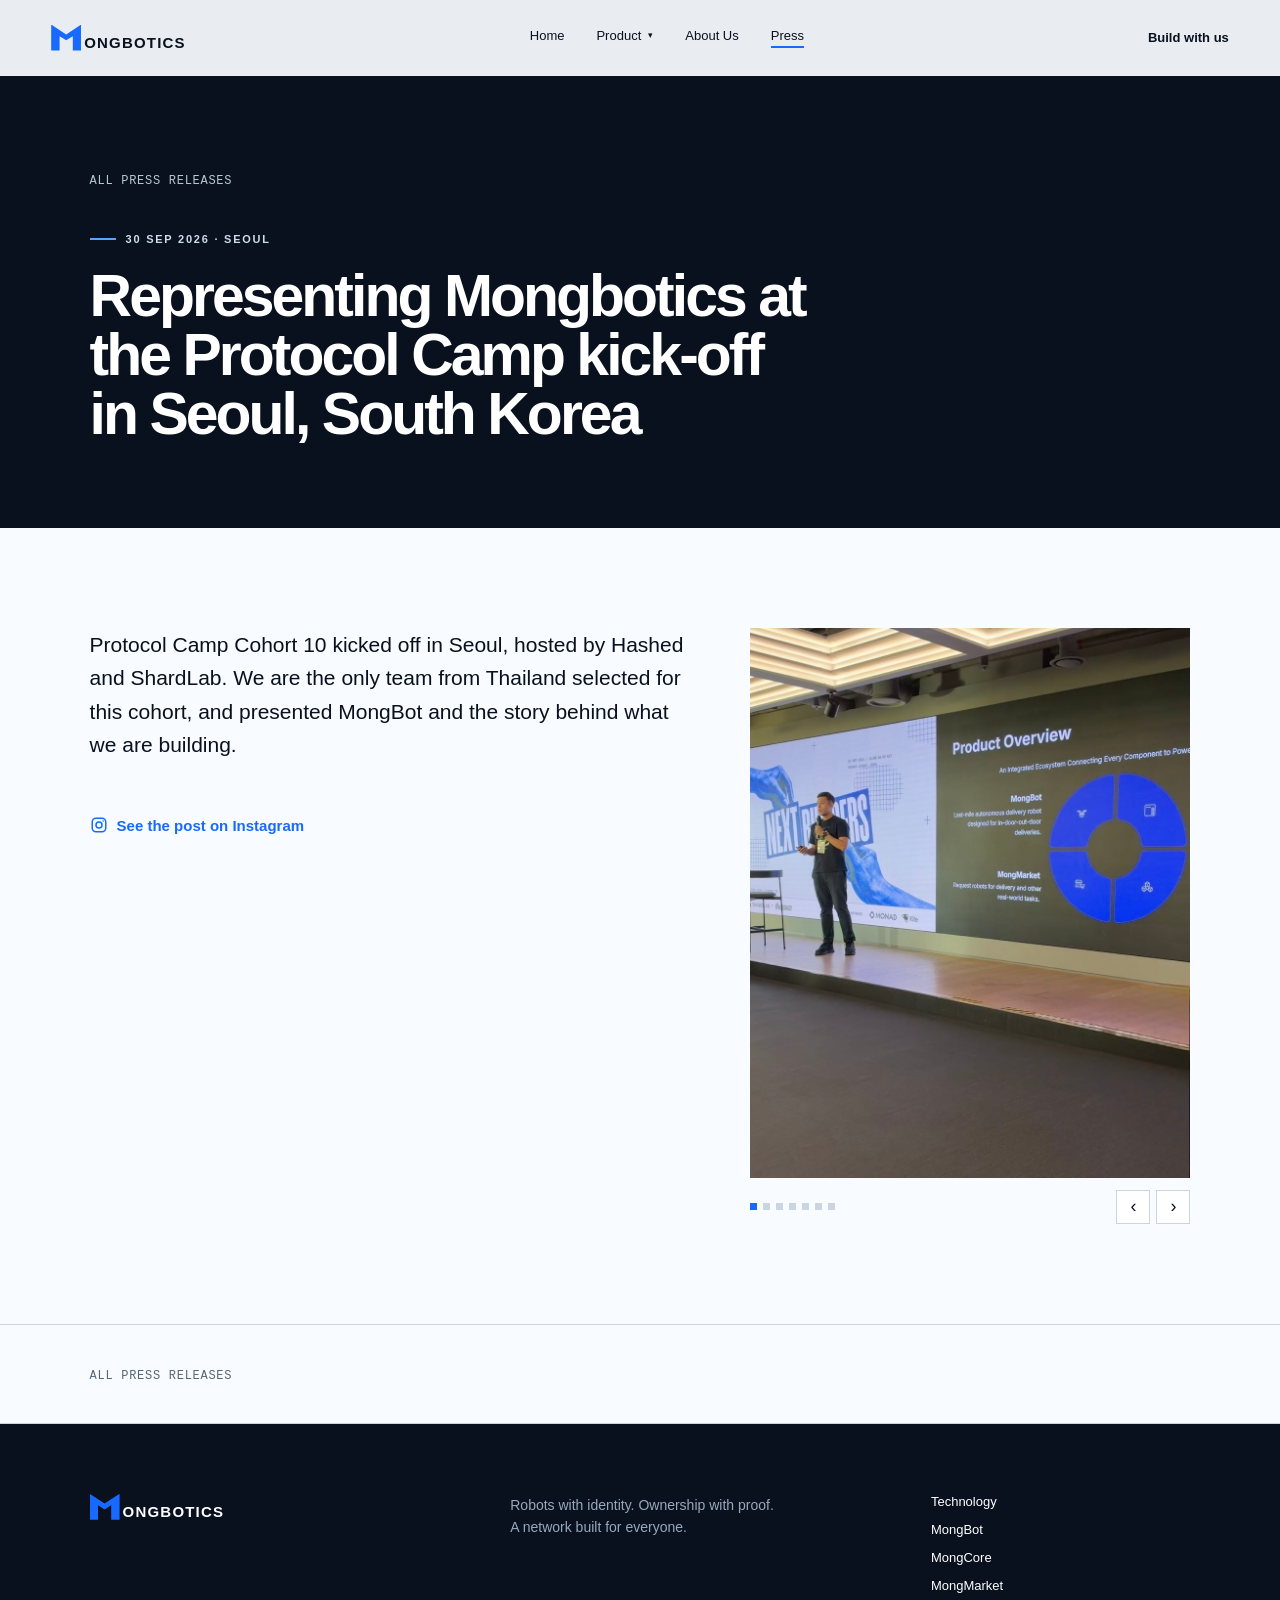
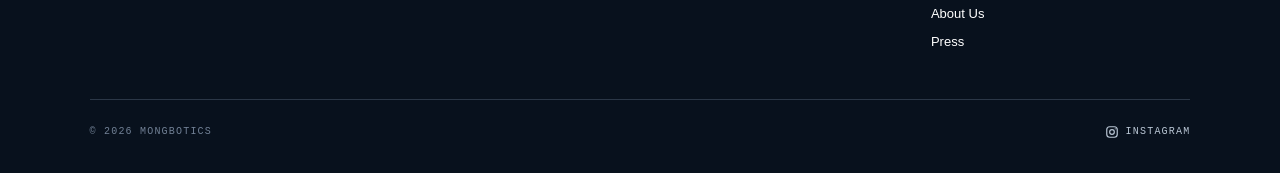
<file: press-protocol-camp-seoul.html>
<!doctype html>
<html lang="en">
<head>
  <meta charset="utf-8">
  <meta name="viewport" content="width=device-width, initial-scale=1">
  <title>Representing Mongbotics at the Protocol Camp kick-off in Seoul, South Korea | Mongbotics</title>
  <meta name="description" content="Protocol Camp Cohort 10 kicked off in Seoul, hosted by Hashed and ShardLab. We are the only team from Thailand selected for this cohort, and presented MongBot and the story behind what we are building.">
  <meta property="og:title" content="Representing Mongbotics at the Protocol Camp kick-off in Seoul, South Korea | Mongbotics">
  <meta property="og:description" content="Protocol Camp Cohort 10 kicked off in Seoul, hosted by Hashed and ShardLab. We are the only team from Thailand selected for this cohort, and presented MongBot and the story behind what we are building.">
  <meta property="og:type" content="website">
  <meta property="og:image" content="og.png">
  <meta name="twitter:card" content="summary_large_image">
  <link rel="icon" href="favicon.svg?v=98de7afa" type="image/svg+xml">
  <link rel="stylesheet" href="styles.css?v=3945f2e9">
</head>
<body>
<main>

  <nav class="nav">
    <a class="brand" href="index.html"><span class="mark">M</span>ongbotics</a>
    <div class="links">
        <a href="index.html">Home</a>
        <div class="menu">
          <button type="button" class="menuBtn" aria-expanded="false" aria-controls="productMenu">
            Product <span class="caret" aria-hidden="true">&#9662;</span>
          </button>
          <div class="menuList" id="productMenu">
            <div class="menuInner">
          <a href="technology.html">Overview</a>
          <a href="mongbot.html">MongBot</a>
          <a href="mongcore.html">MongCore</a>
          <a href="mongmarket.html">MongMarket</a>
            </div>
          </div>
        </div>
        <a href="about.html">About Us</a>
        <a href="press.html" class="active">Press</a>
    </div>
    <a class="navCta" href="about.html#contact"><span class="navCtaText">Build with us</span></a>
    <button type="button" class="navBurger" aria-expanded="false" aria-controls="mobileNav" aria-label="Menu">
      <span aria-hidden="true"></span><span aria-hidden="true"></span><span aria-hidden="true"></span>
    </button>
  </nav>
  <div class="mobileNav" id="mobileNav" hidden>
    <a href="index.html">Home</a>
    <a href="technology.html">Overview</a>
    <a href="mongbot.html">MongBot</a>
    <a href="mongcore.html">MongCore</a>
    <a href="mongmarket.html">MongMarket</a>
    <a href="about.html">About Us</a>
    <a href="press.html" class="active">Press</a>
    <a class="mobileCta" href="about.html#contact">Build with us</a>
  </div>

  <section class="pressHero storyHero">
    <div class="pressHeroCopy">
      <a class="pressBack" href="press.html">All press releases</a>
      <p class="eyebrow"><span></span> 30 Sep 2026 &#183; Seoul</p>
      <h1>Representing Mongbotics at the Protocol Camp kick-off in Seoul, South Korea</h1>
    </div>
  </section>

  <section class="pressStory hasPhoto">
    <div class="pressStoryText">
      <p>Protocol Camp Cohort 10 kicked off in Seoul, hosted by Hashed and ShardLab. We are the only team from Thailand selected for this cohort, and presented MongBot and the story behind what we are building.</p>
      <a class="igLink" href="https://www.instagram.com/p/DeI51D9Cf61/" target="_blank" rel="noopener"><svg class="igIcon" viewBox="0 0 24 24" fill="none" stroke="currentColor" stroke-width="2" aria-hidden="true" focusable="false"><rect x="3" y="3" width="18" height="18" rx="5"/><circle cx="12" cy="12" r="4"/><circle cx="17.5" cy="6.5" r="1" fill="currentColor" stroke="none"/></svg>See the post on Instagram</a>
    </div>
      <div class="gal">
        <div class="galFrame">
          <img src="images/news/protocol-camp-5.jpg" alt="Presenting the MongBot product overview on stage at the Protocol Camp kick-off in Seoul" class="on">
          <img src="images/news/protocol-camp-4.jpg" alt="The Mongbotics presentation seen from the audience at Protocol Camp" loading="lazy">
          <img src="images/news/protocol-camp-6.jpg" alt="At the Next Builders wall at Protocol Camp in Seoul" loading="lazy">
          <img src="images/news/protocol-camp-7.jpg" alt="A selfie in front of the Next Builders wall at Protocol Camp" loading="lazy">
          <img src="images/news/protocol-camp-1.jpg" alt="Welcome remarks on stage at the Protocol Camp Cohort 10 kick-off" loading="lazy">
          <img src="images/news/protocol-camp-2.jpg" alt="On stage at the Protocol Camp Cohort 10 kick-off" loading="lazy">
          <img src="images/news/protocol-camp-3.jpg" alt="The AI panel talk at the Protocol Camp Cohort 10 kick-off" loading="lazy">
        </div>
        <div class="galCtl">
          <div class="galDots"><button type="button" aria-label="Photo 1"></button><button type="button" aria-label="Photo 2"></button><button type="button" aria-label="Photo 3"></button><button type="button" aria-label="Photo 4"></button><button type="button" aria-label="Photo 5"></button><button type="button" aria-label="Photo 6"></button><button type="button" aria-label="Photo 7"></button></div>
          <div class="galBtns"><button type="button" class="galPrev" aria-label="Previous photo">&#8249;</button><button type="button" class="galNext" aria-label="Next photo">&#8250;</button></div>
        </div>
      </div>
  </section>
  <nav class="pressFoot"><a href="press.html">All press releases</a></nav>

</main>
<footer>
  <a class="brand" href="index.html"><span class="mark">M</span>ongbotics</a>
  <p>Robots with identity. Ownership with proof.<br>A network built for everyone.</p>
  <div>
    <a href="technology.html">Technology</a>
    <a href="mongbot.html">MongBot</a>
    <a href="mongcore.html">MongCore</a>
    <a href="mongmarket.html">MongMarket</a>
    <a href="about.html">About Us</a>
    <a href="press.html">Press</a>
  </div>
  <span>&#169; 2026 Mongbotics
    <a class="igLink" href="https://www.instagram.com/mongbotics/" target="_blank" rel="noopener"><svg class="igIcon" viewBox="0 0 24 24" fill="none" stroke="currentColor" stroke-width="2" aria-hidden="true" focusable="false"><rect x="3" y="3" width="18" height="18" rx="5"/><circle cx="12" cy="12" r="4"/><circle cx="17.5" cy="6.5" r="1" fill="currentColor" stroke="none"/></svg>Instagram</a>
  </span>
</footer>
<script>
// The dropdown opens on hover and on keyboard focus through CSS alone. This
// adds click, which is what a trackpad tap and a touch device actually send,
// plus Escape and click-outside to close it again.
(function () {
  var menu = document.querySelector(".menu");
  if (!menu) return;
  var btn = menu.querySelector(".menuBtn");

  function close() {
    menu.classList.remove("open");
    btn.setAttribute("aria-expanded", "false");
  }

  btn.addEventListener("click", function (e) {
    e.stopPropagation();
    var open = menu.classList.toggle("open");
    btn.setAttribute("aria-expanded", open ? "true" : "false");
  });

  document.addEventListener("click", function (e) {
    if (!menu.contains(e.target)) close();
  });

  document.addEventListener("keydown", function (e) {
    if (e.key === "Escape") {
      close();
      btn.focus();
    }
  });
})();

// The phone menu. The panel is hidden rather than display:none'd from CSS so
// that it stays out of the tab order while closed. Escape and a second tap on
// the burger both close it.
(function () {
  var burger = document.querySelector(".navBurger");
  var panel = document.getElementById("mobileNav");
  if (!burger || !panel) return;

  function set(open) {
    panel.hidden = !open;
    burger.setAttribute("aria-expanded", open ? "true" : "false");
    burger.classList.toggle("open", open);
    document.body.classList.toggle("navOpen", open);
  }

  burger.addEventListener("click", function () {
    set(panel.hidden);
  });

  panel.addEventListener("click", function (e) {
    if (e.target.tagName === "A") set(false);
  });

  document.addEventListener("keydown", function (e) {
    if (e.key === "Escape" && !panel.hidden) {
      set(false);
      burger.focus();
    }
  });

  // Coming back over the breakpoint with the panel open would otherwise leave
  // the body locked and a stray panel under the desktop nav.
  window.addEventListener("resize", function () {
    if (window.innerWidth > 800 && !panel.hidden) set(false);
  });
})();
</script>
<script>
document.querySelectorAll(".gal").forEach(function (g) {
  var imgs = g.querySelectorAll(".galFrame img"), dots = g.querySelectorAll(".galDots button");
  if (imgs.length < 2) return;
  var at = 0, timer, x0 = null;
  var still = window.matchMedia("(prefers-reduced-motion: reduce)").matches;
  function show(k) {
    at = (k + imgs.length) % imgs.length;
    imgs.forEach(function (m, j) { m.classList.toggle("on", j === at); });
    dots.forEach(function (d, j) { d.classList.toggle("on", j === at); });
  }
  function restart() {
    clearInterval(timer);
    if (!still) timer = setInterval(function () { show(at + 1); }, 3000);
  }
  function go(k) { show(k); restart(); }
  dots.forEach(function (d, j) { d.onclick = function () { go(j); }; });
  g.querySelector(".galPrev").onclick = function () { go(at - 1); };
  g.querySelector(".galNext").onclick = function () { go(at + 1); };
  var frame = g.querySelector(".galFrame");
  frame.addEventListener("pointerdown", function (e) { x0 = e.clientX; });
  frame.addEventListener("pointerup", function (e) {
    if (x0 === null) return;
    var dx = e.clientX - x0; x0 = null;
    if (Math.abs(dx) > 40) go(at + (dx < 0 ? 1 : -1));
  });
  // pause for a real mouse only: on a phone a tap counts as "mouse enter" and
  // there is never a "leave", so the slideshow would stop for good
  g.addEventListener("pointerenter", function (e) { if (e.pointerType === "mouse") clearInterval(timer); });
  g.addEventListener("pointerleave", function (e) { if (e.pointerType === "mouse") restart(); });
  frame.addEventListener("pointercancel", function () { x0 = null; });
  // the later photos load lazily; fetch them once the page has settled
  window.addEventListener("load", function () { imgs.forEach(function (m) { m.loading = "eager"; }); });
  show(0);
  restart();
});
</script>
</body>
</html>
</file>
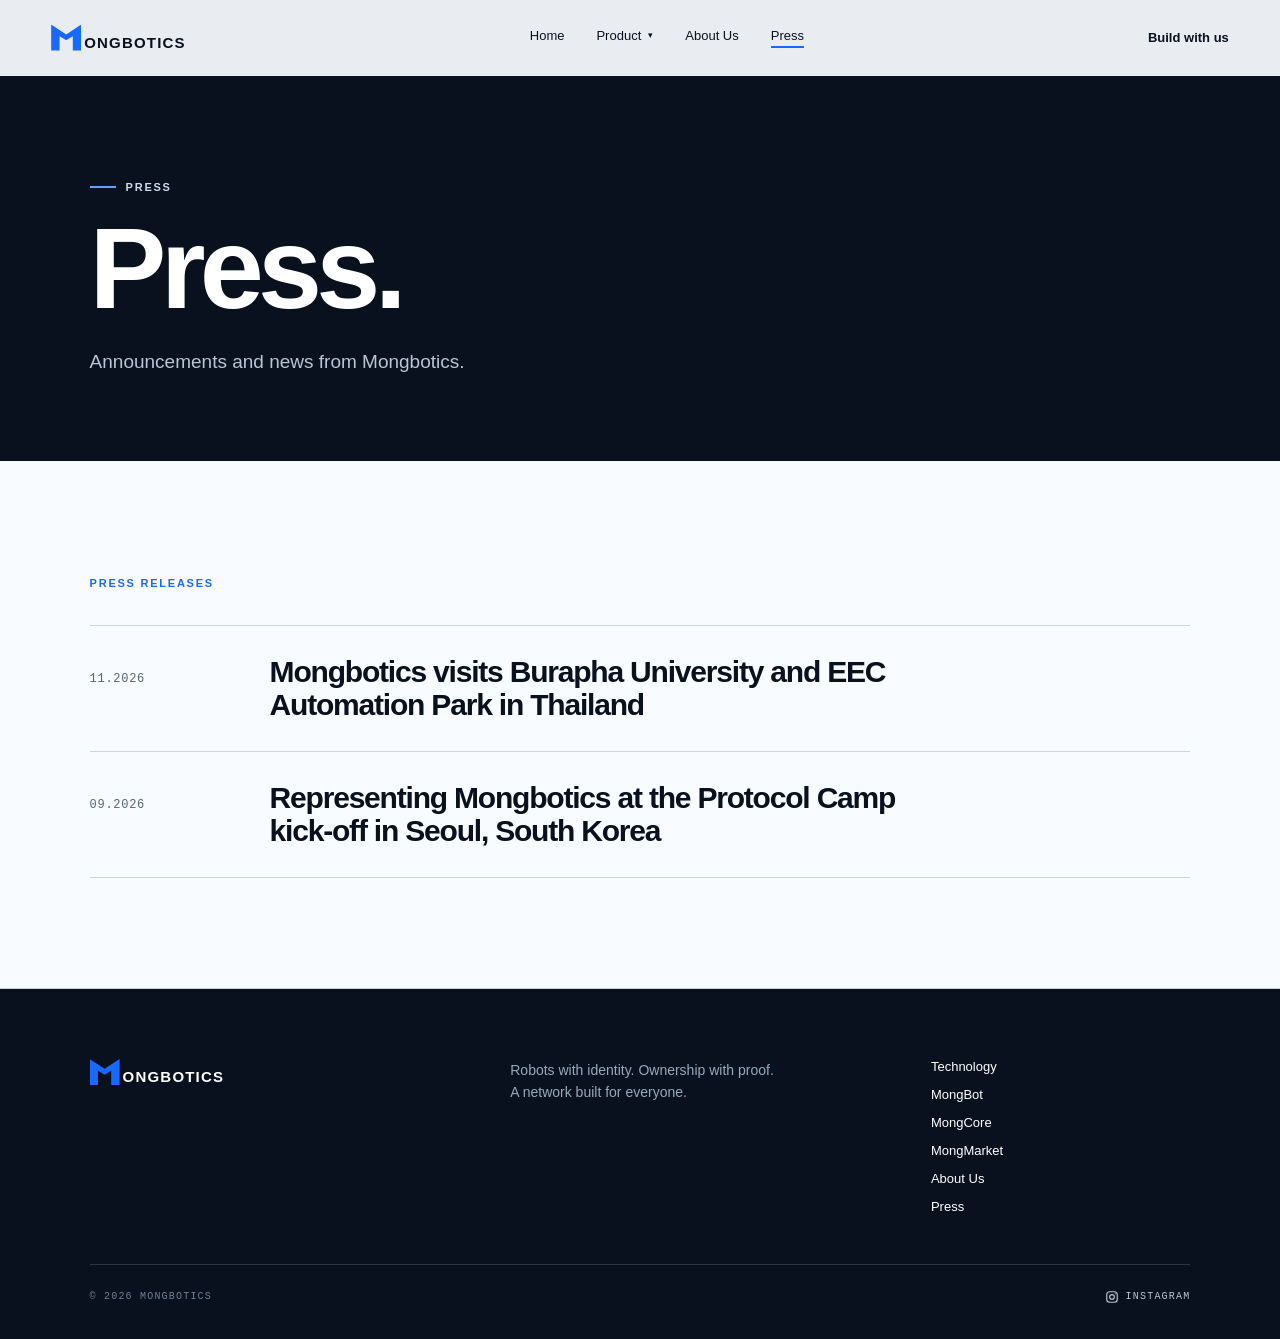
<file: press.html>
<!doctype html>
<html lang="en">
<head>
  <meta charset="utf-8">
  <meta name="viewport" content="width=device-width, initial-scale=1">
  <title>Press | Mongbotics</title>
  <meta name="description" content="Announcements and news from Mongbotics.">
  <meta property="og:title" content="Press | Mongbotics">
  <meta property="og:description" content="Announcements and news from Mongbotics.">
  <meta property="og:type" content="website">
  <meta property="og:image" content="og.png">
  <meta name="twitter:card" content="summary_large_image">
  <link rel="icon" href="favicon.svg?v=98de7afa" type="image/svg+xml">
  <link rel="stylesheet" href="styles.css?v=3945f2e9">
</head>
<body>
<main>

  <nav class="nav">
    <a class="brand" href="index.html"><span class="mark">M</span>ongbotics</a>
    <div class="links">
        <a href="index.html">Home</a>
        <div class="menu">
          <button type="button" class="menuBtn" aria-expanded="false" aria-controls="productMenu">
            Product <span class="caret" aria-hidden="true">&#9662;</span>
          </button>
          <div class="menuList" id="productMenu">
            <div class="menuInner">
          <a href="technology.html">Overview</a>
          <a href="mongbot.html">MongBot</a>
          <a href="mongcore.html">MongCore</a>
          <a href="mongmarket.html">MongMarket</a>
            </div>
          </div>
        </div>
        <a href="about.html">About Us</a>
        <a href="press.html" class="active">Press</a>
    </div>
    <a class="navCta" href="about.html#contact"><span class="navCtaText">Build with us</span></a>
    <button type="button" class="navBurger" aria-expanded="false" aria-controls="mobileNav" aria-label="Menu">
      <span aria-hidden="true"></span><span aria-hidden="true"></span><span aria-hidden="true"></span>
    </button>
  </nav>
  <div class="mobileNav" id="mobileNav" hidden>
    <a href="index.html">Home</a>
    <a href="technology.html">Overview</a>
    <a href="mongbot.html">MongBot</a>
    <a href="mongcore.html">MongCore</a>
    <a href="mongmarket.html">MongMarket</a>
    <a href="about.html">About Us</a>
    <a href="press.html" class="active">Press</a>
    <a class="mobileCta" href="about.html#contact">Build with us</a>
  </div>

  <section class="pressHero">
    <div class="pressHeroCopy">
      <p class="eyebrow"><span></span> Press</p>
      <h1>Press.</h1>
      <p class="pressSub">Announcements and news from Mongbotics.</p>
    </div>
  </section>

  <section class="pressList">
    <p class="sectionTag">Press releases</p>
    <ul class="pressRows">
      <li data-year="2026">
        <time datetime="2026-11">11.2026</time>
        <h3><a href="press-burapha-university.html">Mongbotics visits Burapha University and EEC Automation Park in Thailand</a></h3>
      </li>
      <li data-year="2026">
        <time datetime="2026-09">09.2026</time>
        <h3><a href="press-protocol-camp-seoul.html">Representing Mongbotics at the Protocol Camp kick-off in Seoul, South Korea</a></h3>
      </li>
    </ul>
  </section>

</main>
<footer>
  <a class="brand" href="index.html"><span class="mark">M</span>ongbotics</a>
  <p>Robots with identity. Ownership with proof.<br>A network built for everyone.</p>
  <div>
    <a href="technology.html">Technology</a>
    <a href="mongbot.html">MongBot</a>
    <a href="mongcore.html">MongCore</a>
    <a href="mongmarket.html">MongMarket</a>
    <a href="about.html">About Us</a>
    <a href="press.html">Press</a>
  </div>
  <span>&#169; 2026 Mongbotics
    <a class="igLink" href="https://www.instagram.com/mongbotics/" target="_blank" rel="noopener"><svg class="igIcon" viewBox="0 0 24 24" fill="none" stroke="currentColor" stroke-width="2" aria-hidden="true" focusable="false"><rect x="3" y="3" width="18" height="18" rx="5"/><circle cx="12" cy="12" r="4"/><circle cx="17.5" cy="6.5" r="1" fill="currentColor" stroke="none"/></svg>Instagram</a>
  </span>
</footer>
<script>
// The dropdown opens on hover and on keyboard focus through CSS alone. This
// adds click, which is what a trackpad tap and a touch device actually send,
// plus Escape and click-outside to close it again.
(function () {
  var menu = document.querySelector(".menu");
  if (!menu) return;
  var btn = menu.querySelector(".menuBtn");

  function close() {
    menu.classList.remove("open");
    btn.setAttribute("aria-expanded", "false");
  }

  btn.addEventListener("click", function (e) {
    e.stopPropagation();
    var open = menu.classList.toggle("open");
    btn.setAttribute("aria-expanded", open ? "true" : "false");
  });

  document.addEventListener("click", function (e) {
    if (!menu.contains(e.target)) close();
  });

  document.addEventListener("keydown", function (e) {
    if (e.key === "Escape") {
      close();
      btn.focus();
    }
  });
})();

// The phone menu. The panel is hidden rather than display:none'd from CSS so
// that it stays out of the tab order while closed. Escape and a second tap on
// the burger both close it.
(function () {
  var burger = document.querySelector(".navBurger");
  var panel = document.getElementById("mobileNav");
  if (!burger || !panel) return;

  function set(open) {
    panel.hidden = !open;
    burger.setAttribute("aria-expanded", open ? "true" : "false");
    burger.classList.toggle("open", open);
    document.body.classList.toggle("navOpen", open);
  }

  burger.addEventListener("click", function () {
    set(panel.hidden);
  });

  panel.addEventListener("click", function (e) {
    if (e.target.tagName === "A") set(false);
  });

  document.addEventListener("keydown", function (e) {
    if (e.key === "Escape" && !panel.hidden) {
      set(false);
      burger.focus();
    }
  });

  // Coming back over the breakpoint with the panel open would otherwise leave
  // the body locked and a stray panel under the desktop nav.
  window.addEventListener("resize", function () {
    if (window.innerWidth > 800 && !panel.hidden) set(false);
  });
})();
</script>
<script>
(function () {
  var bar = document.querySelector(".pressYears");
  if (!bar) return;
  var rows = document.querySelectorAll(".pressRows li");
  bar.querySelectorAll("button").forEach(function (b) {
    b.addEventListener("click", function () {
      bar.querySelectorAll("button").forEach(function (o) { o.setAttribute("aria-pressed", o === b ? "true" : "false"); });
      rows.forEach(function (r) { r.hidden = b.dataset.year !== "all" && r.dataset.year !== b.dataset.year; });
    });
  });
})();
</script>
</body>
</html>
</file>
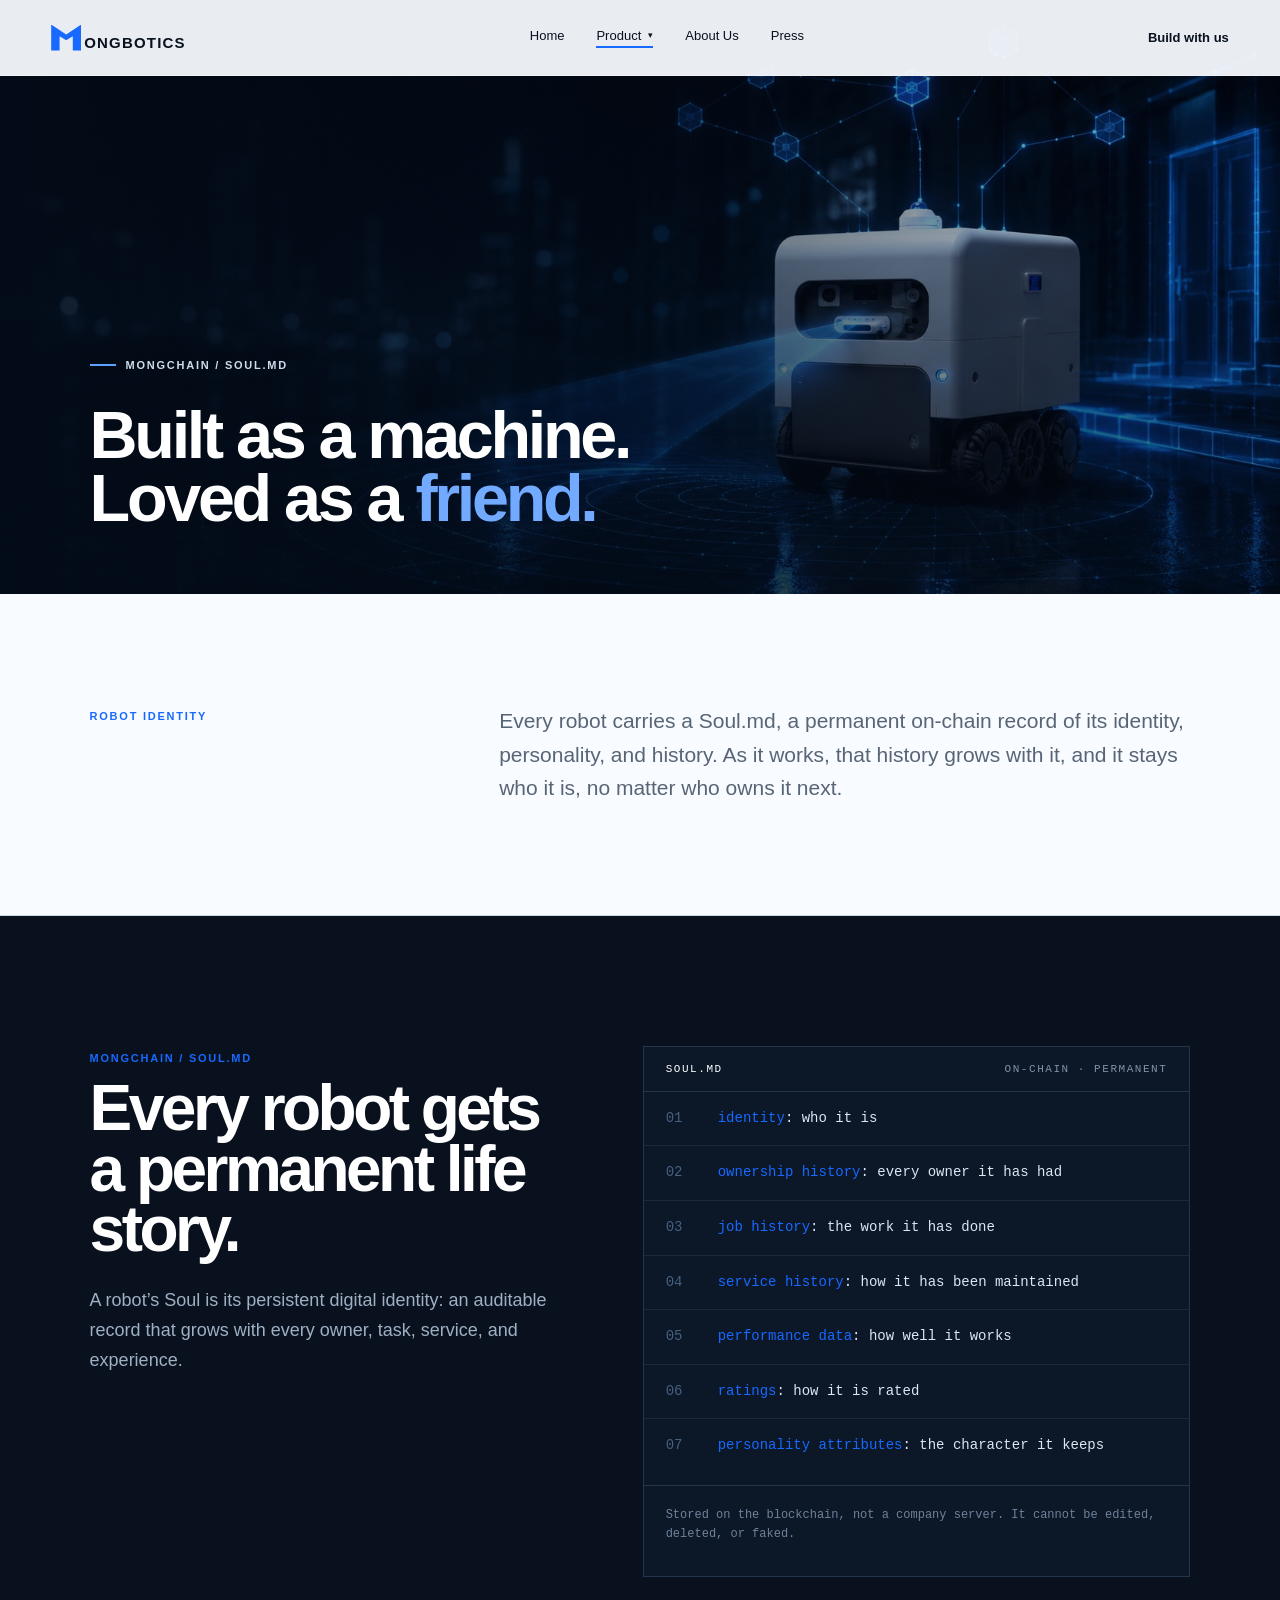
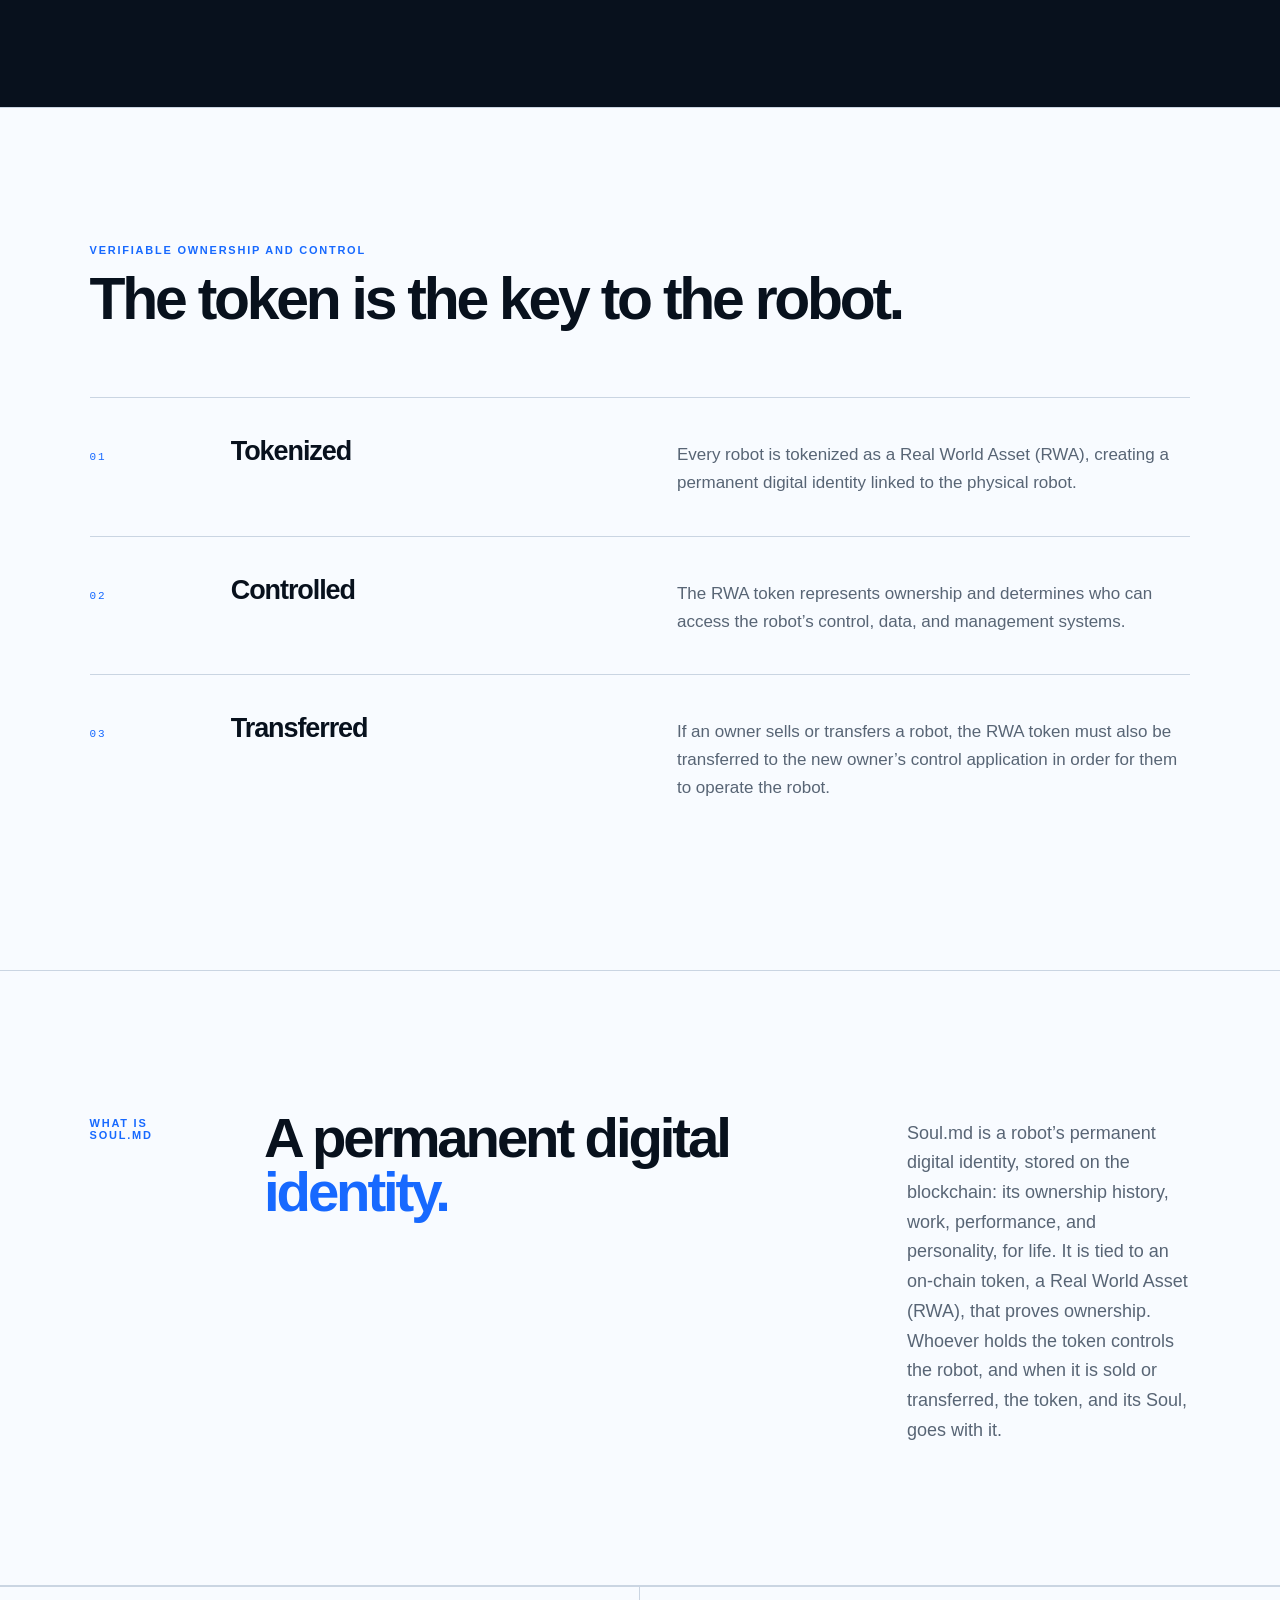
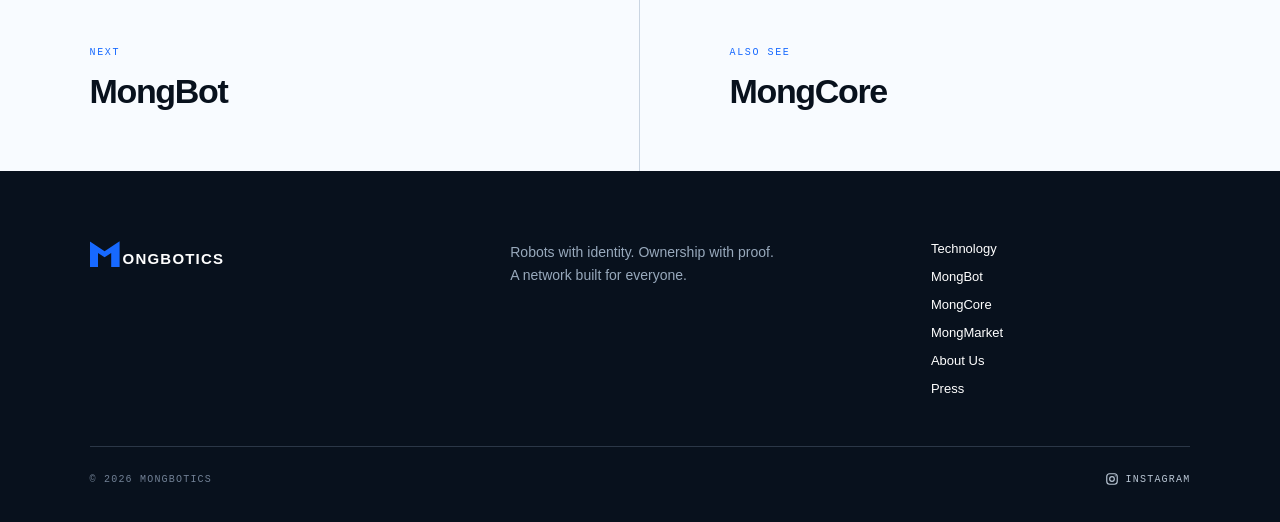
<file: technology.html>
<!doctype html>
<html lang="en">
<head>
  <meta charset="utf-8">
  <meta name="viewport" content="width=device-width, initial-scale=1">
  <title>Technology | Mongbotics</title>
  <meta name="description" content="MongChain gives every robot a permanent on-chain identity: its Soul.md, ownership history, and verifiable record.">
  <meta property="og:title" content="Technology | Mongbotics">
  <meta property="og:description" content="MongChain gives every robot a permanent on-chain identity: its Soul.md, ownership history, and verifiable record.">
  <meta property="og:type" content="website">
  <meta property="og:image" content="og.png">
  <meta name="twitter:card" content="summary_large_image">
  <link rel="icon" href="favicon.svg?v=98de7afa" type="image/svg+xml">
  <link rel="stylesheet" href="styles.css?v=3945f2e9">
</head>
<body>
<main>

  <nav class="nav">
    <a class="brand" href="index.html"><span class="mark">M</span>ongbotics</a>
    <div class="links">
        <a href="index.html">Home</a>
        <div class="menu">
          <button type="button" class="menuBtn active" aria-expanded="false" aria-controls="productMenu">
            Product <span class="caret" aria-hidden="true">&#9662;</span>
          </button>
          <div class="menuList" id="productMenu">
            <div class="menuInner">
          <a href="technology.html" class="active">Overview</a>
          <a href="mongbot.html">MongBot</a>
          <a href="mongcore.html">MongCore</a>
          <a href="mongmarket.html">MongMarket</a>
            </div>
          </div>
        </div>
        <a href="about.html">About Us</a>
        <a href="press.html">Press</a>
    </div>
    <a class="navCta" href="about.html#contact"><span class="navCtaText">Build with us</span></a>
    <button type="button" class="navBurger" aria-expanded="false" aria-controls="mobileNav" aria-label="Menu">
      <span aria-hidden="true"></span><span aria-hidden="true"></span><span aria-hidden="true"></span>
    </button>
  </nav>
  <div class="mobileNav" id="mobileNav" hidden>
    <a href="index.html">Home</a>
    <a href="technology.html" class="active">Overview</a>
    <a href="mongbot.html">MongBot</a>
    <a href="mongcore.html">MongCore</a>
    <a href="mongmarket.html">MongMarket</a>
    <a href="about.html">About Us</a>
    <a href="press.html">Press</a>
    <a class="mobileCta" href="about.html#contact">Build with us</a>
  </div>

  <section class="pageHero">
    <img src="images/technology-hero.jpg" alt="A MongBot robot at night, its LiDAR scan, depth camera and on-chain network links visualised around it">
    <div class="heroShade"></div>
    <div class="pageHeroCopy">
      <p class="eyebrow"><span></span> MongChain / Soul.md</p>
      <h1>Built as a machine.<br>Loved as a <em>friend.</em></h1>
    </div>
  </section>

  <section class="pageIntro">
    <p class="sectionTag">Robot Identity</p>
    <p>Every robot carries a Soul.md, a permanent on-chain record of its identity, personality, and history. As it works, that history grows with it, and it stays who it is, no matter who owns it next.</p>
  </section>

  <section class="soulFile">
    <div>
      <p class="sectionTag">MongChain / Soul.md</p>
      <h2>Every robot gets a permanent life story.</h2>
      <p class="lead">A robot&#8217;s Soul is its persistent digital identity: an auditable record that grows with every owner, task, service, and experience.</p>
    </div>
    <div class="soulCard">
      <div class="bar"><b>Soul.md</b><span>On-chain &#183; permanent</span></div>
      <div class="soulRow"><i>01</i><span><em>identity</em>: who it is</span></div>
      <div class="soulRow"><i>02</i><span><em>ownership history</em>: every owner it has had</span></div>
      <div class="soulRow"><i>03</i><span><em>job history</em>: the work it has done</span></div>
      <div class="soulRow"><i>04</i><span><em>service history</em>: how it has been maintained</span></div>
      <div class="soulRow"><i>05</i><span><em>performance data</em>: how well it works</span></div>
      <div class="soulRow"><i>06</i><span><em>ratings</em>: how it is rated</span></div>
      <div class="soulRow"><i>07</i><span><em>personality attributes</em>: the character it keeps</span></div>
      <p class="soulNote">Stored on the blockchain, not a company server. It cannot be edited, deleted, or faked.</p>
    </div>
  </section>

  <section class="ownRule">
    <p class="sectionTag">Verifiable ownership and control</p>
    <h2>The token is the key to the robot.</h2>
    <div class="ownStep">
      <b>01</b><h3>Tokenized</h3>
      <p>Every robot is tokenized as a Real World Asset (RWA), creating a permanent digital identity linked to the physical robot.</p>
    </div>
    <div class="ownStep">
      <b>02</b><h3>Controlled</h3>
      <p>The RWA token represents ownership and determines who can access the robot&#8217;s control, data, and management systems.</p>
    </div>
    <div class="ownStep">
      <b>03</b><h3>Transferred</h3>
      <p>If an owner sells or transfers a robot, the RWA token must also be transferred to the new owner&#8217;s control application in order for them to operate the robot.</p>
    </div>
  </section>

  <section class="manifesto">
    <p class="sectionTag">What is Soul.md</p>
    <h2>A permanent digital <span>identity.</span></h2>
    <p class="manifestoBody">Soul.md is a robot&#8217;s permanent digital identity, stored on the blockchain: its ownership history, work, performance, and personality, for life. It is tied to an on-chain token, a Real World Asset (RWA), that proves ownership. Whoever holds the token controls the robot, and when it is sold or transferred, the token, and its Soul, goes with it.</p>
  </section>

  <nav class="pageNext">
    <a href="mongbot.html"><span>Next</span><strong>MongBot</strong></a>
    <a href="mongcore.html"><span>Also see</span><strong>MongCore</strong></a>
  </nav>

</main>
<footer>
  <a class="brand" href="index.html"><span class="mark">M</span>ongbotics</a>
  <p>Robots with identity. Ownership with proof.<br>A network built for everyone.</p>
  <div>
    <a href="technology.html">Technology</a>
    <a href="mongbot.html">MongBot</a>
    <a href="mongcore.html">MongCore</a>
    <a href="mongmarket.html">MongMarket</a>
    <a href="about.html">About Us</a>
    <a href="press.html">Press</a>
  </div>
  <span>&#169; 2026 Mongbotics
    <a class="igLink" href="https://www.instagram.com/mongbotics/" target="_blank" rel="noopener"><svg class="igIcon" viewBox="0 0 24 24" fill="none" stroke="currentColor" stroke-width="2" aria-hidden="true" focusable="false"><rect x="3" y="3" width="18" height="18" rx="5"/><circle cx="12" cy="12" r="4"/><circle cx="17.5" cy="6.5" r="1" fill="currentColor" stroke="none"/></svg>Instagram</a>
  </span>
</footer>
<script>
// The dropdown opens on hover and on keyboard focus through CSS alone. This
// adds click, which is what a trackpad tap and a touch device actually send,
// plus Escape and click-outside to close it again.
(function () {
  var menu = document.querySelector(".menu");
  if (!menu) return;
  var btn = menu.querySelector(".menuBtn");

  function close() {
    menu.classList.remove("open");
    btn.setAttribute("aria-expanded", "false");
  }

  btn.addEventListener("click", function (e) {
    e.stopPropagation();
    var open = menu.classList.toggle("open");
    btn.setAttribute("aria-expanded", open ? "true" : "false");
  });

  document.addEventListener("click", function (e) {
    if (!menu.contains(e.target)) close();
  });

  document.addEventListener("keydown", function (e) {
    if (e.key === "Escape") {
      close();
      btn.focus();
    }
  });
})();

// The phone menu. The panel is hidden rather than display:none'd from CSS so
// that it stays out of the tab order while closed. Escape and a second tap on
// the burger both close it.
(function () {
  var burger = document.querySelector(".navBurger");
  var panel = document.getElementById("mobileNav");
  if (!burger || !panel) return;

  function set(open) {
    panel.hidden = !open;
    burger.setAttribute("aria-expanded", open ? "true" : "false");
    burger.classList.toggle("open", open);
    document.body.classList.toggle("navOpen", open);
  }

  burger.addEventListener("click", function () {
    set(panel.hidden);
  });

  panel.addEventListener("click", function (e) {
    if (e.target.tagName === "A") set(false);
  });

  document.addEventListener("keydown", function (e) {
    if (e.key === "Escape" && !panel.hidden) {
      set(false);
      burger.focus();
    }
  });

  // Coming back over the breakpoint with the panel open would otherwise leave
  // the body locked and a stray panel under the desktop nav.
  window.addEventListener("resize", function () {
    if (window.innerWidth > 800 && !panel.hidden) set(false);
  });
})();
</script>
</body>
</html>
</file>
<file: styles.css>
:root {
  --ink: #08111d;
  --blue: #1769ff;
  --ice: #eaf3ff;
  --line: #cad5e2;
  --muted: #586575;
  --white: #f8fbff;
}

* {
  box-sizing: border-box;
}

html {
  background: var(--ink);
}

body {
  margin: 0;
  background: var(--white);
  color: var(--ink);
  font-family: Arial,Helvetica,sans-serif;
}

a {
  color: inherit;
  text-decoration: none;
}

img {
  display: block;
  width: 100%;
}

.nav {
  height: 76px;
  display: flex;
  align-items: center;
  justify-content: space-between;
  padding: 0 4vw;
  background: rgba(248,251,255,.94);
  position: absolute;
  z-index: 10;
  top: 0;
  left: 0;
  right: 0;
  border-bottom: 1px solid rgba(255,255,255,.25);
}

.brand {
  display: flex;
  align-items: flex-end;
  gap: 3px;
  text-transform: uppercase;
  font-size: 15px;
  font-weight: 800;
  letter-spacing: .08em;
}

.mark {
  display: grid;
  place-items: center;
  width: 30px;
  height: 26px;
  background: var(--blue);
  color: white;
  clip-path: polygon(0 0,50% 38%,100% 0,100% 100%,72% 100%,72% 45%,50% 61%,28% 45%,28% 100%,0 100%);
  font-size: 0;
}

.links {
  display: flex;
  gap: 32px;
  font-size: 13px;
}

.links a,
.navCta {
  transition: opacity .2s;
}

.links a:hover,
.navCta:hover {
  opacity: .55;
}

.navCta {
  display: flex;
  gap: 18px;
  align-items: center;
  font-weight: 700;
  font-size: 13px;
}

/* Product dropdown.

   Opens on hover and on :focus-within, so it works with a mouse and with the
   keyboard without any script. The script only adds click, Escape and
   click-outside. */

.menu {
  position: relative;
}

.menuBtn {
  font: inherit;
  font-size: 13px;
  font-family: inherit;
  color: inherit;
  background: none;
  border: 0;
  padding: 0;
  cursor: pointer;
  display: flex;
  align-items: center;
  gap: 7px;
  transition: opacity .2s;
}

.menuBtn:hover {
  opacity: .55;
}

.menuBtn.active {
  opacity: 1;
  border-bottom: 2px solid var(--blue);
  padding-bottom: 3px;
}

.caret {
  font-size: 9px;
  transition: transform .2s;
}

.menu:hover .caret,
.menu.open .caret {
  transform: rotate(180deg);
}

/* .menuList is an invisible bridge that spans the gap between the button and
   the panel, so the pointer never crosses dead space and the menu never
   flickers shut on the way down. .menuInner is the part you actually see. */
.menuList {
  position: absolute;
  top: 100%;
  left: -22px;
  padding-top: 27px;
  opacity: 0;
  visibility: hidden;
  transform: translateY(-6px);
  transition: opacity .18s, transform .18s, visibility .18s;
}

.menu:hover .menuList,
.menu:focus-within .menuList,
.menu.open .menuList {
  opacity: 1;
  visibility: visible;
  transform: none;
}

.menuInner {
  min-width: 190px;
  background: var(--white);
  border: 1px solid var(--line);
  padding: 7px 0;
  display: grid;
}

.links .menuInner a {
  padding: 11px 22px;
  font-size: 13px;
}

.links .menuInner a:hover {
  opacity: 1;
  background: #eef4fb;
}

/* the underline treatment belongs on the top level, not inside the panel */
.links .menuInner a.active {
  border-bottom: 0;
  padding-bottom: 11px;
  color: var(--blue);
}


/* Phone menu. The desktop .links row is hidden below 800px, so without this
   there is no way to reach any other page from the top of a phone screen. */

.navBurger {
  display: none;
  width: 30px;
  height: 30px;
  padding: 0;
  border: 0;
  background: none;
  cursor: pointer;
  flex-direction: column;
  justify-content: center;
  gap: 6px;
}

.navBurger span {
  display: block;
  height: 2px;
  width: 100%;
  background: var(--ink);
  transition: transform .2s, opacity .2s;
}

.navBurger.open span:nth-child(1) {
  transform: translateY(8px) rotate(45deg);
}

.navBurger.open span:nth-child(2) {
  opacity: 0;
}

.navBurger.open span:nth-child(3) {
  transform: translateY(-8px) rotate(-45deg);
}

.mobileNav {
  display: none;
}

.hero {
  height: 100vh;
  min-height: 720px;
  position: relative;
  color: #fff;
  overflow: hidden;
}

.heroImage {
  height: 100%;
  object-fit: cover;
  object-position: center;
}

.heroShade {
  position: absolute;
  inset: 0;
  background: linear-gradient(90deg,rgba(3,12,25,.9) 0%,rgba(3,12,25,.42) 47%,rgba(3,12,25,.1) 75%),linear-gradient(0deg,rgba(2,9,18,.55),transparent 45%);
}

.heroCopy {
  position: absolute;
  left: 7vw;
  top: 50%;
  transform: translateY(-43%);
  max-width: 850px;
}

.eyebrow,
.sectionTag {
  text-transform: uppercase;
  font-size: 11px;
  font-weight: 800;
  letter-spacing: .16em;
}

.eyebrow {
  display: flex;
  align-items: center;
  gap: 10px;
}

.eyebrow span {
  width: 26px;
  height: 2px;
  background: #5ea2ff;
}

.hero h1 {
  font-size: clamp(46px,6.6vw,104px);
  line-height: .88;
  letter-spacing: -.06em;
  margin: 26px 0 26px;
  font-weight: 600;
}

.hero h1 em {
  color: #71aaff;
  font-style: normal;
}

.actions {
  display: flex;
  align-items: center;
  gap: 34px;
  margin-top: 46px;
}

/* min-height keeps the size the button had when it carried an arrow */
.primary {
  background: var(--blue);
  padding: 17px 20px;
  min-height: 54px;
  display: inline-flex;
  align-items: center;
  font-size: 13px;
  font-weight: 700;
}


.textLink {
  font-size: 13px;
  font-weight: 700;
  display: flex;
  gap: 14px;
}

.heroMeta {
  position: absolute;
  right: 5vw;
  bottom: 45px;
  display: flex;
  gap: 18px;
  align-items: flex-start;
}

.heroMeta>span {
  font-size: 11px;
  color: #72aaff;
  border: 1px solid rgba(255,255,255,.3);
  padding: 6px;
}

.heroMeta p {
  margin: 0;
  font: 11px/1.7 monospace;
  letter-spacing: .09em;
  text-transform: uppercase;
  color: #ccd7e4;
}

.manifesto {
  display: grid;
  grid-template-columns: .5fr 2.4fr 1.15fr;
  gap: 4vw;
  padding: 140px 7vw;
  align-items: start;
  border-bottom: 1px solid var(--line);
}

.sectionTag {
  color: var(--blue);
  margin: 6px 0;
}

.manifesto h2,
.sectionHead h2,
.control h2,
.market h2,
.network h2,
.cta h2 {
  font-size: clamp(44px,6vw,92px);
  line-height: .97;
  letter-spacing: -.055em;
  margin: 0;
  font-weight: 600;
}

/* narrower column than the full-bleed headings, so a step down in size */
.manifesto h2 {
  font-size: clamp(36px,4.4vw,66px);
}

.manifesto h2 span {
  color: var(--blue);
}

.manifestoBody {
  font-size: 18px;
  line-height: 1.65;
  color: var(--muted);
  margin: 8px 0 0;
}

.ecosystem {
  padding: 120px 7vw;
  background: #eef4fb;
}

.sectionHead {
  display: flex;
  justify-content: space-between;
  align-items: flex-start;
  margin-bottom: 75px;
}

.sectionHead h2 {
  text-align: right;
}

.productGrid {
  display: grid;
  grid-template-columns: repeat(2,1fr);
  border-top: 1px solid #aebdcd;
}

.product {
  min-height: 300px;
  padding: 34px;
  display: grid;
  grid-template-columns: 60px 1fr auto;
  gap: 20px;
  border-bottom: 1px solid #aebdcd;
  position: relative;
}

.product:nth-child(odd) {
  border-right: 1px solid #aebdcd;
}

.product .number {
  font: 12px monospace;
  color: #677586;
}

.product h3 {
  font-size: 37px;
  letter-spacing: -.04em;
  margin: 50px 0 15px;
}

.product p {
  max-width: 390px;
  color: var(--muted);
  line-height: 1.6;
}

/* The link is empty and stretched over the whole card, so the card itself
   is what you click. */
.product>a {
  position: absolute;
  inset: 0;
}

.product:hover h3 {
  color: var(--blue);
}

.chip {
  font: 10px monospace;
  text-transform: uppercase;
  letter-spacing: .13em;
  border: 1px solid #aebdcd;
  border-radius: 30px;
  padding: 9px 12px;
  align-self: end;
}

.featured {
  background: var(--ink);
  color: white;
}

.featured p {
  color: #afbdcf;
}

/* MongBot specifications. The numbers hold still in a sticky rail while the
   photographs scroll past, which is the reverse of the old layout: there the
   pictures were fixed and the specs rode along. */

.specBuild {
  display: grid;
  grid-template-columns: 1fr 1.2fr;
  gap: 5vw;
  padding: 130px 7vw;
  border-bottom: 1px solid var(--line);
  align-items: start;
}

.specRail {
  position: sticky;
  top: 96px;
}

.specRail h2 {
  font-size: clamp(34px,3.8vw,56px);
  line-height: .97;
  letter-spacing: -.055em;
  font-weight: 600;
  margin: 14px 0 18px;
}

/* :not(.sectionTag) or this wins over the blue mono label, which is also a p */
.specRail > p:not(.sectionTag) {
  font-size: 16px;
  line-height: 1.7;
  color: var(--muted);
  margin: 0 0 40px;
  max-width: 400px;
}

.specRow {
  display: flex;
  justify-content: space-between;
  align-items: baseline;
  gap: 20px;
  padding: 15px 0;
  border-top: 1px solid var(--line);
}

.specRow:last-of-type {
  border-bottom: 1px solid var(--line);
}

.specRow span {
  font: 10px monospace;
  letter-spacing: .14em;
  text-transform: uppercase;
  color: var(--muted);
}

.specRow strong {
  font-size: 22px;
  letter-spacing: -.04em;
  font-weight: 600;
  font-variant-numeric: tabular-nums;
  white-space: nowrap;
}

.specDim {
  margin: 22px 0 0;
  font: 11px monospace;
  letter-spacing: .1em;
  color: var(--muted);
}

.specShots {
  display: grid;
  gap: 24px;
}

.specShots figure {
  margin: 0;
}

.specShots img {
  height: 100%;
  object-fit: cover;
}

.specShots figcaption {
  margin-top: 14px;
  font: 10px monospace;
  letter-spacing: .16em;
  text-transform: uppercase;
  color: var(--muted);
}

/* Sensor suite. Dark monospace panel, deliberately the same treatment as the
   Soul.md record on the Technology page. */

.sense {
  background: var(--ink);
  color: #fff;
  padding: 120px 7vw;
  border-bottom: 1px solid var(--line);
  display: grid;
  grid-template-columns: 1fr 1.15fr;
  gap: 6vw;
}

.sense h2 {
  font-size: clamp(36px,4.4vw,62px);
  line-height: .96;
  letter-spacing: -.055em;
  font-weight: 600;
  margin: 14px 0 0;
}

.senseList {
  border-top: 1px solid #24344b;
}

.senseList div {
  display: grid;
  grid-template-columns: 40px 1fr;
  gap: 18px;
  padding: 22px 0;
  border-bottom: 1px solid #24344b;
  font: 15px monospace;
  color: #dbe6f3;
}

.senseList i {
  color: #46617f;
  font-style: normal;
}

/* spans both columns. Contained and never cropped: it carries callout text at
   its own edges. Its black ground already matches the panel. */
.senseDiagram {
  grid-column: 1 / -1;
  margin: 70px auto 0;
  max-width: 880px;
  width: 100%;
  height: auto;
}

.control {
  background: var(--ink);
  color: #fff;
  padding: 120px 7vw;
  display: grid;
  grid-template-columns: .8fr 1.2fr;
  gap: 7vw;
  align-items: center;
}

.controlCopy>p:not(.sectionTag) {
  color: #9fafc2;
  line-height: 1.7;
  margin: 30px 0 35px;
  max-width: 560px;
}

.control img {
  border: 1px solid #344254;
}

.control ul {
  list-style: none;
  padding: 0;
  margin: 0;
}

.control li {
  padding: 17px 0;
  border-top: 1px solid #2c3949;
  font-size: 14px;
}

.control li span {
  color: #548dff;
  font: 11px monospace;
  margin-right: 25px;
}

/* Technology page: the Soul.md record, rendered as the file it is.
   Dark panel so the monospace record reads as on-chain data, not marketing. */

.soulFile {
  background: var(--ink);
  color: #fff;
  padding: 130px 7vw;
  display: grid;
  grid-template-columns: 1fr 1.15fr;
  gap: 6vw;
  align-items: start;
  border-bottom: 1px solid var(--line);
}

.soulFile h2 {
  font-size: clamp(40px,5vw,74px);
  line-height: .95;
  letter-spacing: -.055em;
  font-weight: 600;
  margin: 14px 0 26px;
}

.soulFile .lead {
  font-size: 18px;
  line-height: 1.65;
  color: #9fb0c4;
  margin: 0;
  max-width: 460px;
}

.soulCard {
  border: 1px solid #24344b;
  background: #0c1728;
}

.soulCard .bar {
  display: flex;
  justify-content: space-between;
  padding: 16px 22px;
  border-bottom: 1px solid #24344b;
  font: 11px monospace;
  letter-spacing: .14em;
  text-transform: uppercase;
  color: #7f93ab;
}

.soulCard .bar b {
  color: #fff;
  font-weight: 400;
  letter-spacing: .14em;
}

.soulRow {
  display: grid;
  grid-template-columns: 34px 1fr;
  gap: 18px;
  padding: 17px 22px;
  border-bottom: 1px solid #1b293c;
  font: 14px/1.4 monospace;
}

/* the note is the last child, so the last row needs last-of-type */
.soulRow:last-of-type {
  border-bottom: 0;
}

.soulRow i {
  color: #46617f;
  font-style: normal;
}

.soulRow span {
  color: #dbe6f3;
}

.soulRow span em {
  color: var(--blue);
  font-style: normal;
}

.soulNote {
  padding: 20px 22px;
  font: 12px/1.6 monospace;
  color: #6f8299;
  border-top: 1px solid #24344b;
}

/* The RWA ownership rule, as three hairline steps */

.ownRule {
  padding: 130px 7vw;
  border-bottom: 1px solid var(--line);
}

.ownRule h2 {
  font-size: clamp(38px,4.6vw,66px);
  line-height: .97;
  letter-spacing: -.055em;
  font-weight: 600;
  margin: 14px 0 70px;
  max-width: 900px;
}

.ownStep {
  display: grid;
  grid-template-columns: 90px 1fr 1.3fr;
  gap: 4vw;
  padding: 38px 0;
  border-top: 1px solid var(--line);
  align-items: baseline;
}

.ownStep b {
  font: 11px monospace;
  letter-spacing: .16em;
  color: var(--blue);
  font-weight: 400;
}

.ownStep h3 {
  font-size: 27px;
  letter-spacing: -.04em;
  font-weight: 600;
  margin: 0;
}

.ownStep p {
  font-size: 17px;
  line-height: 1.65;
  color: var(--muted);
  margin: 0;
}

.market {
  padding: 130px 7vw;
  background: var(--blue);
  color: white;
  display: grid;
  grid-template-columns: 1fr 1.2fr;
  gap: 8vw;
}

.market .sectionTag {
  color: #b8d3ff;
}

.marketCopy>p {
  font-size: 21px;
  line-height: 1.6;
  max-width: 650px;
  margin: 0;
}

.marketLine {
  display: flex;
  align-items: center;
  margin: 70px 0 55px;
  font: 11px monospace;
  letter-spacing: .1em;
}

.marketLine i {
  height: 1px;
  background: #9fc2ff;
  flex: 1;
  margin: 0 12px;
}

.plain {
  font-weight: 700;
}

/* Text sits above the image rather than on top of it, so the map is fully
   visible and legible. It is the picture of exactly what the tag line lists. */
.network {
  padding: 130px 0 0;
}

.networkCopy {
  padding: 0 7vw 72px;
}

/* one unbroken row. The size shrinks with the viewport so the full list keeps
   fitting; below the breakpoint it is allowed to wrap rather than overflow. */
.networkTags {
  margin: 34px 0 0;
  font-size: clamp(12px, 1.3vw, 18px);
  line-height: 1.9;
  color: var(--muted);
  white-space: nowrap;
}

.network img,
.network video {
  display: block;
  width: 100%;
  height: auto;
}

.cta {
  padding: 150px 7vw 120px;
  background: #e8f1fb;
  position: relative;
}

.cta h2 {
  font-size: clamp(72px,12vw,180px);
}

.cta>a {
  position: absolute;
  right: 8vw;
  bottom: 140px;
  background: var(--blue);
  color: white;
  width: 190px;
  height: 190px;
  border-radius: 50%;
  display: grid;
  place-items: center;
  text-align: center;
  font-weight: 700;
  font-size: 13px;
  padding: 30px;
}

.cta>a span {
  position: absolute;
  right: 47px;
  top: 47px;
}

footer {
  background: var(--ink);
  color: white;
  padding: 70px 7vw 35px;
  display: grid;
  grid-template-columns: 1fr 1fr .7fr;
  gap: 50px;
  align-items: start;
}

footer p {
  margin: 0;
  color: #98a9bc;
  line-height: 1.6;
  font-size: 14px;
}

footer div {
  display: flex;
  flex-direction: column;
  gap: 13px;
  font-size: 13px;
}

footer>span {
  grid-column: 1/-1;
  border-top: 1px solid #2b3747;
  padding-top: 25px;
  color: #718095;
  font: 10px monospace;
  text-transform: uppercase;
  letter-spacing: .12em;
}

@media(max-width:800px) {
  .nav {
    height: 64px;
  }
  .links {
    display: none;
  }
  .navCta {
    display: none;
  }
  .navBurger {
    display: flex;
  }
  .mobileNav:not([hidden]) {
    display: block;
    position: absolute;
    top: 64px;
    left: 0;
    right: 0;
    z-index: 9;
    background: var(--white);
    border-bottom: 1px solid var(--line);
    padding: 8px 6vw 24px;
  }
  .mobileNav a {
    display: block;
    padding: 16px 0;
    font-size: 17px;
    letter-spacing: -.02em;
    border-bottom: 1px solid var(--line);
  }
  .mobileNav a.active {
    color: var(--blue);
  }
  .mobileNav .mobileCta {
    margin-top: 22px;
    padding: 17px 22px;
    border-bottom: 0;
    background: var(--blue);
    color: #fff;
    font-weight: 700;
    font-size: 15px;
    display: flex;
    justify-content: space-between;
  }
  body.navOpen {
    overflow: hidden;
  }
  /* 100vh on a phone is the whole screen, which pushed the headline to the
     fold and left the frame mostly empty dark image above it. */
  .hero {
    height: 72vh;
    min-height: 560px;
  }
  .heroCopy {
    left: 6vw;
    right: 6vw;
  }
  .hero h1 {
    font-size: 46px;
  }
  .heroMeta {
    display: none;
  }
  .manifesto,
  .market {
    grid-template-columns: 1fr;
    padding: 90px 6vw;
  }
  .manifesto {
    gap: 28px;
  }
  .manifestoBody {
    margin-top: 0;
  }
  .sectionHead {
    display: block;
  }
  .sectionHead h2 {
    text-align: left;
    margin-top: 30px;
  }
  .ecosystem {
    padding: 90px 6vw;
  }
  .productGrid {
    grid-template-columns: 1fr;
  }
  .product {
    grid-template-columns: 40px 1fr;
    padding: 30px 6vw;
    gap: 14px;
    min-height: 0;
  }
  .product h3 {
    margin: 16px 0 12px;
    font-size: 30px;
  }
  .product:nth-child(odd) {
    border-right: 0;
  }
  .specBuild,
  .sense {
    grid-template-columns: 1fr;
    gap: 34px;
    padding: 80px 6vw;
  }
  .specRail {
    position: static;
  }
  .control {
    grid-template-columns: 1fr;
    padding: 90px 6vw;
  }
  .control img {
    margin-top: 20px;
  }
  .soulFile,
  .ownStep {
    grid-template-columns: 1fr;
    gap: 26px;
  }
  .soulFile,
  .ownRule {
    padding: 80px 6vw;
  }
  .network {
    padding: 80px 0 0;
  }
  .networkCopy {
    padding: 0 6vw 44px;
  }
  .networkTags {
    font-size: 15px;
    white-space: normal;
  }
  .cta {
    padding: 100px 6vw 260px;
  }
  .cta>a {
    bottom: 55px;
    right: 6vw;
    width: 165px;
    height: 165px;
  }
  footer {
    grid-template-columns: 1fr 1fr;
  }
  .heroImage {
    object-position: 66% center;
  }
  .actions {
    align-items: flex-start;
    flex-direction: column;
    gap: 24px;
  }
}

/* ==========================================================================
   Multi-page additions
   Same visual language as above: sharp corners, hairlines, tight headings.
   ========================================================================== */

.links a.active {
  opacity: 1;
  border-bottom: 2px solid var(--blue);
  padding-bottom: 3px;
}

/* Compact hero for interior pages */

.pageHero {
  height: 66vh;
  min-height: 540px;
  position: relative;
  color: #fff;
  overflow: hidden;
}

.pageHero img {
  height: 100%;
  object-fit: cover;
  /* favour the upper part of the frame so the network nodes above the robot
     survive the crop instead of being cut off by the nav */
  object-position: center 38%;
}

/* the About robot stands low in its frame, so the default crop takes its
   wheels off. This keeps the bottom of the picture instead. */
.pageHero.cropLow img {
  object-position: center 70%;
}

.pageHero .heroShade {
  background: linear-gradient(90deg,rgba(3,12,25,.92) 0%,rgba(3,12,25,.55) 55%,rgba(3,12,25,.2) 100%),linear-gradient(0deg,rgba(2,9,18,.6),transparent 55%);
}

.pageHeroCopy {
  position: absolute;
  left: 7vw;
  right: 7vw;
  bottom: 64px;
  top: 110px;
  display: flex;
  flex-direction: column;
  justify-content: flex-end;
  max-width: 1050px;
}

.pageHero h1 {
  font-size: clamp(38px,5.2vw,80px);
  line-height: .95;
  letter-spacing: -.05em;
  margin: 22px 0 0;
  font-weight: 600;
}

.pageHero .eyebrow {
  color: #cfdcec;
}

.pageIntro {
  padding: 110px 7vw;
  display: grid;
  grid-template-columns: 1fr 2fr;
  gap: 5vw;
  border-bottom: 1px solid var(--line);
}

.pageIntro p:not(.sectionTag) {
  font-size: 21px;
  line-height: 1.6;
  color: var(--muted);
  margin: 0;
  max-width: 780px;
}

/* Why now, from deck slide 13 */

.why {
  background: var(--ink);
  color: #fff;
  padding: 130px 7vw;
  border-bottom: 1px solid var(--line);
}

/* the house blue is too dark to read on --ink, so the label lifts to the
   lighter blue the hero eyebrow already uses */
.why .sectionTag {
  color: #5ea2ff;
}

.why h2 {
  font-size: clamp(40px,5vw,74px);
  line-height: .96;
  letter-spacing: -.055em;
  font-weight: 600;
  margin: 14px 0 70px;
}

.whyGrid {
  display: grid;
  grid-template-columns: repeat(3,1fr);
  gap: 0 4vw;
}

.whyGrid div {
  border-top: 1px solid #24344b;
  padding: 30px 0 0;
}

.whyGrid h4 {
  font-size: 20px;
  letter-spacing: -.035em;
  font-weight: 600;
  margin: 0 0 14px;
}

.whyGrid p {
  font-size: 15px;
  line-height: 1.75;
  color: #9fb0c4;
  margin: 0;
}

@media(max-width:800px) {
  .why {
    padding: 74px 6vw;
  }
  .whyGrid {
    grid-template-columns: 1fr;
    gap: 0;
  }
}

/* About Us closes on the contact details, so the page ends somewhere useful
   rather than trailing off after the thesis. */

.reach {
  padding: 130px 7vw;
  background: #eef4fb;
  display: grid;
  grid-template-columns: 1fr 1fr;
  gap: 5vw;
  border-bottom: 1px solid var(--line);
}

.reach h2 {
  font-size: clamp(40px,5vw,74px);
  line-height: .96;
  letter-spacing: -.055em;
  font-weight: 600;
  margin: 14px 0 0;
}

.reach dl {
  margin: 0;
  align-self: end;
}

.reach dt {
  font: 10px monospace;
  text-transform: uppercase;
  letter-spacing: .16em;
  color: var(--blue);
  padding-top: 26px;
  border-top: 1px solid var(--line);
}

.reach dt + dd {
  margin: 12px 0 34px;
  font-size: clamp(21px,2.2vw,30px);
  letter-spacing: -.03em;
}

.reach dd:last-child {
  margin-bottom: 0;
}

.reach a:hover {
  color: var(--blue);
}

@media(max-width:800px) {
  .reach {
    grid-template-columns: 1fr;
    gap: 40px;
    padding: 74px 6vw;
  }
}

/* Cross-page navigation at the foot of every interior page */

.pageNext {
  display: grid;
  grid-template-columns: repeat(2,1fr);
  border-top: 1px solid var(--line);
}

.pageNext a {
  padding: 60px 7vw;
  display: flex;
  flex-direction: column;
  gap: 14px;
  transition: background-color .2s;
}

.pageNext a:hover { background: #eef4fb; }
.pageNext a:first-child { border-right: 1px solid var(--line); }

.pageNext span {
  font: 10px monospace;
  text-transform: uppercase;
  letter-spacing: .16em;
  color: var(--blue);
}

.pageNext strong {
  font-size: 34px;
  letter-spacing: -.04em;
  font-weight: 600;
}

@media(max-width:800px) {
  /* height:auto left the img's height:100% with nothing to resolve against,
     so the photo stopped short and the headline sat on bare gradient. */
  .pageHero { height: 56vh; min-height: 420px; }
  .pageHeroCopy { bottom: 44px; left: 6vw; right: 6vw; }
  .pageIntro { grid-template-columns: 1fr; padding: 70px 6vw; }
  .pageIntro p:not(.sectionTag) { font-size: 18px; }
  .pageNext { grid-template-columns: 1fr; }
  .pageNext a { padding: 40px 6vw; }
  .pageNext a:first-child { border-right: 0; border-bottom: 1px solid var(--line); }
  .pageNext strong { font-size: 26px; }
}

.pageHero h1 em {
  color: #71aaff;
  font-style: normal;
}

/* Video hero. The footage is bright daylight and the headline sits on top of
   it, so this hero gets a heavier scrim than the image heroes do. */

.heroVideo {
  height: 100%;
  width: 100%;
  object-fit: cover;
  object-position: center;
  display: block;
}

.videoHero .heroShade {
  background:
    linear-gradient(90deg, rgba(3,12,25,.94) 0%, rgba(3,12,25,.78) 45%, rgba(3,12,25,.5) 100%),
    linear-gradient(0deg, rgba(2,9,18,.8), rgba(2,9,18,.25) 60%);
}


/* Home page thesis block: words left, picture right, both half width.
   Its own section rather than .manifesto, which the other pages still use. */
.vision {
  display: grid;
  grid-template-columns: 1fr 1fr;
  gap: 5vw;
  align-items: center;
  padding: 120px 7vw;
  border-bottom: 1px solid var(--line);
}

.vision h2 {
  font-size: clamp(32px,3.5vw,50px);
  line-height: 1.06;
  letter-spacing: -.045em;
  margin: 22px 0 0;
  font-weight: 600;
}

.vision h2 span {
  color: var(--blue);
}

.visionBody {
  font-size: 18px;
  line-height: 1.7;
  color: var(--muted);
  margin: 26px 0 0;
  max-width: 48ch;
}

.vision img {
  width: 100%;
  height: auto;
}

@media(max-width:800px) {
  .vision {
    grid-template-columns: 1fr;
    gap: 32px;
    padding: 80px 6vw;
  }
}

/* Home page news. Layout B: text on the left, optional photo on the right */

.newsList {
  padding: 110px 7vw;
  border-bottom: 1px solid var(--line);
}

.newsHead {
  margin-bottom: 36px;
}

.newsHead h2 {
  font-size: clamp(40px,5vw,74px);
  line-height: .96;
  letter-spacing: -.055em;
  font-weight: 600;
  margin: 14px 0 0;
}

.newsItem {
  display: grid;
  grid-template-columns: 1fr;
  gap: 40px;
  align-items: start;
  border-top: 1px solid var(--line);
  padding: 30px 0;
  scroll-margin-top: 90px;
}

.newsItem.hasPhoto {
  grid-template-columns: 1fr 380px;
}

/* Slideshow: every photo stacked in one frame, the "on" one faded in */
.galFrame {
  position: relative;
  aspect-ratio: 4/5;
  overflow: hidden;
  background: #dfe7f1;
  touch-action: pan-y;
}

.galFrame img {
  position: absolute;
  inset: 0;
  height: 100%;
  object-fit: cover;
  opacity: 0;
  transition: opacity .9s;
  -webkit-user-drag: none;
  user-select: none;
}

.galFrame img.on {
  opacity: 1;
}

.galCtl {
  display: flex;
  align-items: center;
  justify-content: space-between;
  margin-top: 12px;
}

.galDots {
  display: flex;
  gap: 6px;
}

.galDots button {
  width: 7px;
  height: 7px;
  padding: 0;
  border: 0;
  background: var(--line);
  cursor: pointer;
}

.galDots button.on {
  background: var(--blue);
}

.galBtns {
  display: flex;
  gap: 6px;
}

.galBtns button {
  width: 34px;
  height: 34px;
  border: 1px solid var(--line);
  background: white;
  color: var(--ink);
  font-size: 18px;
  cursor: pointer;
}

.galBtns button:hover {
  border-color: var(--blue);
  color: var(--blue);
}

.newsDate {
  font: 12px monospace;
  color: var(--muted);
  letter-spacing: .06em;
  text-transform: uppercase;
  margin: 0;
}

.newsItem h3 {
  font-size: clamp(22px,2.4vw,30px);
  letter-spacing: -.04em;
  line-height: 1.08;
  font-weight: 700;
  margin: 10px 0 12px;
  max-width: 30ch;
}

.newsItem p:not(.newsDate) {
  color: var(--muted);
  line-height: 1.6;
  font-size: 16px;
  margin: 0;
  max-width: 62ch;
}

.igLink {
  display: inline-flex;
  align-items: center;
  gap: 9px;
  font-weight: 700;
  font-size: 15px;
  color: var(--blue);
}

.newsItem .igLink {
  margin-top: 16px;
}

.igIcon {
  width: 18px;
  height: 18px;
  flex: none;
}

/* Bottom line of the footer: copyright on the left, Instagram on the right */
footer>span {
  display: flex;
  justify-content: space-between;
  align-items: center;
  gap: 20px;
}

footer .igLink {
  color: #b9c6d4;
  font: inherit;
  gap: 7px;
}

footer .igLink:hover {
  color: white;
}

footer .igIcon {
  width: 14px;
  height: 14px;
}


@media(max-width:800px) {
  .newsList {
    padding: 74px 6vw;
  }
  .newsItem.hasPhoto {
    grid-template-columns: 1fr;
    gap: 20px;
  }
}

/* Home news: story titles open their own page, and the list ends on a way to Press */
.newsItem h3 a:hover {
  color: var(--blue);
}

.newsMore {
  display: inline-block;
  margin-top: 30px;
  padding: 15px 24px;
  border: 1px solid var(--ink);
  font-weight: 700;
  font-size: 13px;
  transition: background .2s, color .2s;
}

.newsMore:hover {
  background: var(--ink);
  color: white;
}

/* Press: one list page and one page per story, as on the BOTENS site */
.pressHero {
  background: var(--ink);
  color: white;
  padding: 170px 7vw 84px;
}

.pressHeroCopy {
  max-width: 1050px;
}

.pressHero .eyebrow {
  color: #cfdcec;
}

.pressHero h1 {
  font-size: clamp(56px,9vw,140px);
  line-height: .92;
  letter-spacing: -.05em;
  font-weight: 600;
  margin: 22px 0 0;
}

.storyHero h1 {
  font-size: clamp(34px,4.6vw,68px);
  line-height: 1;
  max-width: 22ch;
}

.pressSub {
  color: #b9c6d4;
  font-size: 19px;
  line-height: 1.6;
  margin: 26px 0 0;
  max-width: 640px;
}

.pressBack {
  display: inline-block;
  font: 12px monospace;
  letter-spacing: .06em;
  text-transform: uppercase;
  color: #b9c6d4;
  margin-bottom: 34px;
}

.pressBack:hover {
  color: white;
}

.pressList {
  padding: 110px 7vw;
  border-bottom: 1px solid var(--line);
}

.pressYears {
  display: flex;
  flex-wrap: wrap;
  gap: 8px;
  margin-top: 24px;
}

.pressYears button {
  font: 12px monospace;
  letter-spacing: .06em;
  padding: 9px 16px;
  border: 1px solid var(--line);
  background: white;
  color: var(--ink);
  cursor: pointer;
}

.pressYears button[aria-pressed="true"] {
  background: var(--ink);
  border-color: var(--ink);
  color: white;
}

.pressRows {
  list-style: none;
  margin: 36px 0 0;
  padding: 0;
  border-bottom: 1px solid var(--line);
}

.pressRows li {
  position: relative;
  display: grid;
  grid-template-columns: 140px 1fr;
  gap: 40px;
  align-items: baseline;
  border-top: 1px solid var(--line);
  padding: 30px 0;
}

.pressRows li[hidden] {
  display: none;
}

.pressRows time {
  font: 12px monospace;
  letter-spacing: .06em;
  color: var(--muted);
}

.pressRows h3 {
  font-size: clamp(22px,2.4vw,30px);
  letter-spacing: -.04em;
  line-height: 1.08;
  font-weight: 700;
  margin: 0;
  max-width: 40ch;
  transition: color .2s;
}

/* the title link covers the whole row */
.pressRows h3 a::after {
  content: "";
  position: absolute;
  inset: 0;
}

.pressRows li:hover h3 {
  color: var(--blue);
}

.pressStory {
  padding: 100px 7vw;
  display: grid;
  grid-template-columns: 1fr;
  gap: 5vw;
  align-items: start;
  border-bottom: 1px solid var(--line);
}

.pressStory.hasPhoto {
  grid-template-columns: 1fr 440px;
}

.pressStoryText p {
  font-size: 17px;
  line-height: 1.7;
  color: var(--muted);
  margin: 0 0 18px;
  max-width: 62ch;
}

/* the first paragraph is the one Home shows: set it as the lead */
.pressStoryText p:first-child {
  font-size: 21px;
  line-height: 1.6;
  color: var(--ink);
  margin-bottom: 26px;
}

.pressStoryText h3 {
  font-size: clamp(20px,2vw,26px);
  letter-spacing: -.04em;
  line-height: 1.1;
  font-weight: 700;
  margin: 44px 0 14px;
}

/* a long story scrolls past its photos, so keep them in view */
.pressStory .gal {
  position: sticky;
  top: 100px;
}

/* landscape photos: 4:3 instead of the portrait 4:5 */
.galWide .galFrame {
  aspect-ratio: 4/3;
}

.pressStoryText .igLink {
  margin-top: 28px;
}

.pressFoot {
  padding: 40px 7vw;
  border-bottom: 1px solid var(--line);
}

.pressFoot a {
  font: 12px monospace;
  letter-spacing: .06em;
  text-transform: uppercase;
  color: var(--muted);
}

.pressFoot a:hover {
  color: var(--blue);
}

@media(max-width:800px) {
  .pressHero {
    padding: 130px 6vw 60px;
  }
  .pressList {
    padding: 74px 6vw;
  }
  .pressRows li {
    grid-template-columns: 1fr;
    gap: 10px;
  }
  .pressStory,
  .pressStory.hasPhoto {
    grid-template-columns: 1fr;
    gap: 36px;
    padding: 64px 6vw;
  }
  .pressStoryText p:first-child {
    font-size: 18px;
  }
  .pressStory .gal {
    position: static;
  }
  .pressFoot {
    padding: 32px 6vw;
  }
}
</file>
<file: styles-backup.css>
:root{--ink:#08111d;--blue:#1769ff;--ice:#eaf3ff;--line:#cad5e2;--muted:#586575;--white:#f8fbff}*{box-sizing:border-box}html{background:var(--ink)}body{margin:0;background:var(--white);color:var(--ink);font-family:Arial,Helvetica,sans-serif}a{color:inherit;text-decoration:none}img{display:block;width:100%}.nav{height:76px;display:flex;align-items:center;justify-content:space-between;padding:0 4vw;background:rgba(248,251,255,.94);position:absolute;z-index:10;top:0;left:0;right:0;border-bottom:1px solid rgba(255,255,255,.25)}.brand{display:flex;align-items:center;gap:10px;text-transform:uppercase;font-size:15px;font-weight:800;letter-spacing:.08em}.mark{display:grid;place-items:center;width:30px;height:26px;background:var(--blue);color:white;clip-path:polygon(0 0,50% 38%,100% 0,100% 100%,72% 100%,72% 45%,50% 61%,28% 45%,28% 100%,0 100%);font-size:0}.links{display:flex;gap:32px;font-size:13px}.links a,.navCta{transition:opacity .2s}.links a:hover,.navCta:hover{opacity:.55}.navCta{display:flex;gap:18px;align-items:center;font-weight:700;font-size:13px}.hero{height:100vh;min-height:720px;position:relative;color:#fff;overflow:hidden}.heroImage{height:100%;object-fit:cover;object-position:center}.heroShade{position:absolute;inset:0;background:linear-gradient(90deg,rgba(3,12,25,.9) 0%,rgba(3,12,25,.42) 47%,rgba(3,12,25,.1) 75%),linear-gradient(0deg,rgba(2,9,18,.55),transparent 45%)}.heroCopy{position:absolute;left:7vw;top:50%;transform:translateY(-43%);max-width:850px}.eyebrow,.sectionTag{text-transform:uppercase;font-size:11px;font-weight:800;letter-spacing:.16em}.eyebrow{display:flex;align-items:center;gap:10px}.eyebrow span{width:26px;height:2px;background:#5ea2ff}.hero h1{font-size:clamp(72px,10.5vw,160px);line-height:.82;letter-spacing:-.075em;margin:34px 0 28px;font-weight:600}.hero h1 em{color:#71aaff;font-style:normal}.lede{font-size:clamp(17px,1.5vw,23px);line-height:1.5;max-width:580px;color:#d8e4f3}.actions{display:flex;align-items:center;gap:34px;margin-top:38px}.primary{background:var(--blue);padding:17px 20px;display:inline-flex;gap:34px;font-size:13px;font-weight:700}.textLink{font-size:13px;font-weight:700;display:flex;gap:14px}.heroMeta{position:absolute;right:5vw;bottom:45px;display:flex;gap:18px;align-items:flex-start}.heroMeta>span{font-size:11px;color:#72aaff;border:1px solid rgba(255,255,255,.3);padding:6px}.heroMeta p{margin:0;font:11px/1.7 monospace;letter-spacing:.09em;text-transform:uppercase;color:#ccd7e4}.manifesto{display:grid;grid-template-columns:1fr 3fr;gap:5vw;padding:140px 7vw;border-bottom:1px solid var(--line)}.sectionTag{color:var(--blue);margin:6px 0}.manifesto h2,.sectionHead h2,.robotCopy h2,.control h2,.soulTop h2,.market h2,.network h2,.cta h2{font-size:clamp(44px,6vw,92px);line-height:.97;letter-spacing:-.055em;margin:0;font-weight:600}.manifesto h2 span{color:var(--blue)}.manifesto>div>p{font-size:18px;line-height:1.65;color:var(--muted);max-width:700px;margin:36px 0 0 auto}.ecosystem{padding:120px 7vw;background:#eef4fb}.sectionHead{display:flex;justify-content:space-between;align-items:flex-start;margin-bottom:75px}.sectionHead h2{text-align:right}.productGrid{display:grid;grid-template-columns:repeat(2,1fr);border-top:1px solid #aebdcd}.product{min-height:300px;padding:34px;display:grid;grid-template-columns:60px 1fr auto;gap:20px;border-bottom:1px solid #aebdcd;position:relative}.product:nth-child(odd){border-right:1px solid #aebdcd}.product .number{font:12px monospace;color:#677586}.product h3{font-size:37px;letter-spacing:-.04em;margin:50px 0 15px}.product p{max-width:390px;color:var(--muted);line-height:1.6}.product>a{background:var(--blue);color:white;align-self:end;width:50px;height:50px;display:grid;place-items:center}.chip{font:10px monospace;text-transform:uppercase;letter-spacing:.13em;border:1px solid #aebdcd;border-radius:30px;padding:9px 12px;align-self:end}.featured{background:var(--ink);color:white}.featured p{color:#afbdcf}.robotSection{display:grid;grid-template-columns:1.15fr .85fr;min-height:820px}.robotVisual{position:relative;background:#111}.robotVisual img{height:100%;object-fit:cover}.imageLabel{position:absolute;bottom:25px;left:25px;background:white;padding:9px 12px;font:10px monospace}.robotCopy{padding:110px 7vw 80px 6vw;display:flex;flex-direction:column;justify-content:center}.robotCopy>p:not(.sectionTag,.sensors){font-size:18px;line-height:1.65;color:var(--muted);margin:30px 0 45px}.specs{display:grid;grid-template-columns:1fr 1fr;border-top:1px solid var(--line)}.specs div{padding:24px 0;border-bottom:1px solid var(--line);display:flex;flex-direction:column;gap:5px}.specs div:nth-child(odd){border-right:1px solid var(--line)}.specs div:nth-child(even){padding-left:25px}.specs strong{font-size:29px}.specs span,.sensors{font-size:11px;color:var(--muted);text-transform:uppercase;letter-spacing:.08em}.sensors{margin-top:35px;line-height:1.7}.control{background:var(--ink);color:#fff;padding:120px 7vw;display:grid;grid-template-columns:.8fr 1.2fr;gap:7vw;align-items:center}.controlCopy>p:not(.sectionTag){color:#9fafc2;line-height:1.7;margin:30px 0 35px;max-width:560px}.control img{border:1px solid #344254}.control ul{list-style:none;padding:0;margin:0}.control li{padding:17px 0;border-top:1px solid #2c3949;font-size:14px}.control li span{color:#548dff;font:11px monospace;margin-right:25px}.soul{padding:130px 7vw;background:white}.soulTop{display:grid;grid-template-columns:.6fr 1.8fr 1fr;gap:4vw;margin-bottom:70px}.soulTop>p:last-child{color:var(--muted);line-height:1.7;margin-top:8px}.soulGrid{display:grid;grid-template-columns:1.55fr .65fr;gap:24px}.soulGrid>img{height:100%;object-fit:cover}.soulCards{display:grid;gap:1px;background:var(--line)}.soulCards article{background:#edf4fc;padding:32px}.soulCards span{font:10px monospace;color:var(--blue);letter-spacing:.16em}.soulCards h3{font-size:25px;margin:35px 0 12px}.soulCards p{color:var(--muted);font-size:14px;line-height:1.6}.market{padding:130px 7vw;background:var(--blue);color:white;display:grid;grid-template-columns:1fr 1.2fr;gap:8vw}.market .sectionTag{color:#b8d3ff}.marketCopy>p{font-size:21px;line-height:1.6;max-width:650px;margin:0}.marketLine{display:flex;align-items:center;margin:70px 0 55px;font:11px monospace;letter-spacing:.1em}.marketLine i{height:1px;background:#9fc2ff;flex:1;margin:0 12px}.plain{font-weight:700}.network{position:relative;height:680px;color:white;overflow:hidden}.network:after{content:"";position:absolute;inset:0;background:linear-gradient(90deg,rgba(2,10,23,.92),rgba(2,10,23,.25))}.network img{height:100%;object-fit:cover}.network>div{position:absolute;z-index:1;left:7vw;top:50%;transform:translateY(-50%);max-width:650px}.network>div>p:last-child{margin-top:30px;line-height:1.8;color:#c3d0df}.cta{padding:150px 7vw 120px;background:#e8f1fb;position:relative}.cta h2{font-size:clamp(72px,12vw,180px)}.cta>a{position:absolute;right:8vw;bottom:140px;background:var(--blue);color:white;width:190px;height:190px;border-radius:50%;display:grid;place-items:center;text-align:center;font-weight:700;font-size:13px;padding:30px}.cta>a span{position:absolute;right:47px;top:47px}footer{background:var(--ink);color:white;padding:70px 7vw 35px;display:grid;grid-template-columns:1fr 1fr .7fr;gap:50px;align-items:start}footer p{margin:0;color:#98a9bc;line-height:1.6;font-size:14px}footer div{display:flex;flex-direction:column;gap:13px;font-size:13px}footer>span{grid-column:1/-1;border-top:1px solid #2b3747;padding-top:25px;color:#718095;font:10px monospace;text-transform:uppercase;letter-spacing:.12em}
@media(max-width:800px){.nav{height:64px}.links{display:none}.navCta{font-size:0}.navCta span{font-size:15px}.hero{min-height:700px}.heroCopy{left:6vw;right:6vw}.hero h1{font-size:69px}.heroMeta{display:none}.manifesto,.market{grid-template-columns:1fr;padding:90px 6vw}.manifesto>div>p{margin-left:0}.sectionHead{display:block}.sectionHead h2{text-align:left;margin-top:30px}.ecosystem{padding:90px 6vw}.productGrid{grid-template-columns:1fr}.product:nth-child(odd){border-right:0}.robotSection{grid-template-columns:1fr}.robotVisual{height:540px}.robotCopy{padding:85px 6vw}.control{grid-template-columns:1fr;padding:90px 6vw}.control img{margin-top:20px}.soul{padding:90px 6vw}.soulTop{grid-template-columns:1fr}.soulGrid{grid-template-columns:1fr}.soulGrid>img{min-height:380px}.network{height:580px}.cta{padding:100px 6vw 260px}.cta>a{bottom:55px;right:6vw;width:165px;height:165px}footer{grid-template-columns:1fr 1fr}.heroImage{object-position:66% center}.actions{align-items:flex-start;flex-direction:column;gap:24px}}
</file>
